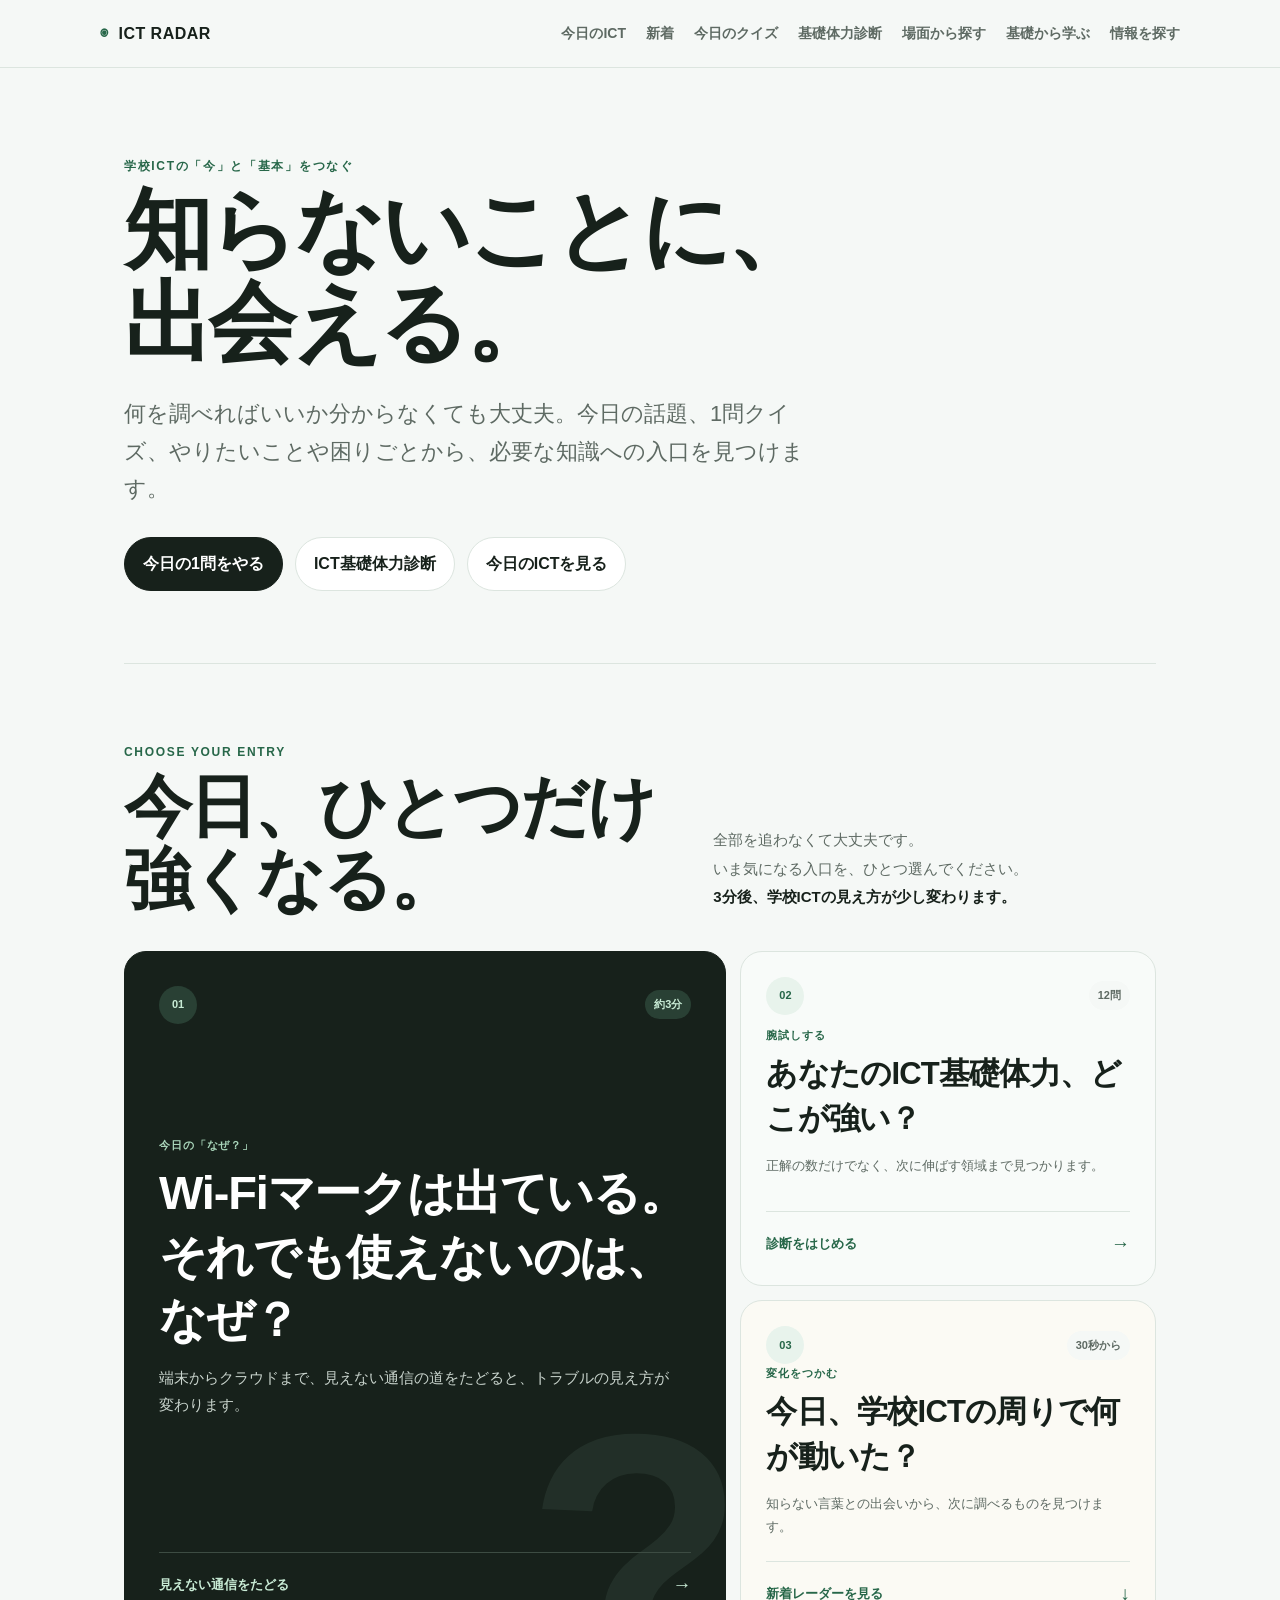
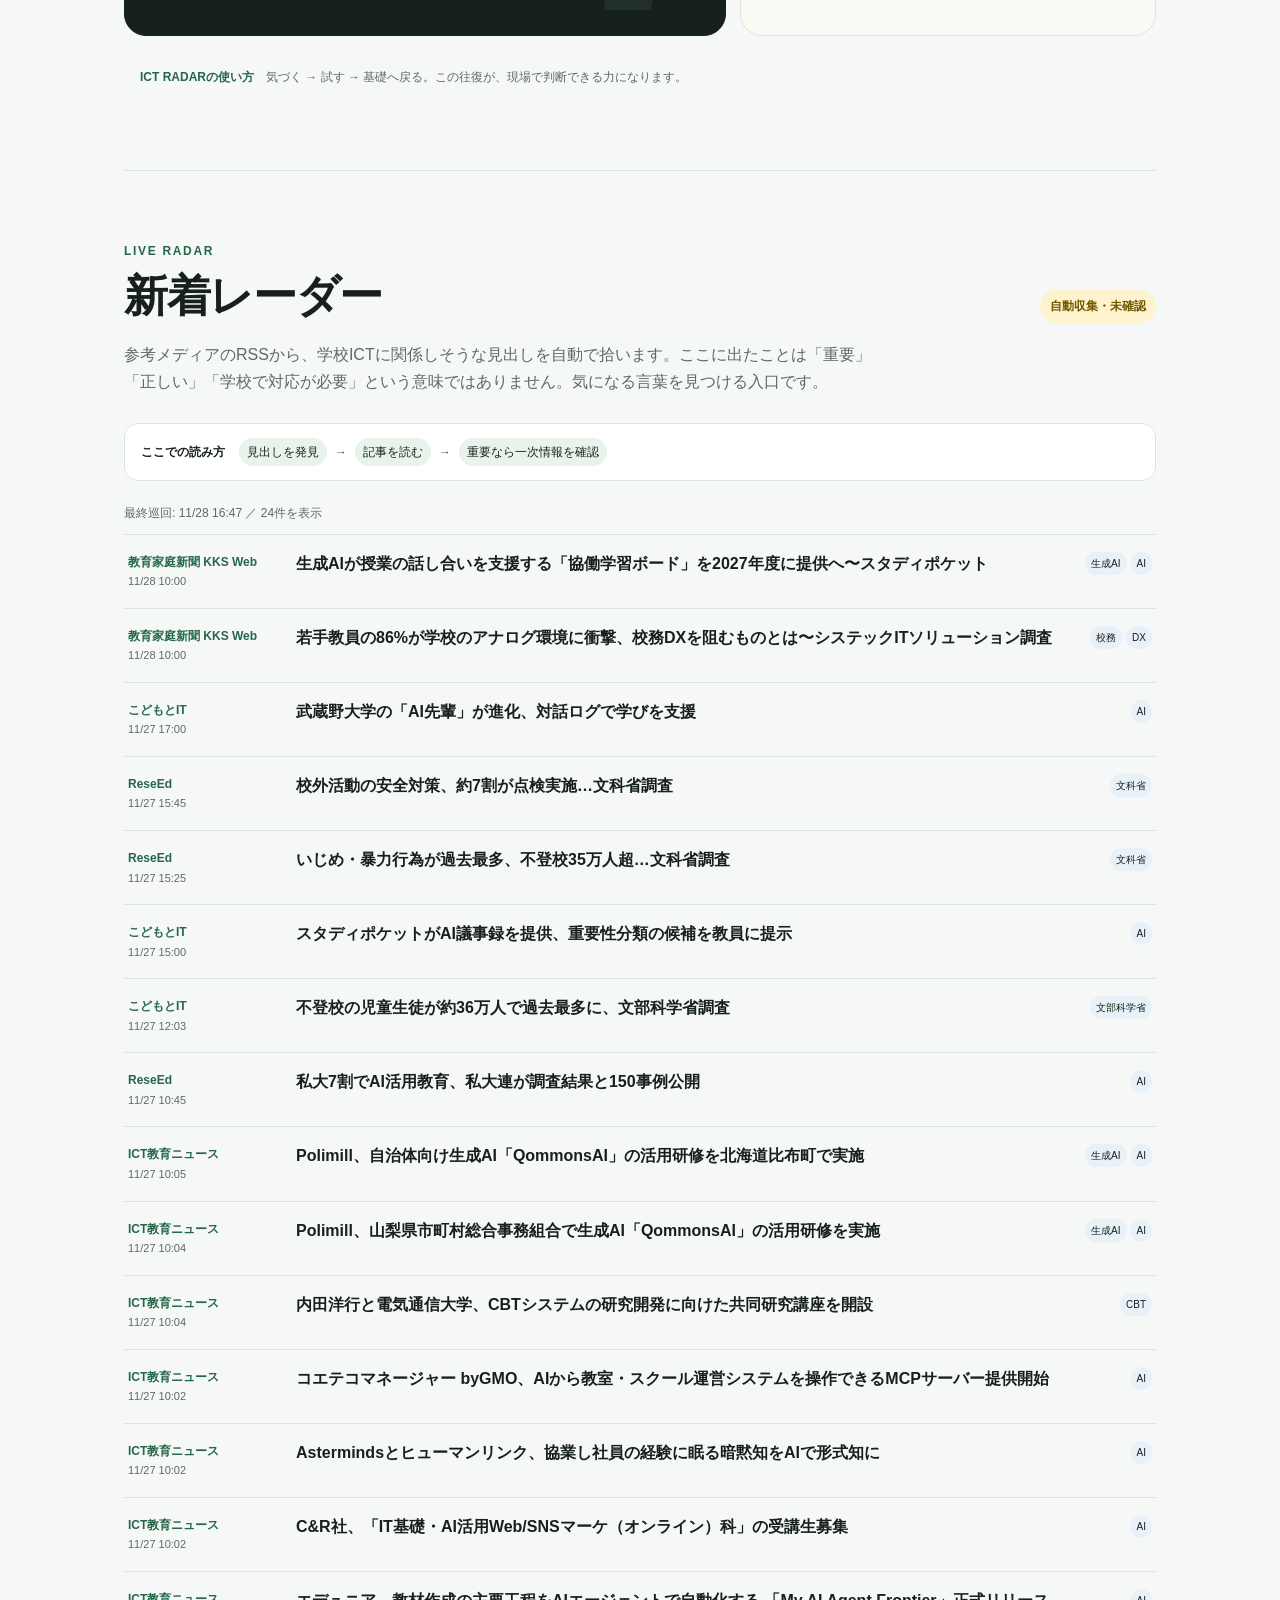
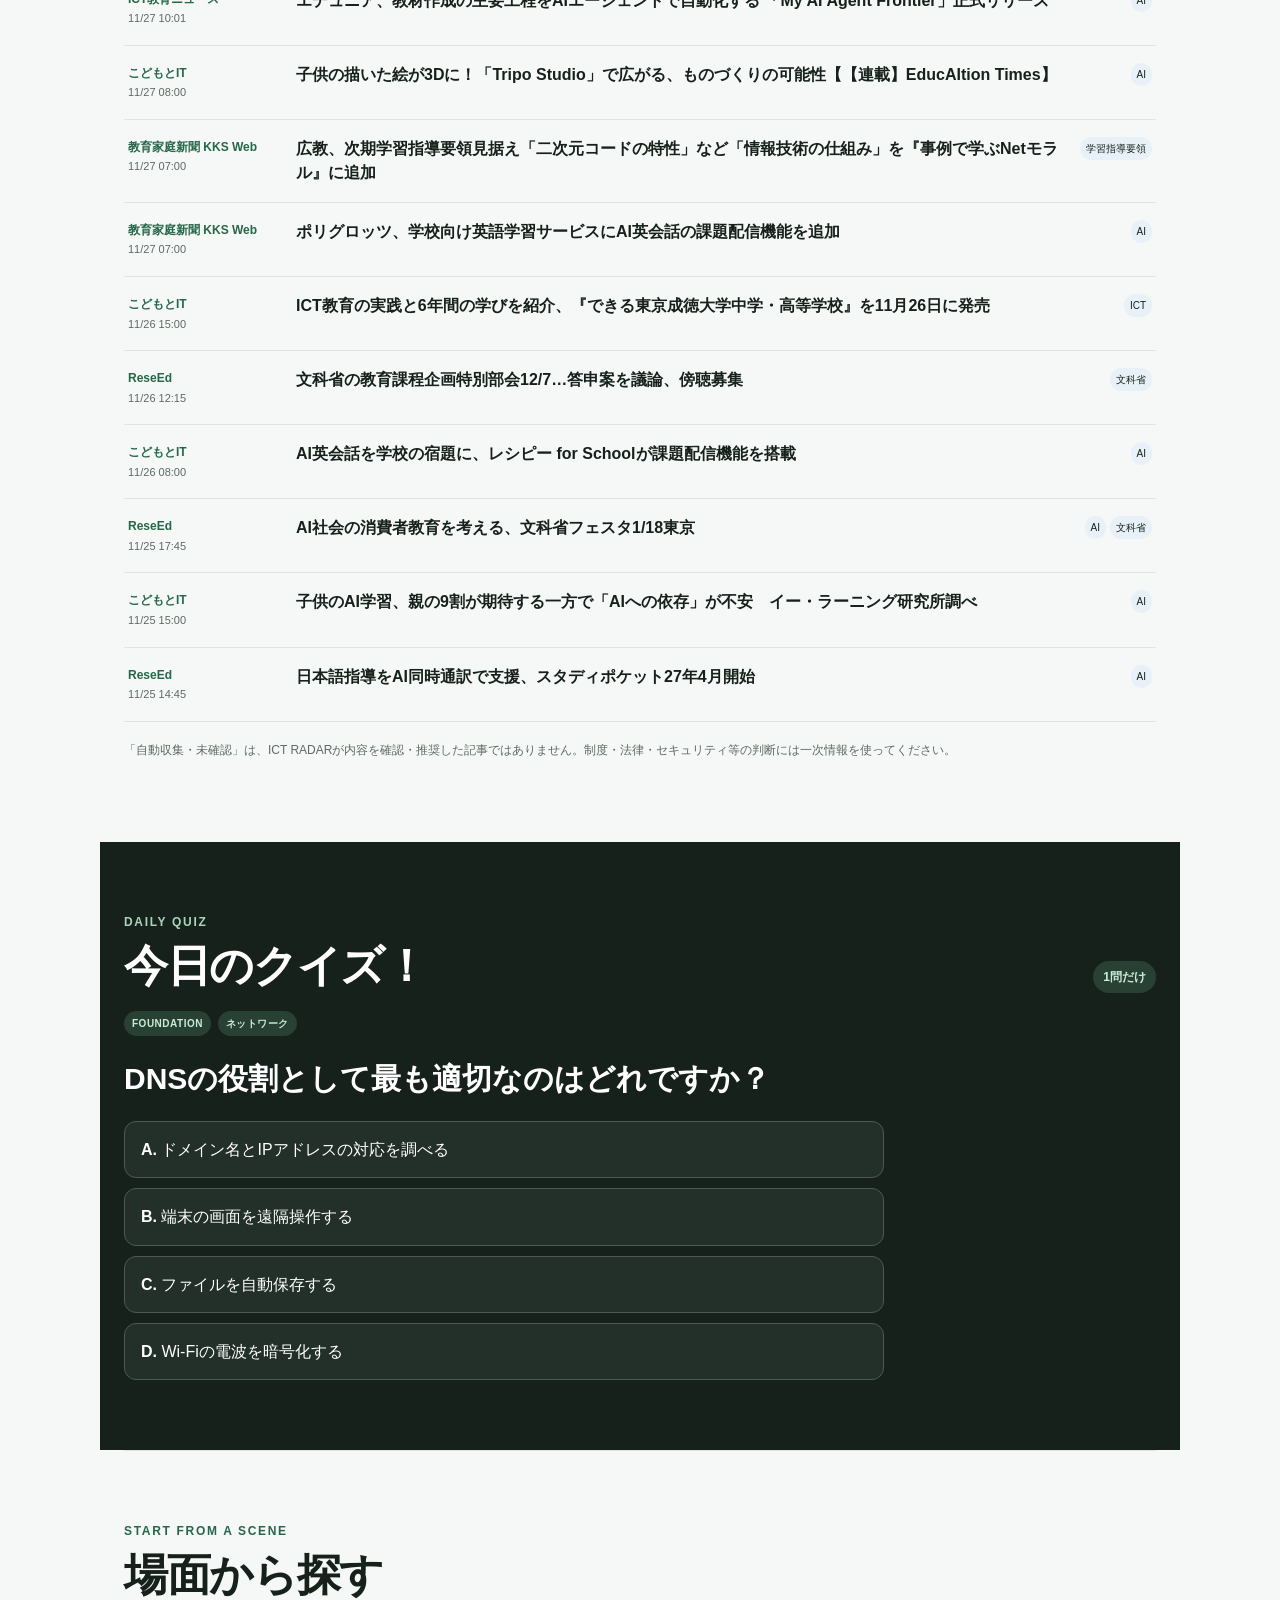
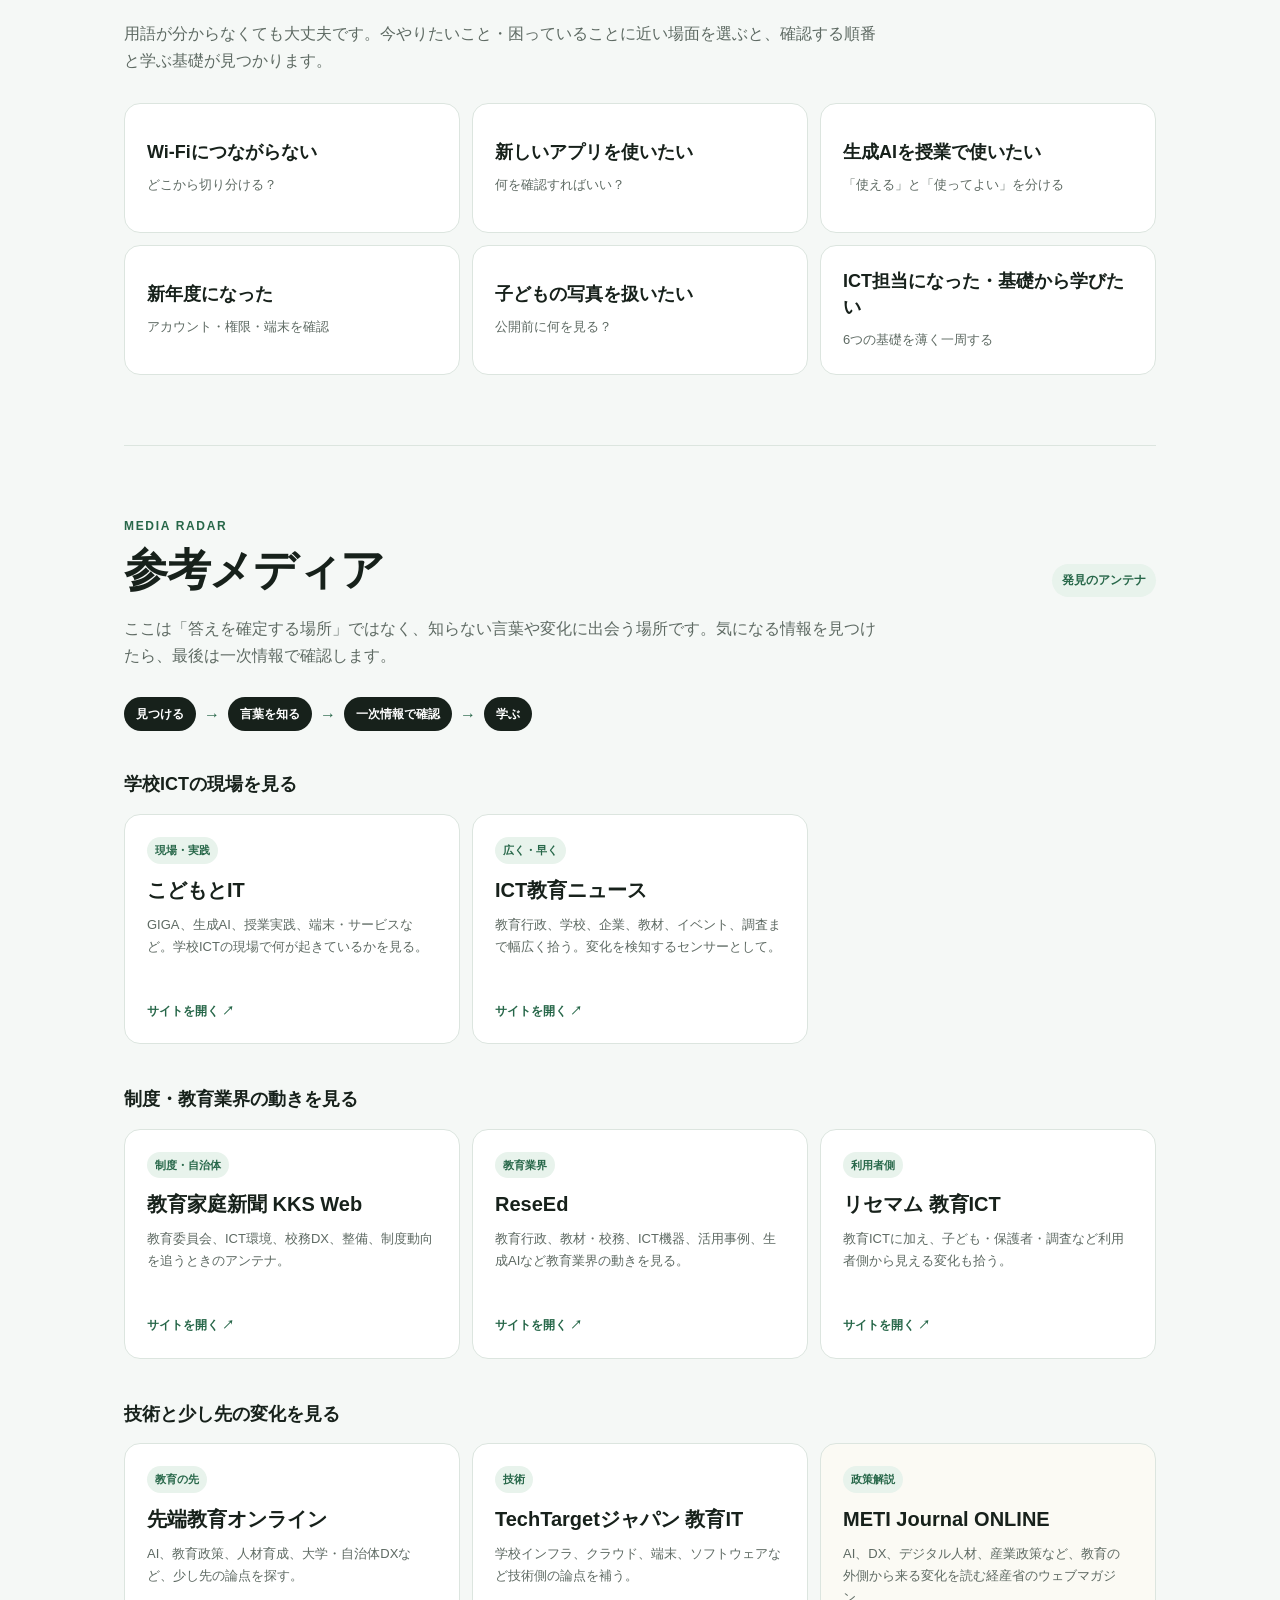
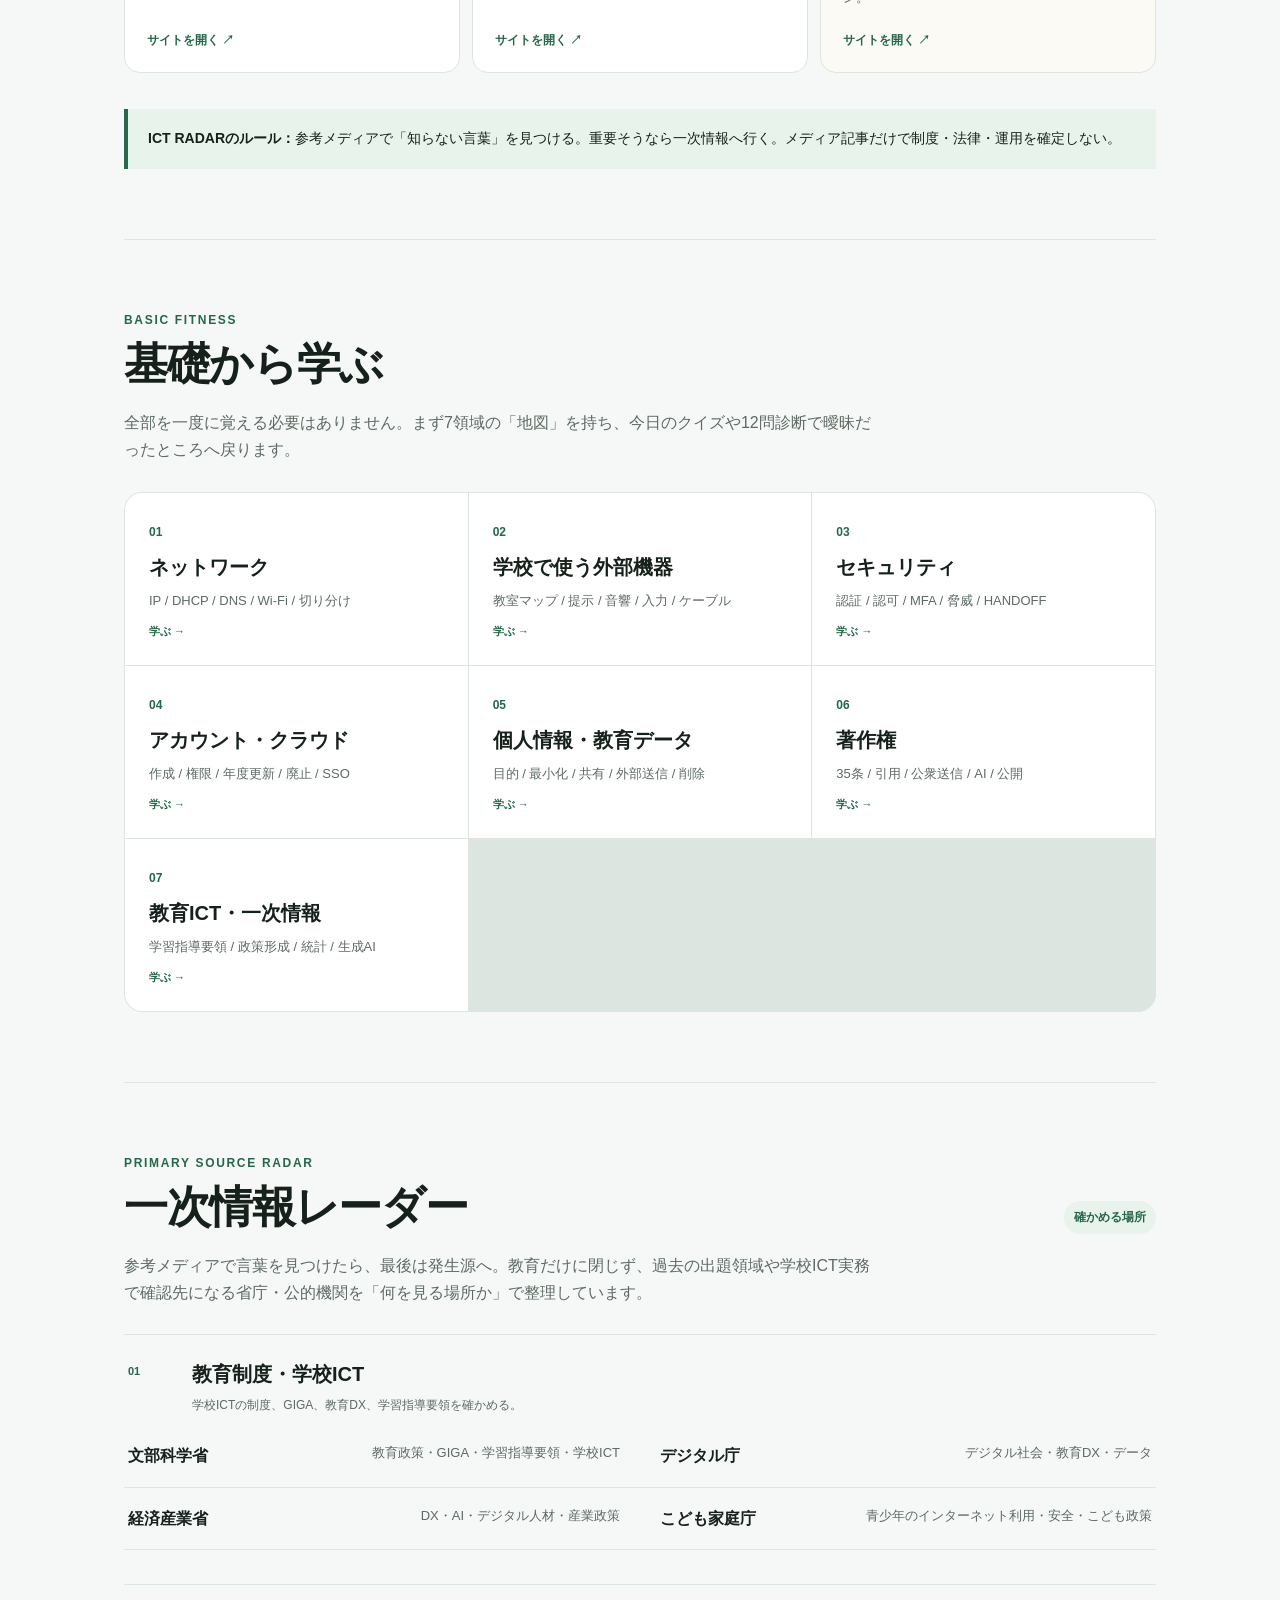
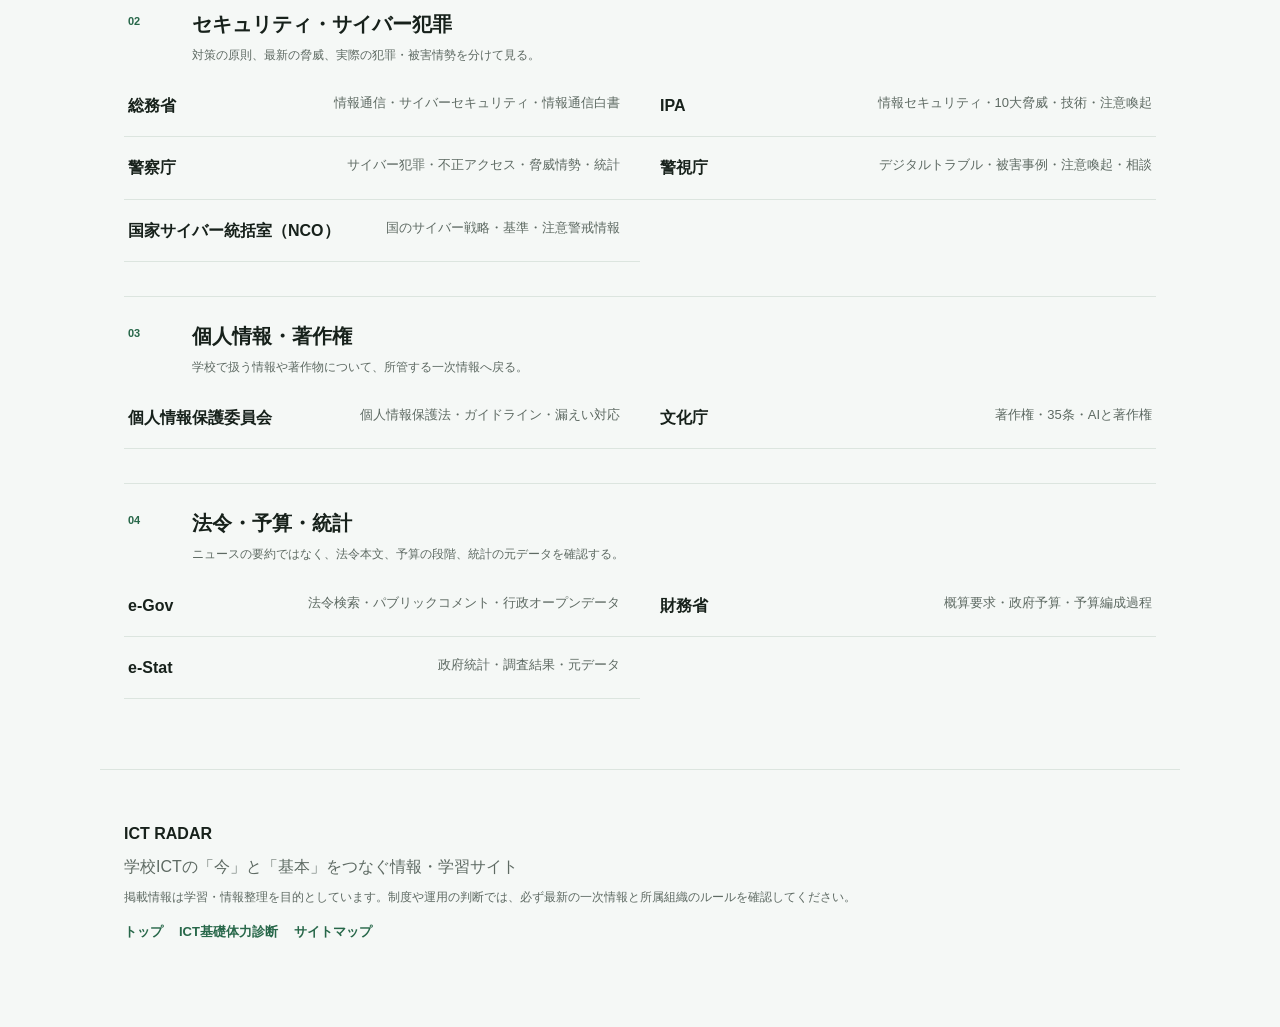
<file: index.html>
<!doctype html>
<html lang="ja">
<head>
  <meta charset="utf-8">
  <meta name="viewport" content="width=device-width,initial-scale=1">
  <meta name="description" content="学校ICTの「今」と「基本」をつなぐ情報・学習サイト">
  <title>ICT RADAR</title>
  <link rel="stylesheet" href="styles.css">
</head>
<body>
<header class="site-header">
  <a class="brand" href="#top" aria-label="ICT RADAR トップ"><span class="brand-mark">◉</span><span>ICT RADAR</span></a>
  <nav aria-label="メインメニュー">
    <a href="#today">今日のICT</a><a href="#live">新着</a><a href="#quiz">今日のクイズ</a><a href="diagnosis.html">基礎体力診断</a><a href="#scene">場面から探す</a><a href="#learn">基礎から学ぶ</a><a href="#media">情報を探す</a>
  </nav>
</header>

<main id="top">
  <section class="hero">
    <p class="eyebrow">学校ICTの「今」と「基本」をつなぐ</p>
    <h1>知らないことに、<br>出会える。</h1>
    <p class="lead">何を調べればいいか分からなくても大丈夫。今日の話題、1問クイズ、やりたいことや困りごとから、必要な知識への入口を見つけます。</p>
    <div class="hero-actions"><a class="button primary" href="#quiz">今日の1問をやる</a><a class="button" href="diagnosis.html">ICT基礎体力診断</a><a class="button" href="#today">今日のICTを見る</a></div>
  </section>

  <section id="today" class="section today-section">
    <div class="today-heading">
      <div>
        <p class="eyebrow">CHOOSE YOUR ENTRY</p>
        <h2>今日、ひとつだけ<br>強くなる。</h2>
      </div>
      <p>全部を追わなくて大丈夫です。<br>いま気になる入口を、ひとつ選んでください。<br><strong>3分後、学校ICTの見え方が少し変わります。</strong></p>
    </div>

    <div class="today-paths">
      <a class="today-path featured" href="network.html">
        <div class="path-top"><span class="path-number">01</span><span class="path-time">約3分</span></div>
        <div class="path-copy">
          <p class="path-kicker">今日の「なぜ？」</p>
          <h3>Wi‑Fiマークは出ている。<br>それでも使えないのは、なぜ？</h3>
          <p>端末からクラウドまで、見えない通信の道をたどると、トラブルの見え方が変わります。</p>
        </div>
        <span class="path-action">見えない通信をたどる <b>→</b></span>
      </a>

      <a class="today-path diagnosis-path" href="diagnosis.html">
        <div class="path-top"><span class="path-number">02</span><span class="path-time">12問</span></div>
        <div class="path-copy">
          <p class="path-kicker">腕試しする</p>
          <h3>あなたのICT基礎体力、どこが強い？</h3>
          <p>正解の数だけでなく、次に伸ばす領域まで見つかります。</p>
        </div>
        <span class="path-action">診断をはじめる <b>→</b></span>
      </a>

      <a class="today-path radar-path" href="#live">
        <div class="path-top"><span class="path-number">03</span><span class="path-time">30秒から</span></div>
        <div class="path-copy">
          <p class="path-kicker">変化をつかむ</p>
          <h3>今日、学校ICTの周りで何が動いた？</h3>
          <p>知らない言葉との出会いから、次に調べるものを見つけます。</p>
        </div>
        <span class="path-action">新着レーダーを見る <b>↓</b></span>
      </a>
    </div>

    <p class="today-note"><span>ICT RADARの使い方</span> 気づく → 試す → 基礎へ戻る。この往復が、現場で判断できる力になります。</p>
  </section>


  <section id="live" class="section live-section">
    <div class="section-head">
      <div><p class="eyebrow">LIVE RADAR</p><h2>新着レーダー</h2></div>
      <span class="status auto-status">自動収集・未確認</span>
    </div>
    <p class="section-intro">参考メディアのRSSから、学校ICTに関係しそうな見出しを自動で拾います。ここに出たことは「重要」「正しい」「学校で対応が必要」という意味ではありません。気になる言葉を見つける入口です。</p>
    <div class="live-guide"><strong>ここでの読み方</strong><span>見出しを発見</span><b>→</b><span>記事を読む</span><b>→</b><span>重要なら一次情報を確認</span></div>
    <div id="radarMeta" class="radar-meta">新着データを読み込んでいます…</div>
    <div id="radarItems" class="radar-items" aria-live="polite"></div>
    <p class="radar-caution">「自動収集・未確認」は、ICT RADARが内容を確認・推奨した記事ではありません。制度・法律・セキュリティ等の判断には一次情報を使ってください。</p>
  </section>

  <section id="quiz" class="section quiz-section">
    <div class="section-head"><div><p class="eyebrow">DAILY QUIZ</p><h2>今日のクイズ！</h2></div><span class="one">1問だけ</span></div>
    <div id="quizBox" class="quiz-box" aria-live="polite"></div>
  </section>

  <section id="scene" class="section">
    <div class="section-head"><div><p class="eyebrow">START FROM A SCENE</p><h2>場面から探す</h2></div></div>
    <p class="section-intro">用語が分からなくても大丈夫です。今やりたいこと・困っていることに近い場面を選ぶと、確認する順番と学ぶ基礎が見つかります。</p>
    <div class="scene-grid">
      <button class="scene-card" data-scene="wifi"><strong>Wi-Fiにつながらない</strong><span>どこから切り分ける？</span></button>
      <button class="scene-card" data-scene="app"><strong>新しいアプリを使いたい</strong><span>何を確認すればいい？</span></button>
      <button class="scene-card" data-scene="ai"><strong>生成AIを授業で使いたい</strong><span>「使える」と「使ってよい」を分ける</span></button>
      <button class="scene-card" data-scene="account"><strong>新年度になった</strong><span>アカウント・権限・端末を確認</span></button>
      <button class="scene-card" data-scene="photo"><strong>子どもの写真を扱いたい</strong><span>公開前に何を見る？</span></button>
      <button class="scene-card" data-scene="unknown"><strong>ICT担当になった・基礎から学びたい</strong><span>6つの基礎を薄く一周する</span></button>
    </div>
    <div id="sceneAnswer" class="scene-answer" hidden></div>
  </section>

  <section id="media" class="section media-section">
    <div class="section-head"><div><p class="eyebrow">MEDIA RADAR</p><h2>参考メディア</h2></div><span class="status">発見のアンテナ</span></div>
    <p class="section-intro">ここは「答えを確定する場所」ではなく、知らない言葉や変化に出会う場所です。気になる情報を見つけたら、最後は一次情報で確認します。</p>
    <div class="radar-flow" aria-label="ICT RADARの情報確認フロー"><span>見つける</span><b>→</b><span>言葉を知る</span><b>→</b><span>一次情報で確認</span><b>→</b><span>学ぶ</span></div>

    <div class="media-groups">
      <div class="media-group">
        <h3>学校ICTの現場を見る</h3>
        <div class="media-grid">
          <a class="media-card" href="https://edu.watch.impress.co.jp/" target="_blank" rel="noopener"><span class="media-type">現場・実践</span><strong>こどもとIT</strong><p>GIGA、生成AI、授業実践、端末・サービスなど。学校ICTの現場で何が起きているかを見る。</p><em>サイトを開く ↗</em></a>
          <a class="media-card" href="https://ict-enews.net/" target="_blank" rel="noopener"><span class="media-type">広く・早く</span><strong>ICT教育ニュース</strong><p>教育行政、学校、企業、教材、イベント、調査まで幅広く拾う。変化を検知するセンサーとして。</p><em>サイトを開く ↗</em></a>
        </div>
      </div>

      <div class="media-group">
        <h3>制度・教育業界の動きを見る</h3>
        <div class="media-grid">
          <a class="media-card" href="https://www.kknews.co.jp/ict" target="_blank" rel="noopener"><span class="media-type">制度・自治体</span><strong>教育家庭新聞 KKS Web</strong><p>教育委員会、ICT環境、校務DX、整備、制度動向を追うときのアンテナ。</p><em>サイトを開く ↗</em></a>
          <a class="media-card" href="https://reseed.resemom.jp/" target="_blank" rel="noopener"><span class="media-type">教育業界</span><strong>ReseEd</strong><p>教育行政、教材・校務、ICT機器、活用事例、生成AIなど教育業界の動きを見る。</p><em>サイトを開く ↗</em></a>
          <a class="media-card" href="https://resemom.jp/category/it-education/" target="_blank" rel="noopener"><span class="media-type">利用者側</span><strong>リセマム 教育ICT</strong><p>教育ICTに加え、子ども・保護者・調査など利用者側から見える変化も拾う。</p><em>サイトを開く ↗</em></a>
        </div>
      </div>

      <div class="media-group">
        <h3>技術と少し先の変化を見る</h3>
        <div class="media-grid">
          <a class="media-card" href="https://www.sentankyo.jp/" target="_blank" rel="noopener"><span class="media-type">教育の先</span><strong>先端教育オンライン</strong><p>AI、教育政策、人材育成、大学・自治体DXなど、少し先の論点を探す。</p><em>サイトを開く ↗</em></a>
          <a class="media-card" href="https://techtarget.itmedia.co.jp/tt/category/education/" target="_blank" rel="noopener"><span class="media-type">技術</span><strong>TechTargetジャパン 教育IT</strong><p>学校インフラ、クラウド、端末、ソフトウェアなど技術側の論点を補う。</p><em>サイトを開く ↗</em></a>
          <a class="media-card policy-media" href="https://journal.meti.go.jp/" target="_blank" rel="noopener"><span class="media-type">政策解説</span><strong>METI Journal ONLINE</strong><p>AI、DX、デジタル人材、産業政策など、教育の外側から来る変化を読む経産省のウェブマガジン。</p><em>サイトを開く ↗</em></a>
        </div>
      </div>
    </div>
    <p class="media-note"><strong>ICT RADARのルール：</strong>参考メディアで「知らない言葉」を見つける。重要そうなら一次情報へ行く。メディア記事だけで制度・法律・運用を確定しない。</p>
  </section>

  <section id="learn" class="section">
    <div class="section-head"><div><p class="eyebrow">BASIC FITNESS</p><h2>基礎から学ぶ</h2></div></div>
    <p class="section-intro">全部を一度に覚える必要はありません。まず7領域の「地図」を持ち、今日のクイズや12問診断で曖昧だったところへ戻ります。</p>
    <div class="learn-grid">
      <a class="learn-link" href="network.html"><article><span>01</span><h3>ネットワーク</h3><p>IP / DHCP / DNS / Wi-Fi / 切り分け</p><b>学ぶ →</b></article></a>
      <a class="learn-link" href="peripherals.html"><article><span>02</span><h3>学校で使う外部機器</h3><p>教室マップ / 提示 / 音響 / 入力 / ケーブル</p><b>学ぶ →</b></article></a>
      <a class="learn-link" href="security.html"><article><span>03</span><h3>セキュリティ</h3><p>認証 / 認可 / MFA / 脅威 / HANDOFF</p><b>学ぶ →</b></article></a>
      <a class="learn-link" href="account.html"><article><span>04</span><h3>アカウント・クラウド</h3><p>作成 / 権限 / 年度更新 / 廃止 / SSO</p><b>学ぶ →</b></article></a>
      <a class="learn-link" href="privacy.html"><article><span>05</span><h3>個人情報・教育データ</h3><p>目的 / 最小化 / 共有 / 外部送信 / 削除</p><b>学ぶ →</b></article></a>
      <a class="learn-link" href="copyright.html"><article><span>06</span><h3>著作権</h3><p>35条 / 引用 / 公衆送信 / AI / 公開</p><b>学ぶ →</b></article></a>
      <a class="learn-link" href="policy.html"><article><span>07</span><h3>教育ICT・一次情報</h3><p>学習指導要領 / 政策形成 / 統計 / 生成AI</p><b>学ぶ →</b></article></a>
    </div>
  </section>

  <section id="sources" class="section sources">
    <div class="section-head"><div><p class="eyebrow">PRIMARY SOURCE RADAR</p><h2>一次情報レーダー</h2></div><span class="status">確かめる場所</span></div>
    <p class="section-intro">参考メディアで言葉を見つけたら、最後は発生源へ。教育だけに閉じず、過去の出題領域や学校ICT実務で確認先になる省庁・公的機関を「何を見る場所か」で整理しています。</p>
    <div class="source-groups">
      <section class="source-group">
        <div class="source-group-head"><span>01</span><div><h3>教育制度・学校ICT</h3><p>学校ICTの制度、GIGA、教育DX、学習指導要領を確かめる。</p></div></div>
        <div class="source-list">
          <a href="https://www.mext.go.jp/" target="_blank" rel="noopener"><strong>文部科学省</strong><span>教育政策・GIGA・学習指導要領・学校ICT</span></a>
          <a href="https://www.digital.go.jp/" target="_blank" rel="noopener"><strong>デジタル庁</strong><span>デジタル社会・教育DX・データ</span></a>
          <a href="https://www.meti.go.jp/" target="_blank" rel="noopener"><strong>経済産業省</strong><span>DX・AI・デジタル人材・産業政策</span></a>
          <a href="https://www.cfa.go.jp/policies/youth-kankyou/internet_use" target="_blank" rel="noopener"><strong>こども家庭庁</strong><span>青少年のインターネット利用・安全・こども政策</span></a>
        </div>
      </section>
      <section class="source-group">
        <div class="source-group-head"><span>02</span><div><h3>セキュリティ・サイバー犯罪</h3><p>対策の原則、最新の脅威、実際の犯罪・被害情勢を分けて見る。</p></div></div>
        <div class="source-list">
          <a href="https://www.soumu.go.jp/main_sosiki/cybersecurity/kokumin/" target="_blank" rel="noopener"><strong>総務省</strong><span>情報通信・サイバーセキュリティ・情報通信白書</span></a>
          <a href="https://www.ipa.go.jp/security/" target="_blank" rel="noopener"><strong>IPA</strong><span>情報セキュリティ・10大脅威・技術・注意喚起</span></a>
          <a href="https://www.npa.go.jp/bureau/cyber/" target="_blank" rel="noopener"><strong>警察庁</strong><span>サイバー犯罪・不正アクセス・脅威情勢・統計</span></a>
          <a href="https://www.keishicho.metro.tokyo.lg.jp/kurashi/cyber/" target="_blank" rel="noopener"><strong>警視庁</strong><span>デジタルトラブル・被害事例・注意喚起・相談</span></a>
          <a href="https://www.cyber.go.jp/" target="_blank" rel="noopener"><strong>国家サイバー統括室（NCO）</strong><span>国のサイバー戦略・基準・注意警戒情報</span></a>
        </div>
      </section>
      <section class="source-group">
        <div class="source-group-head"><span>03</span><div><h3>個人情報・著作権</h3><p>学校で扱う情報や著作物について、所管する一次情報へ戻る。</p></div></div>
        <div class="source-list">
          <a href="https://www.ppc.go.jp/" target="_blank" rel="noopener"><strong>個人情報保護委員会</strong><span>個人情報保護法・ガイドライン・漏えい対応</span></a>
          <a href="https://www.bunka.go.jp/seisaku/chosakuken/" target="_blank" rel="noopener"><strong>文化庁</strong><span>著作権・35条・AIと著作権</span></a>
        </div>
      </section>
      <section class="source-group">
        <div class="source-group-head"><span>04</span><div><h3>法令・予算・統計</h3><p>ニュースの要約ではなく、法令本文、予算の段階、統計の元データを確認する。</p></div></div>
        <div class="source-list">
          <a href="https://www.e-gov.go.jp/" target="_blank" rel="noopener"><strong>e-Gov</strong><span>法令検索・パブリックコメント・行政オープンデータ</span></a>
          <a href="https://www.mof.go.jp/policy/budget/" target="_blank" rel="noopener"><strong>財務省</strong><span>概算要求・政府予算・予算編成過程</span></a>
          <a href="https://www.e-stat.go.jp/" target="_blank" rel="noopener"><strong>e-Stat</strong><span>政府統計・調査結果・元データ</span></a>
        </div>
      </section>
    </div>
  </section>
</main>

<footer>
  <strong>ICT RADAR</strong><p>学校ICTの「今」と「基本」をつなぐ情報・学習サイト</p>
  <p class="small">掲載情報は学習・情報整理を目的としています。制度や運用の判断では、必ず最新の一次情報と所属組織のルールを確認してください。</p>
  <p class="footer-links"><a href="index.html">トップ</a><a href="diagnosis.html">ICT基礎体力診断</a><a href="sitemap.html">サイトマップ</a></p>
</footer>
<script src="app.js"></script>
</body>
</html>
</file>
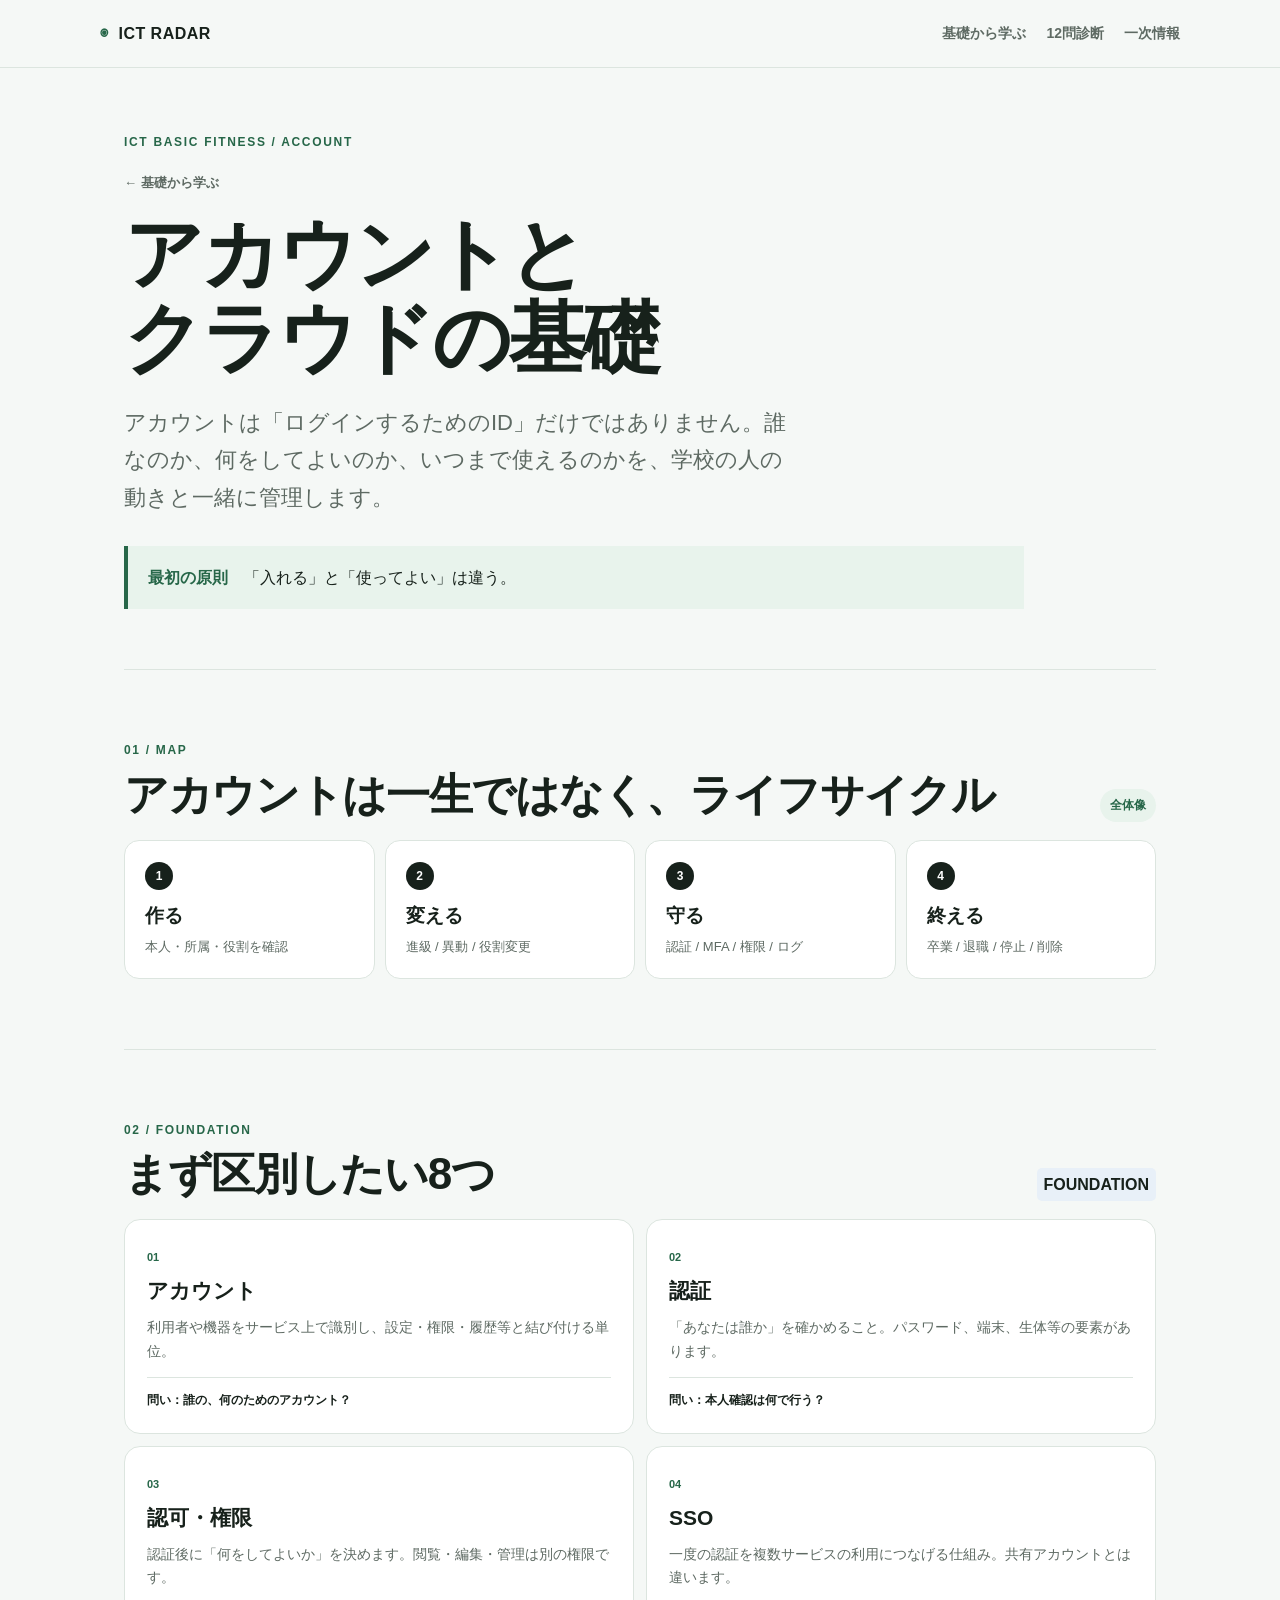
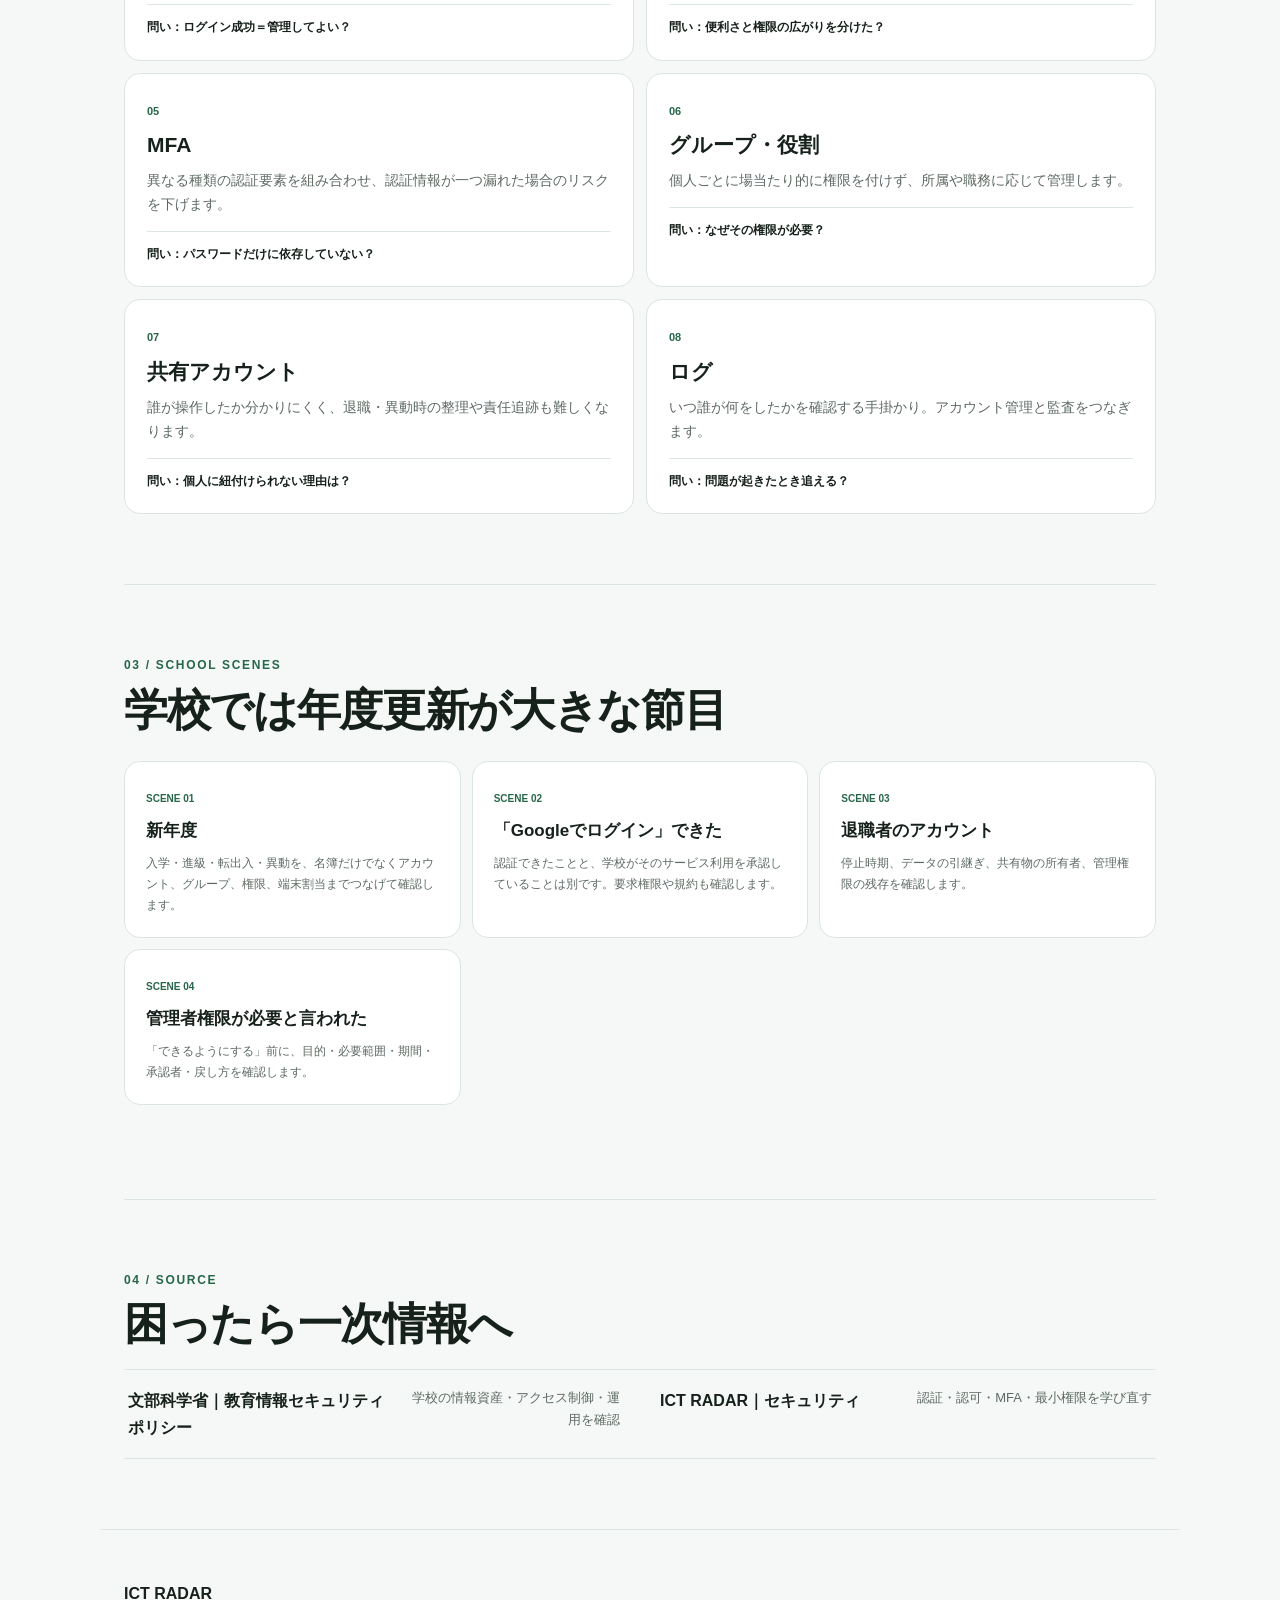
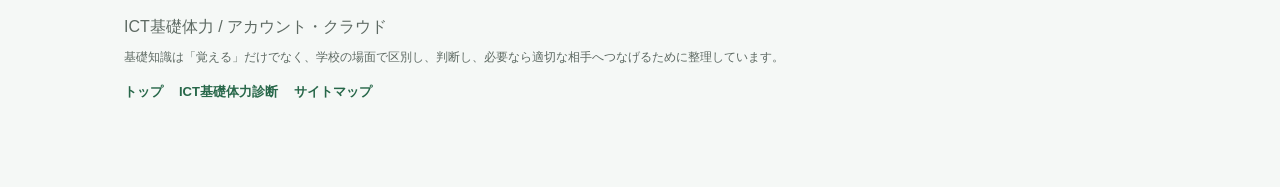
<file: account.html>
<!doctype html><html lang="ja"><head><meta charset="utf-8"><meta name="viewport" content="width=device-width,initial-scale=1"><meta name="description" content="学校ICTのアカウント・クラウド運用の基礎"><title>アカウント・クラウドの基礎 | ICT RADAR</title><link rel="stylesheet" href="styles.css"></head><body>
<header class="site-header"><a class="brand" href="index.html"><span class="brand-mark">◉</span><span>ICT RADAR</span></a><nav><a href="index.html#learn">基礎から学ぶ</a><a href="diagnosis.html">12問診断</a><a href="index.html#sources">一次情報</a></nav></header>
<main><section class="topic-hero"><p class="eyebrow">ICT BASIC FITNESS / ACCOUNT</p><p class="topic-back"><a href="index.html#learn">← 基礎から学ぶ</a></p><h1>アカウントと<br>クラウドの基礎</h1><p class="lead">アカウントは「ログインするためのID」だけではありません。誰なのか、何をしてよいのか、いつまで使えるのかを、学校の人の動きと一緒に管理します。</p><div class="topic-principle"><strong>最初の原則</strong><span>「入れる」と「使ってよい」は違う。</span></div></section>
<section class="section"><div class="section-head"><div><p class="eyebrow">01 / MAP</p><h2>アカウントは一生ではなく、ライフサイクル</h2></div><span class="status">全体像</span></div><div class="diagnose-flow"><article><span>1</span><h3>作る</h3><p>本人・所属・役割を確認</p></article><article><span>2</span><h3>変える</h3><p>進級 / 異動 / 役割変更</p></article><article><span>3</span><h3>守る</h3><p>認証 / MFA / 権限 / ログ</p></article><article><span>4</span><h3>終える</h3><p>卒業 / 退職 / 停止 / 削除</p></article></div></section>
<section class="section"><div class="section-head"><div><p class="eyebrow">02 / FOUNDATION</p><h2>まず区別したい8つ</h2></div><span class="tag foundation">FOUNDATION</span></div><div class="concept-grid">
<article><span>01</span><h3>アカウント</h3><p>利用者や機器をサービス上で識別し、設定・権限・履歴等と結び付ける単位。</p><b>問い：誰の、何のためのアカウント？</b></article>
<article><span>02</span><h3>認証</h3><p>「あなたは誰か」を確かめること。パスワード、端末、生体等の要素があります。</p><b>問い：本人確認は何で行う？</b></article>
<article><span>03</span><h3>認可・権限</h3><p>認証後に「何をしてよいか」を決めます。閲覧・編集・管理は別の権限です。</p><b>問い：ログイン成功＝管理してよい？</b></article>
<article><span>04</span><h3>SSO</h3><p>一度の認証を複数サービスの利用につなげる仕組み。共有アカウントとは違います。</p><b>問い：便利さと権限の広がりを分けた？</b></article>
<article><span>05</span><h3>MFA</h3><p>異なる種類の認証要素を組み合わせ、認証情報が一つ漏れた場合のリスクを下げます。</p><b>問い：パスワードだけに依存していない？</b></article>
<article><span>06</span><h3>グループ・役割</h3><p>個人ごとに場当たり的に権限を付けず、所属や職務に応じて管理します。</p><b>問い：なぜその権限が必要？</b></article>
<article><span>07</span><h3>共有アカウント</h3><p>誰が操作したか分かりにくく、退職・異動時の整理や責任追跡も難しくなります。</p><b>問い：個人に紐付けられない理由は？</b></article>
<article><span>08</span><h3>ログ</h3><p>いつ誰が何をしたかを確認する手掛かり。アカウント管理と監査をつなぎます。</p><b>問い：問題が起きたとき追える？</b></article>
</div></section>
<section class="section"><div class="section-head"><div><p class="eyebrow">03 / SCHOOL SCENES</p><h2>学校では年度更新が大きな節目</h2></div></div><div class="scene-security-grid"><article><span>SCENE 01</span><h3>新年度</h3><p>入学・進級・転出入・異動を、名簿だけでなくアカウント、グループ、権限、端末割当までつなげて確認します。</p></article><article><span>SCENE 02</span><h3>「Googleでログイン」できた</h3><p>認証できたことと、学校がそのサービス利用を承認していることは別です。要求権限や規約も確認します。</p></article><article><span>SCENE 03</span><h3>退職者のアカウント</h3><p>停止時期、データの引継ぎ、共有物の所有者、管理権限の残存を確認します。</p></article><article><span>SCENE 04</span><h3>管理者権限が必要と言われた</h3><p>「できるようにする」前に、目的・必要範囲・期間・承認者・戻し方を確認します。</p></article></div></section>
<section class="section"><div class="section-head"><div><p class="eyebrow">04 / SOURCE</p><h2>困ったら一次情報へ</h2></div></div><div class="source-list"><a href="https://www.mext.go.jp/a_menu/shotou/zyouhou/detail/1397369.htm" target="_blank" rel="noopener"><strong>文部科学省｜教育情報セキュリティポリシー</strong><span>学校の情報資産・アクセス制御・運用を確認</span></a><a href="security.html"><strong>ICT RADAR｜セキュリティ</strong><span>認証・認可・MFA・最小権限を学び直す</span></a></div></section></main><footer><strong>ICT RADAR</strong><p>ICT基礎体力 / アカウント・クラウド</p><p class="small">基礎知識は「覚える」だけでなく、学校の場面で区別し、判断し、必要なら適切な相手へつなげるために整理しています。</p>  <p class="footer-links"><a href="index.html">トップ</a><a href="diagnosis.html">ICT基礎体力診断</a><a href="sitemap.html">サイトマップ</a></p>
</footer></body></html>
</file>
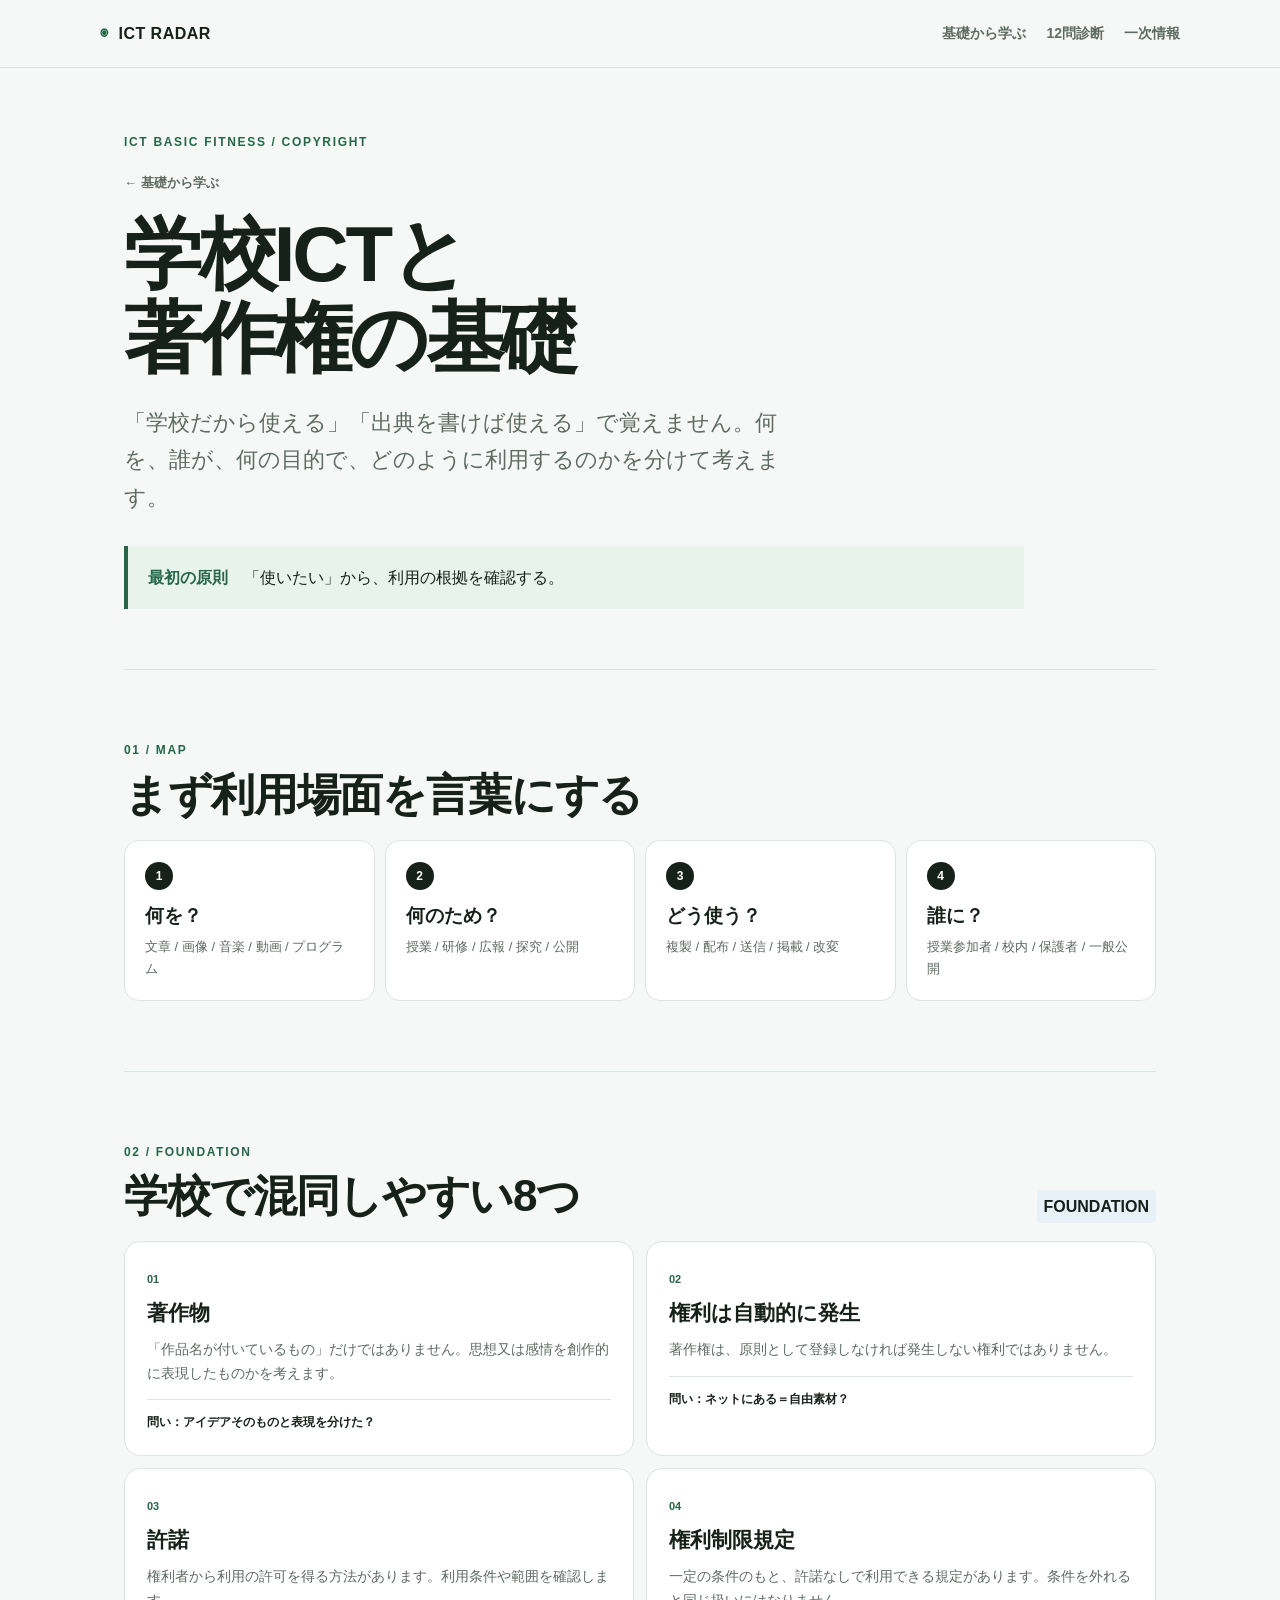
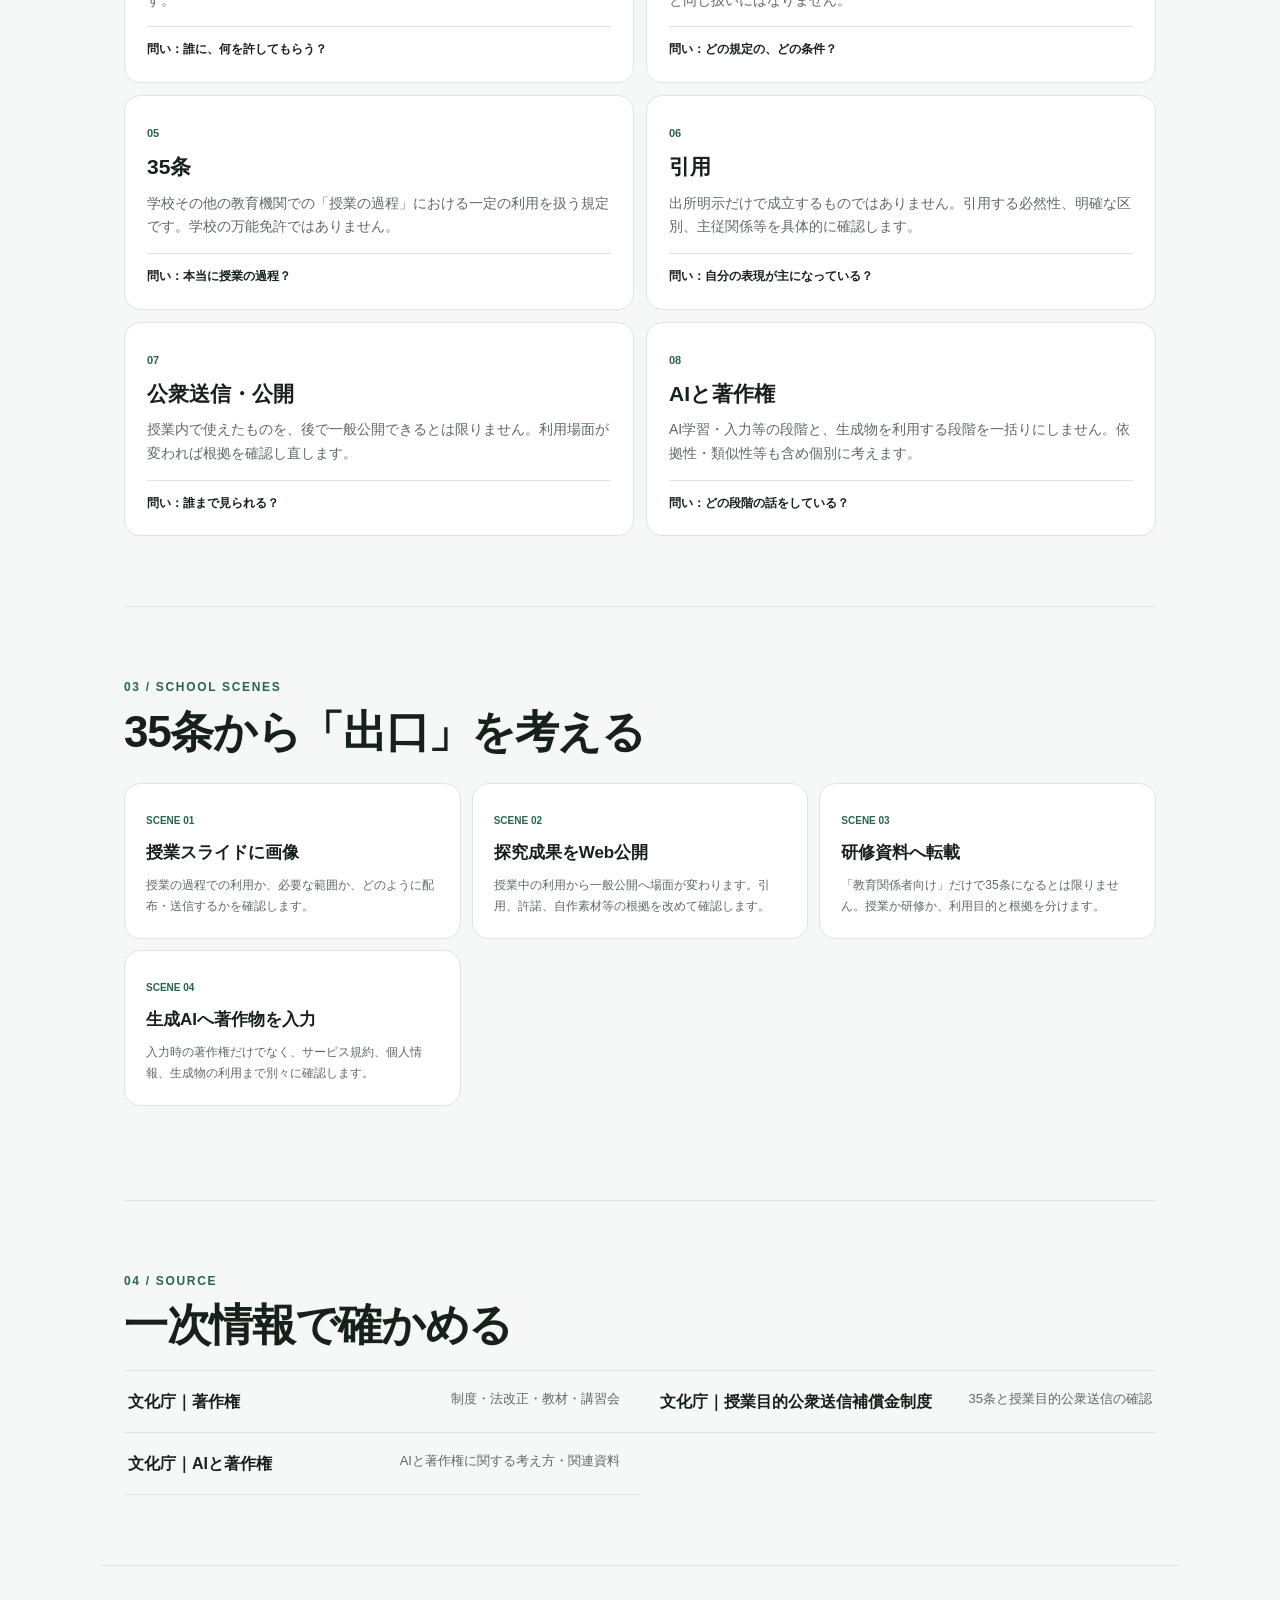
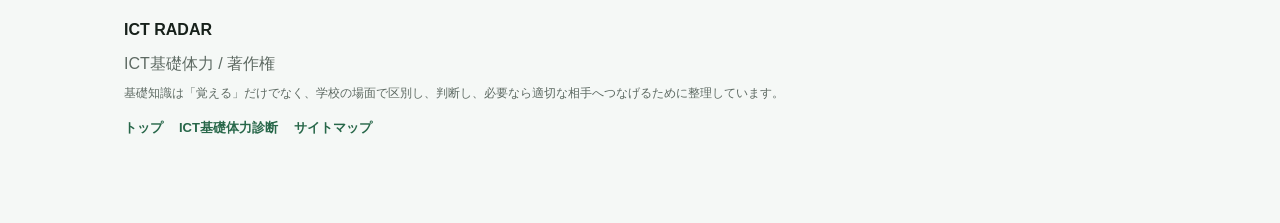
<file: copyright.html>
<!doctype html><html lang="ja"><head><meta charset="utf-8"><meta name="viewport" content="width=device-width,initial-scale=1"><meta name="description" content="学校ICTの著作権の基礎"><title>著作権の基礎 | ICT RADAR</title><link rel="stylesheet" href="styles.css"></head><body><header class="site-header"><a class="brand" href="index.html"><span class="brand-mark">◉</span><span>ICT RADAR</span></a><nav><a href="index.html#learn">基礎から学ぶ</a><a href="diagnosis.html">12問診断</a><a href="index.html#sources">一次情報</a></nav></header><main>
<section class="topic-hero"><p class="eyebrow">ICT BASIC FITNESS / COPYRIGHT</p><p class="topic-back"><a href="index.html#learn">← 基礎から学ぶ</a></p><h1>学校ICTと<br>著作権の基礎</h1><p class="lead">「学校だから使える」「出典を書けば使える」で覚えません。何を、誰が、何の目的で、どのように利用するのかを分けて考えます。</p><div class="topic-principle"><strong>最初の原則</strong><span>「使いたい」から、利用の根拠を確認する。</span></div></section>
<section class="section"><div class="section-head"><div><p class="eyebrow">01 / MAP</p><h2>まず利用場面を言葉にする</h2></div></div><div class="diagnose-flow"><article><span>1</span><h3>何を？</h3><p>文章 / 画像 / 音楽 / 動画 / プログラム</p></article><article><span>2</span><h3>何のため？</h3><p>授業 / 研修 / 広報 / 探究 / 公開</p></article><article><span>3</span><h3>どう使う？</h3><p>複製 / 配布 / 送信 / 掲載 / 改変</p></article><article><span>4</span><h3>誰に？</h3><p>授業参加者 / 校内 / 保護者 / 一般公開</p></article></div></section>
<section class="section"><div class="section-head"><div><p class="eyebrow">02 / FOUNDATION</p><h2>学校で混同しやすい8つ</h2></div><span class="tag foundation">FOUNDATION</span></div><div class="concept-grid">
<article><span>01</span><h3>著作物</h3><p>「作品名が付いているもの」だけではありません。思想又は感情を創作的に表現したものかを考えます。</p><b>問い：アイデアそのものと表現を分けた？</b></article>
<article><span>02</span><h3>権利は自動的に発生</h3><p>著作権は、原則として登録しなければ発生しない権利ではありません。</p><b>問い：ネットにある＝自由素材？</b></article>
<article><span>03</span><h3>許諾</h3><p>権利者から利用の許可を得る方法があります。利用条件や範囲を確認します。</p><b>問い：誰に、何を許してもらう？</b></article>
<article><span>04</span><h3>権利制限規定</h3><p>一定の条件のもと、許諾なしで利用できる規定があります。条件を外れると同じ扱いにはなりません。</p><b>問い：どの規定の、どの条件？</b></article>
<article><span>05</span><h3>35条</h3><p>学校その他の教育機関での「授業の過程」における一定の利用を扱う規定です。学校の万能免許ではありません。</p><b>問い：本当に授業の過程？</b></article>
<article><span>06</span><h3>引用</h3><p>出所明示だけで成立するものではありません。引用する必然性、明確な区別、主従関係等を具体的に確認します。</p><b>問い：自分の表現が主になっている？</b></article>
<article><span>07</span><h3>公衆送信・公開</h3><p>授業内で使えたものを、後で一般公開できるとは限りません。利用場面が変われば根拠を確認し直します。</p><b>問い：誰まで見られる？</b></article>
<article><span>08</span><h3>AIと著作権</h3><p>AI学習・入力等の段階と、生成物を利用する段階を一括りにしません。依拠性・類似性等も含め個別に考えます。</p><b>問い：どの段階の話をしている？</b></article>
</div></section>
<section class="section"><div class="section-head"><div><p class="eyebrow">03 / SCHOOL SCENES</p><h2>35条から「出口」を考える</h2></div></div><div class="scene-security-grid"><article><span>SCENE 01</span><h3>授業スライドに画像</h3><p>授業の過程での利用か、必要な範囲か、どのように配布・送信するかを確認します。</p></article><article><span>SCENE 02</span><h3>探究成果をWeb公開</h3><p>授業中の利用から一般公開へ場面が変わります。引用、許諾、自作素材等の根拠を改めて確認します。</p></article><article><span>SCENE 03</span><h3>研修資料へ転載</h3><p>「教育関係者向け」だけで35条になるとは限りません。授業か研修か、利用目的と根拠を分けます。</p></article><article><span>SCENE 04</span><h3>生成AIへ著作物を入力</h3><p>入力時の著作権だけでなく、サービス規約、個人情報、生成物の利用まで別々に確認します。</p></article></div></section>
<section class="section"><div class="section-head"><div><p class="eyebrow">04 / SOURCE</p><h2>一次情報で確かめる</h2></div></div><div class="source-list"><a href="https://www.bunka.go.jp/seisaku/chosakuken/" target="_blank" rel="noopener"><strong>文化庁｜著作権</strong><span>制度・法改正・教材・講習会</span></a><a href="https://www.bunka.go.jp/seisaku/chosakuken/kakushushitei/94237801.html" target="_blank" rel="noopener"><strong>文化庁｜授業目的公衆送信補償金制度</strong><span>35条と授業目的公衆送信の確認</span></a><a href="https://www.bunka.go.jp/seisaku/chosakuken/aiandcopyright.html" target="_blank" rel="noopener"><strong>文化庁｜AIと著作権</strong><span>AIと著作権に関する考え方・関連資料</span></a></div></section></main><footer><strong>ICT RADAR</strong><p>ICT基礎体力 / 著作権</p><p class="small">基礎知識は「覚える」だけでなく、学校の場面で区別し、判断し、必要なら適切な相手へつなげるために整理しています。</p>  <p class="footer-links"><a href="index.html">トップ</a><a href="diagnosis.html">ICT基礎体力診断</a><a href="sitemap.html">サイトマップ</a></p>
</footer></body></html>
</file>
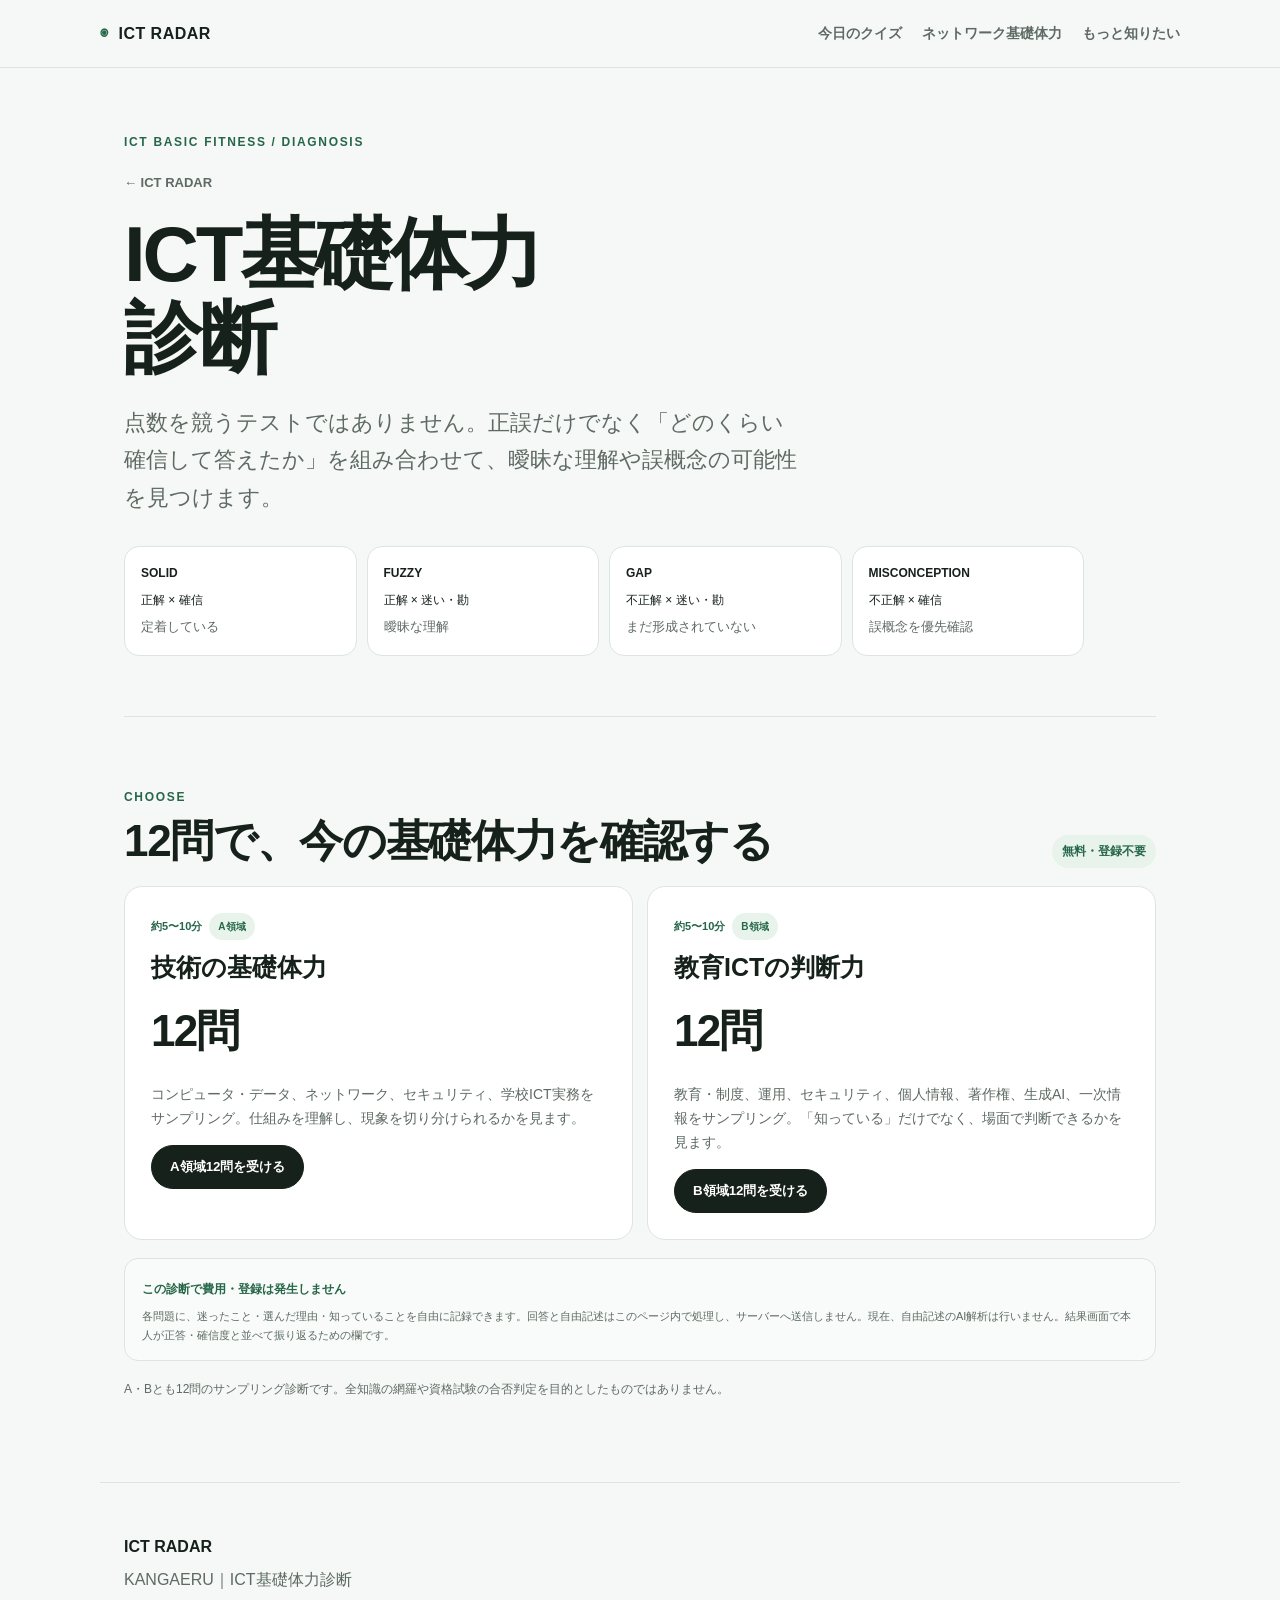
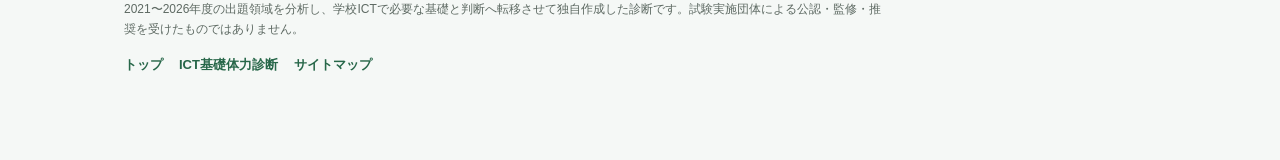
<file: diagnosis.html>
<!doctype html>
<html lang="ja">
<head>
<meta charset="utf-8"><meta name="viewport" content="width=device-width,initial-scale=1">
<meta name="description" content="ICT RADAR ICT基礎体力診断">
<title>ICT基礎体力診断 | ICT RADAR</title>
<link rel="stylesheet" href="styles.css">
</head>
<body>
<header class="site-header">
  <a class="brand" href="index.html"><span class="brand-mark">◉</span><span>ICT RADAR</span></a>
  <nav><a href="index.html#quiz">今日のクイズ</a><a href="network.html">ネットワーク基礎体力</a><a href="index.html#learn">もっと知りたい</a></nav>
</header>
<main>
<section class="topic-hero diagnosis-hero">
  <p class="eyebrow">ICT BASIC FITNESS / DIAGNOSIS</p>
  <p class="topic-back"><a href="index.html">← ICT RADAR</a></p>
  <h1>ICT基礎体力<br>診断</h1>
  <p class="lead">点数を競うテストではありません。正誤だけでなく「どのくらい確信して答えたか」を組み合わせて、曖昧な理解や誤概念の可能性を見つけます。</p>
  <div class="diagnosis-model">
    <div><b>SOLID</b><span>正解 × 確信</span><small>定着している</small></div>
    <div><b>FUZZY</b><span>正解 × 迷い・勘</span><small>曖昧な理解</small></div>
    <div><b>GAP</b><span>不正解 × 迷い・勘</span><small>まだ形成されていない</small></div>
    <div><b>MISCONCEPTION</b><span>不正解 × 確信</span><small>誤概念を優先確認</small></div>
  </div>
</section>

<section id="diagnosisStart" class="section">
  <div class="section-head"><div><p class="eyebrow">CHOOSE</p><h2>12問で、今の基礎体力を確認する</h2></div><span class="status">無料・登録不要</span></div>
  <div class="course-grid">
    <article class="course-card">
      <div class="course-badges"><span class="course-time">約5〜10分</span><span class="free-badge">A領域</span></div><h3>技術の基礎体力</h3><strong>12問</strong>
      <p>コンピュータ・データ、ネットワーク、セキュリティ、学校ICT実務をサンプリング。仕組みを理解し、現象を切り分けられるかを見ます。</p>
      <button id="startQuick" class="button primary" type="button">A領域12問を受ける</button>
    </article>
    <article class="course-card">
      <div class="course-badges"><span class="course-time">約5〜10分</span><span class="free-badge">B領域</span></div><h3>教育ICTの判断力</h3><strong>12問</strong>
      <p>教育・制度、運用、セキュリティ、個人情報、著作権、生成AI、一次情報をサンプリング。「知っている」だけでなく、場面で判断できるかを見ます。</p>
      <button id="startB" class="button primary" type="button">B領域12問を受ける</button>
    </article>
  </div>
  <div class="privacy-note"><b>この診断で費用・登録は発生しません</b><p>各問題に、迷ったこと・選んだ理由・知っていることを自由に記録できます。回答と自由記述はこのページ内で処理し、サーバーへ送信しません。現在、自由記述のAI解析は行いません。結果画面で本人が正答・確信度と並べて振り返るための欄です。</p></div><p class="diagnosis-note">A・Bとも12問のサンプリング診断です。全知識の網羅や資格試験の合否判定を目的としたものではありません。</p>
</section>

<section id="diagnosisRun" class="section diagnosis-run" hidden>
  <div class="diag-topline"><button id="quitDiagnosis" class="text-button" type="button">← コース選択へ</button><span id="diagMode"></span></div>
  <div class="diag-progress"><div id="diagProgressBar"></div></div>
  <div id="diagProgressText" class="radar-meta"></div>
  <div id="diagnosisQuestion"></div>
</section>

<section id="diagnosisResult" class="section" hidden>
  <div class="section-head"><div><p class="eyebrow">RESULT</p><h2>診断結果</h2></div><span class="status">点数より「状態」を見る</span></div>
  <div id="resultSummary"></div>
  <div id="resultSets"></div>
  <div id="resultReview"></div>
  <div class="result-actions">
    <button id="retryDiagnosis" class="button primary" type="button">もう一度受ける</button>
    <button id="printDiagnosis" class="button" type="button">結果を印刷・PDF保存</button>
    <a class="button" href="network.html">ネットワークを学ぶ</a>
    <a class="button" href="security.html">セキュリティを学ぶ</a>
  </div>
</section>
</main>
<footer><strong>ICT RADAR</strong><p>KANGAERU｜ICT基礎体力診断</p><p class="small">2021〜2026年度の出題領域を分析し、学校ICTで必要な基礎と判断へ転移させて独自作成した診断です。試験実施団体による公認・監修・推奨を受けたものではありません。</p>  <p class="footer-links"><a href="index.html">トップ</a><a href="diagnosis.html">ICT基礎体力診断</a><a href="sitemap.html">サイトマップ</a></p>
</footer>
<script src="diagnosis.js"></script>
</body></html>
</file>
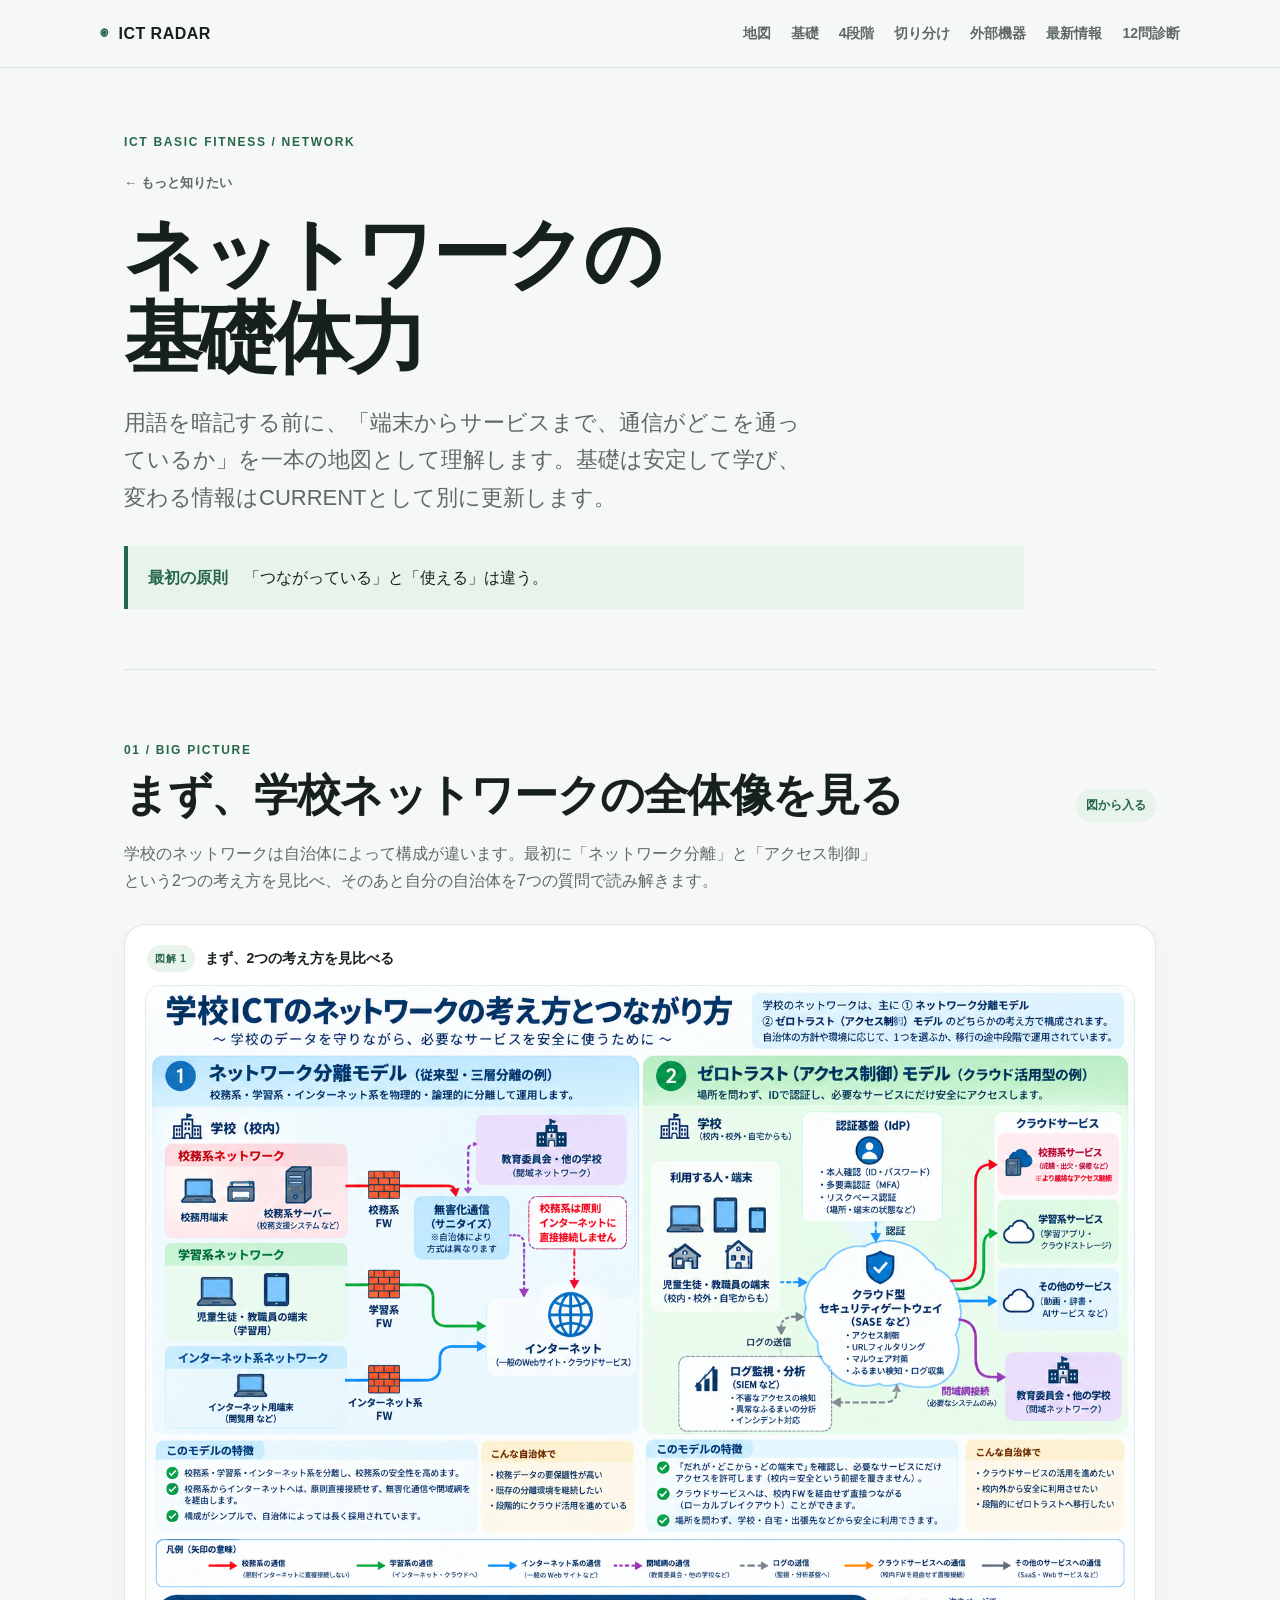
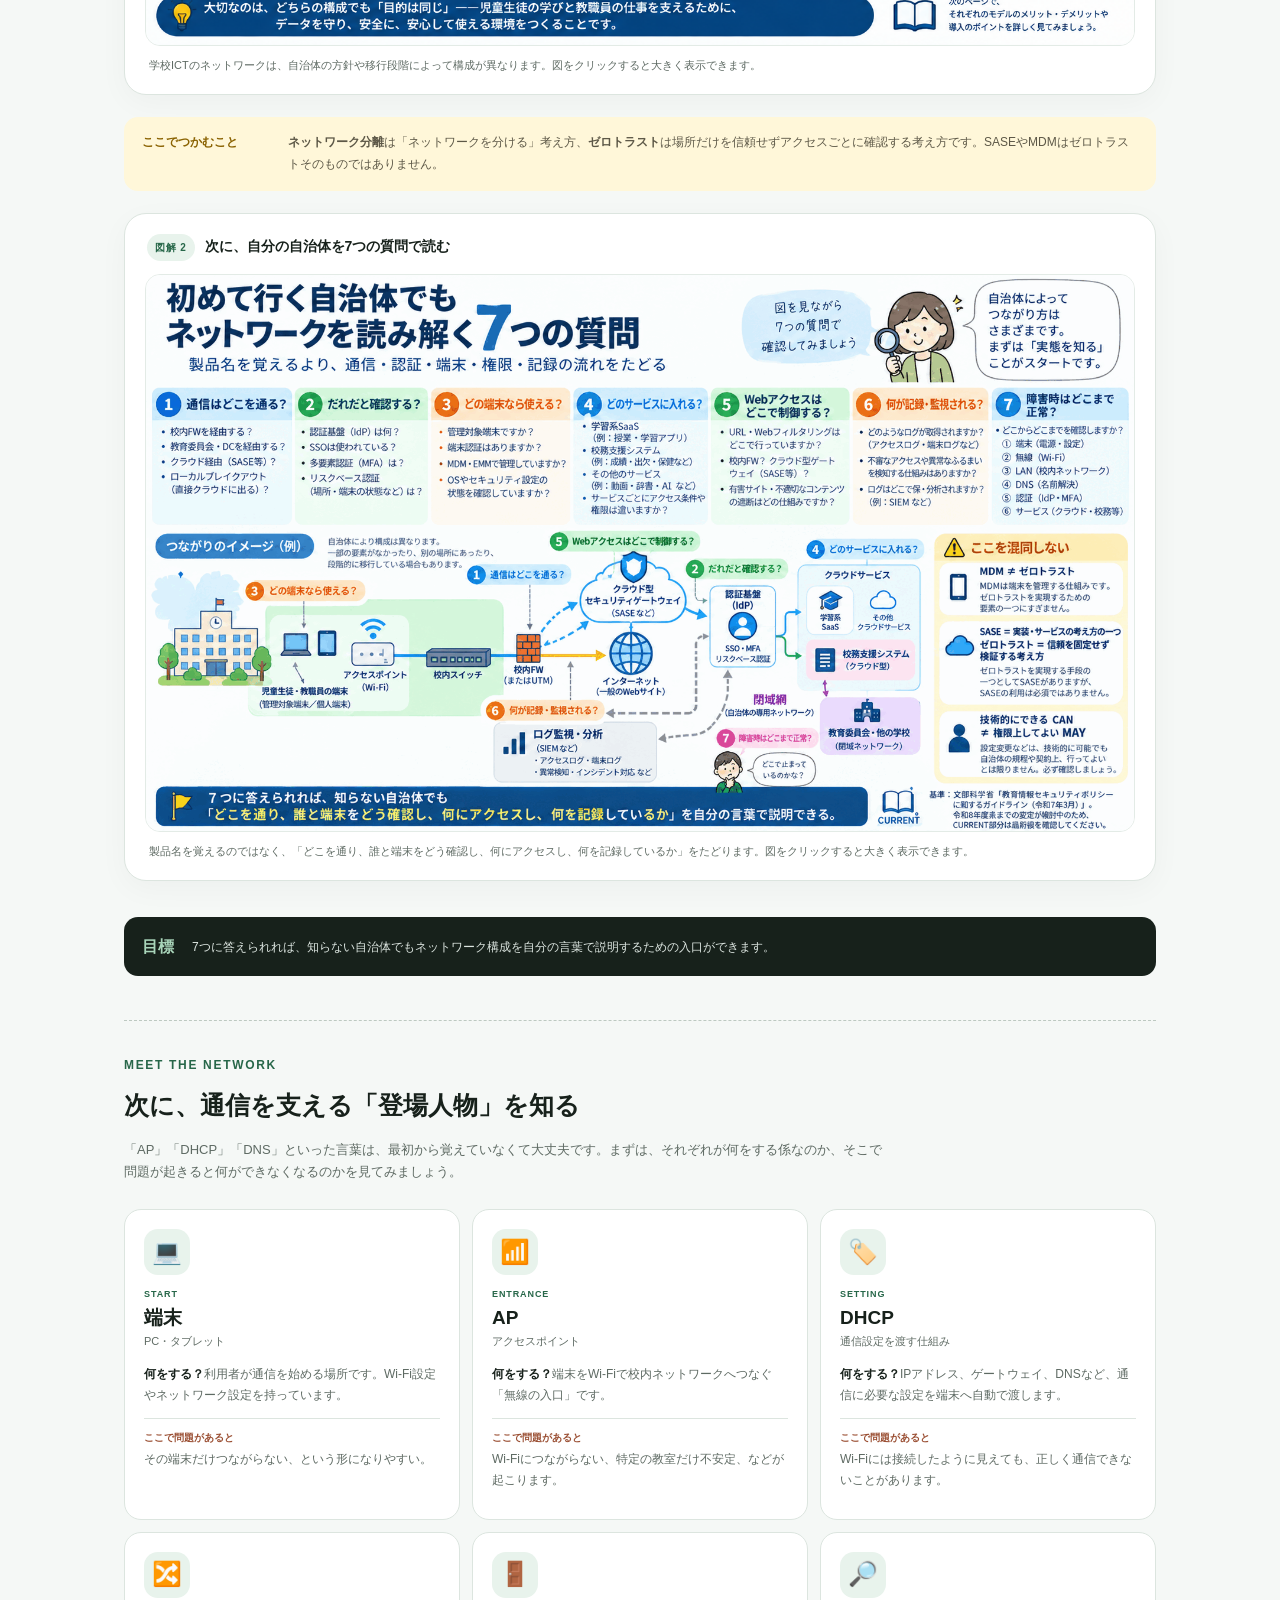
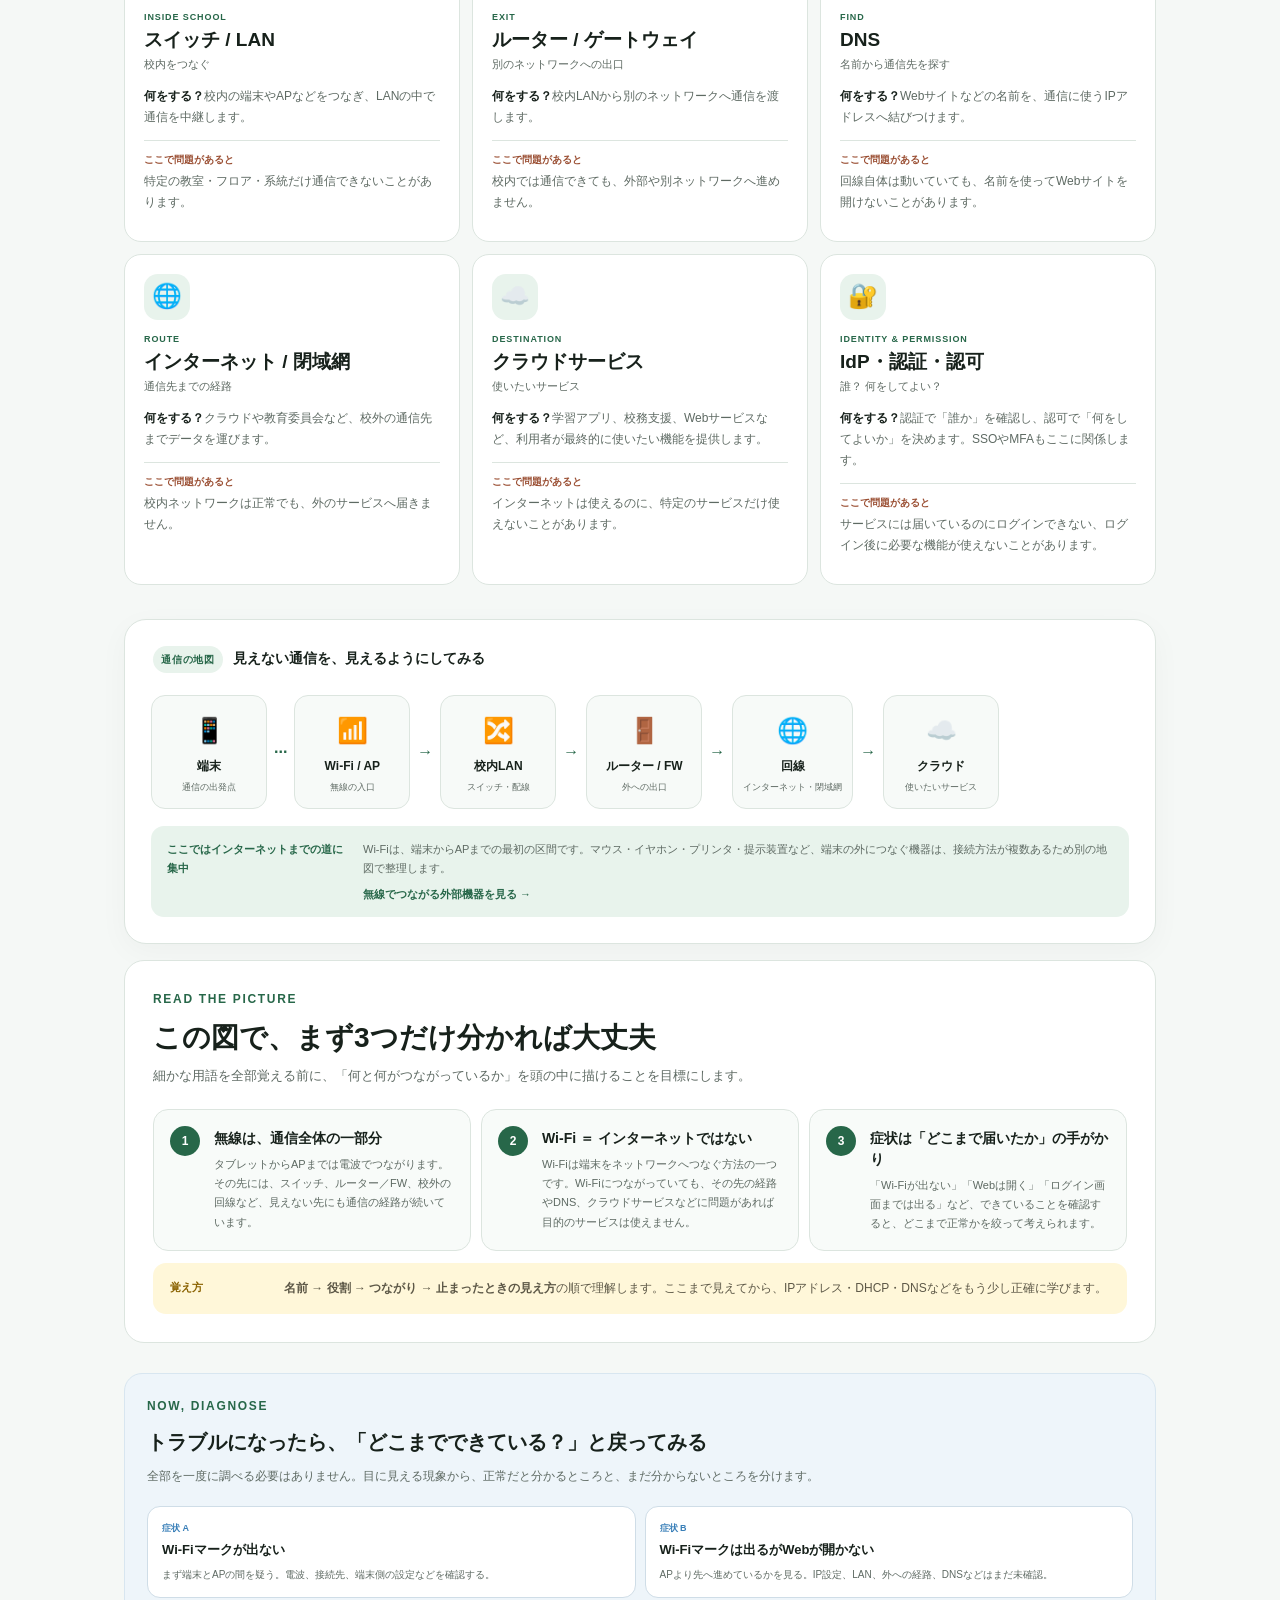
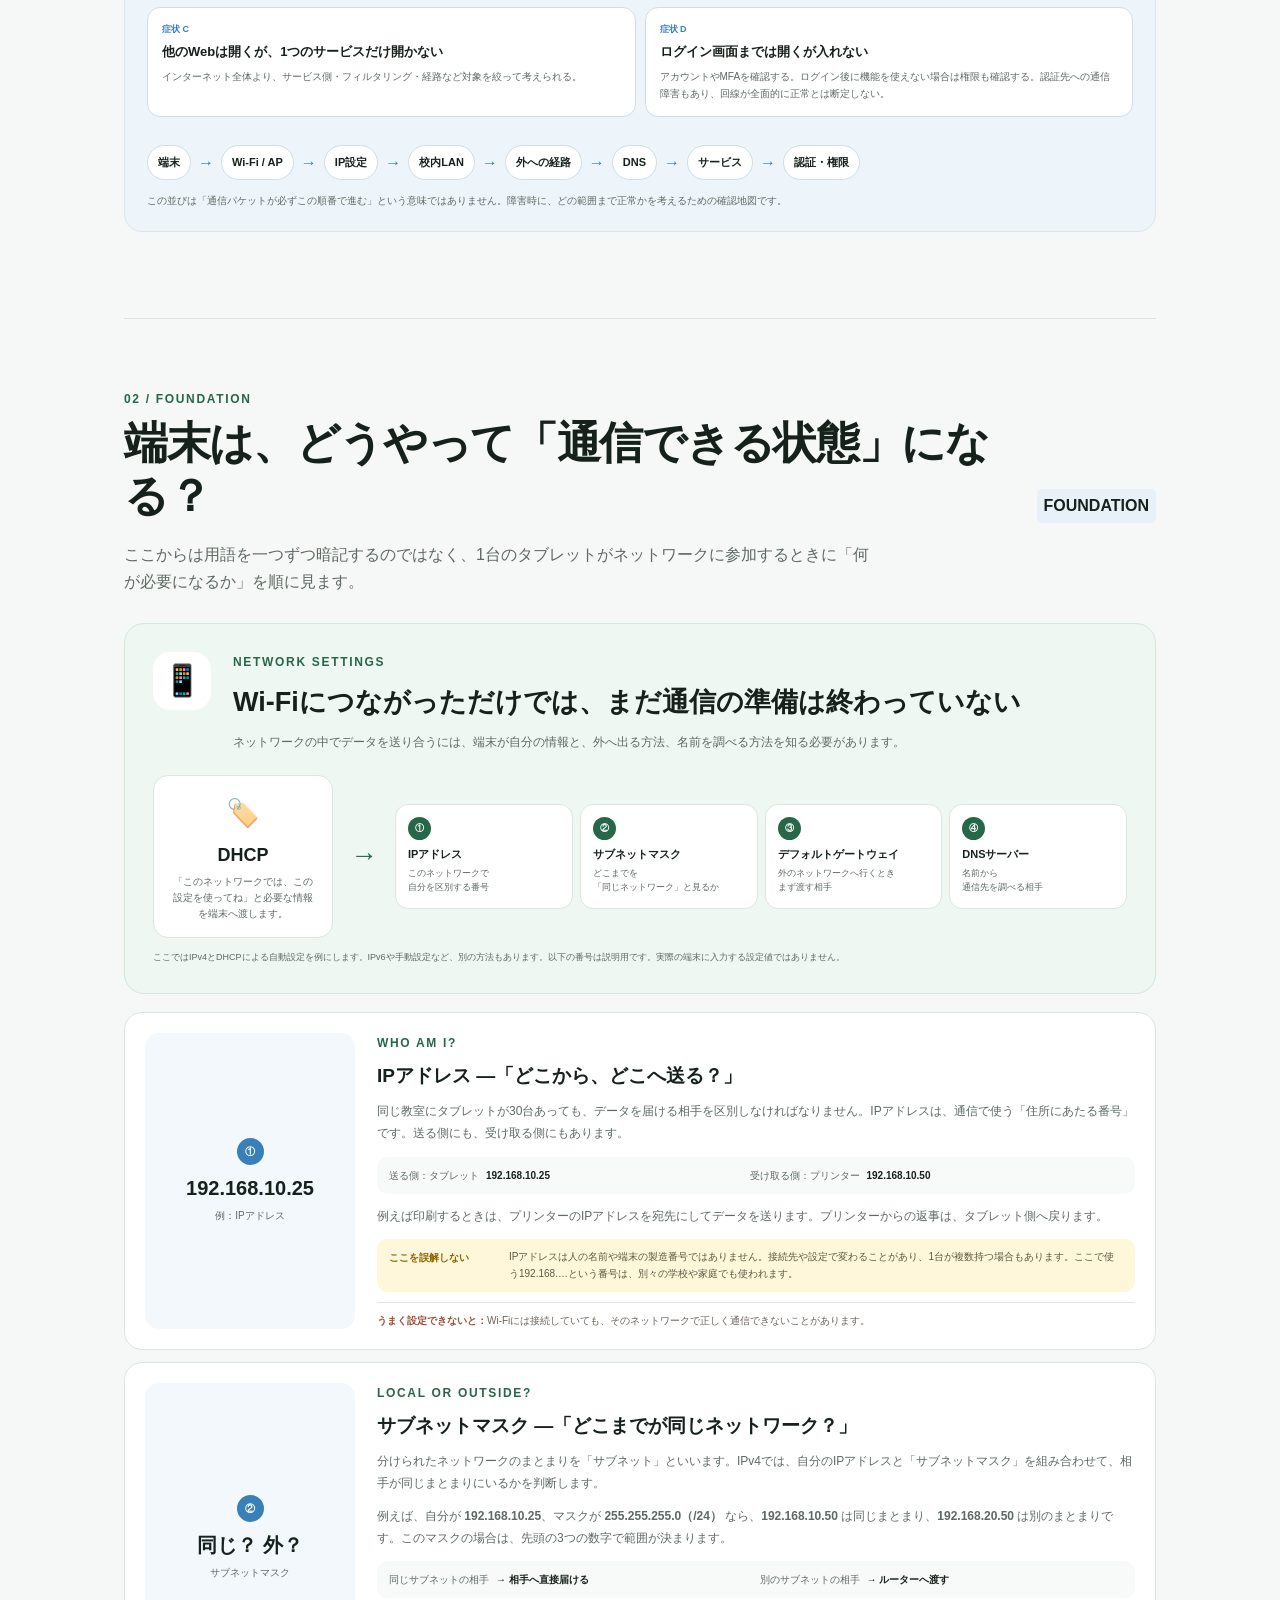
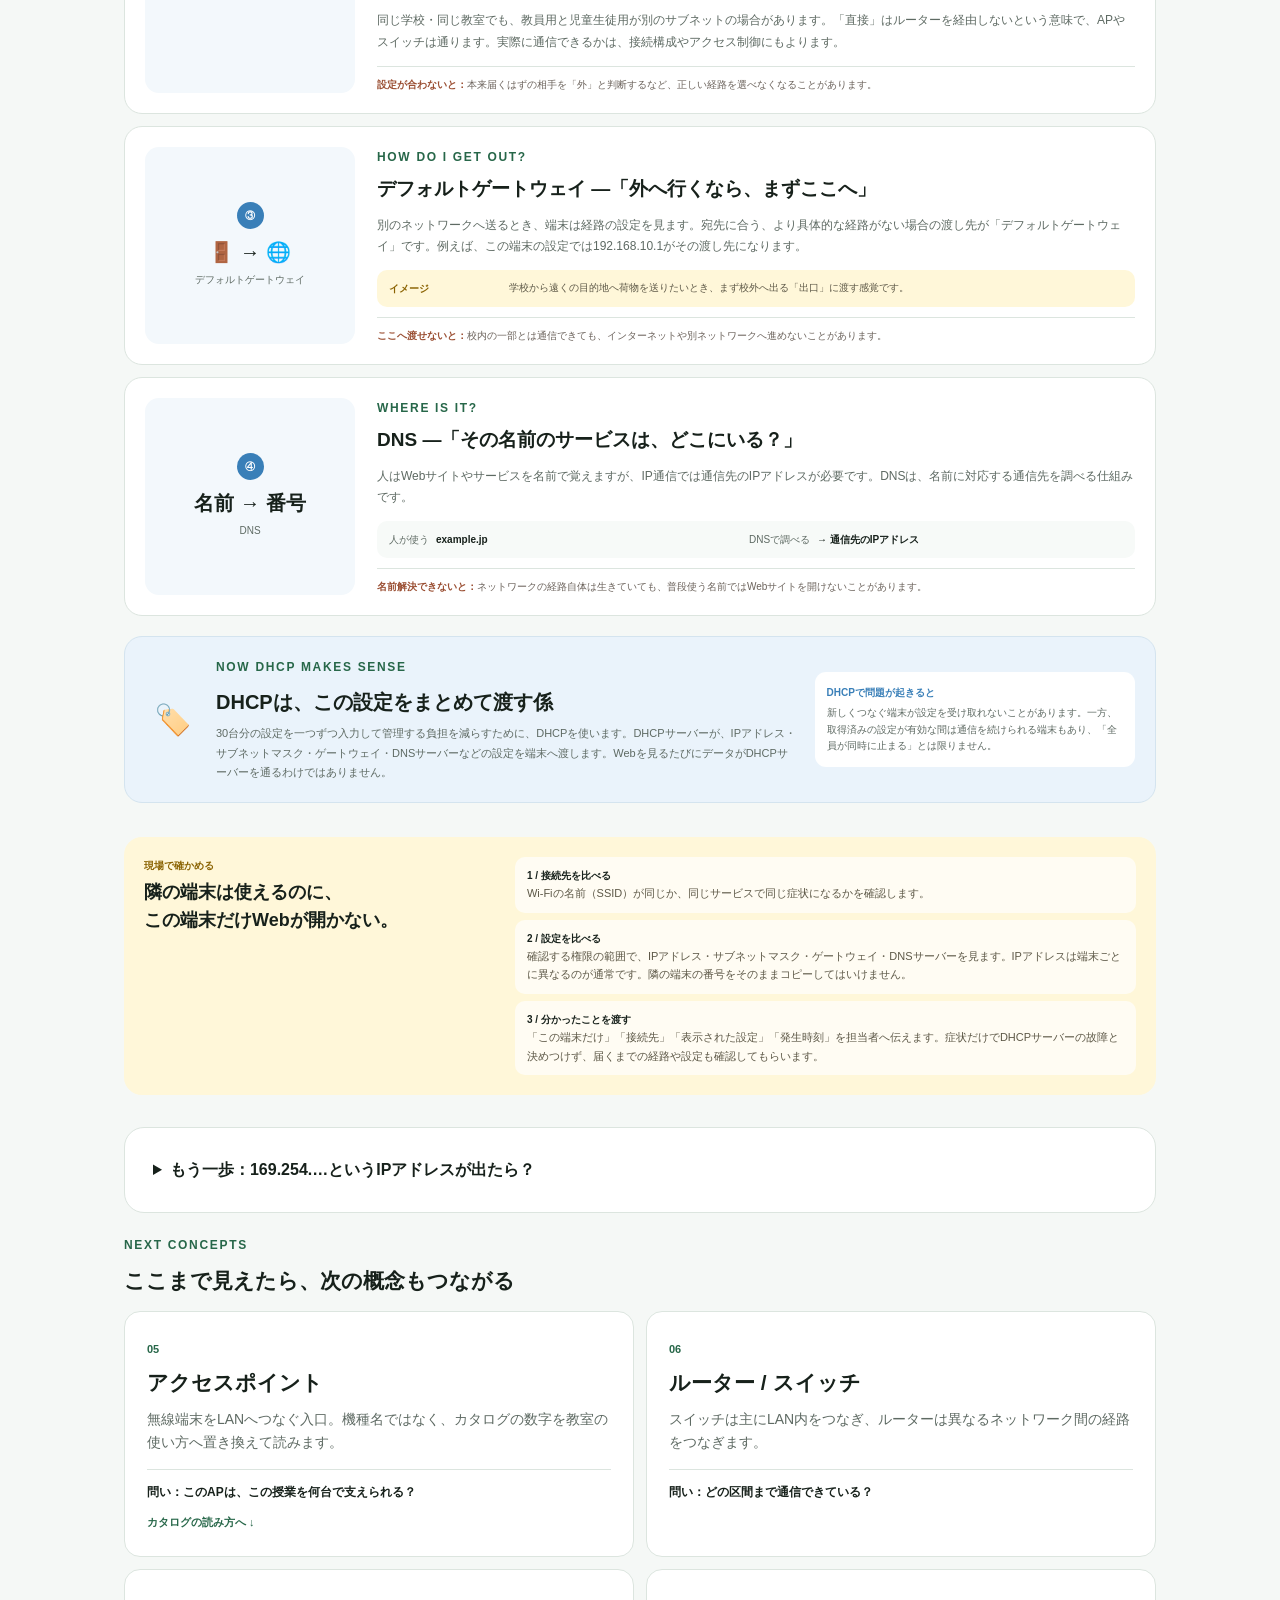
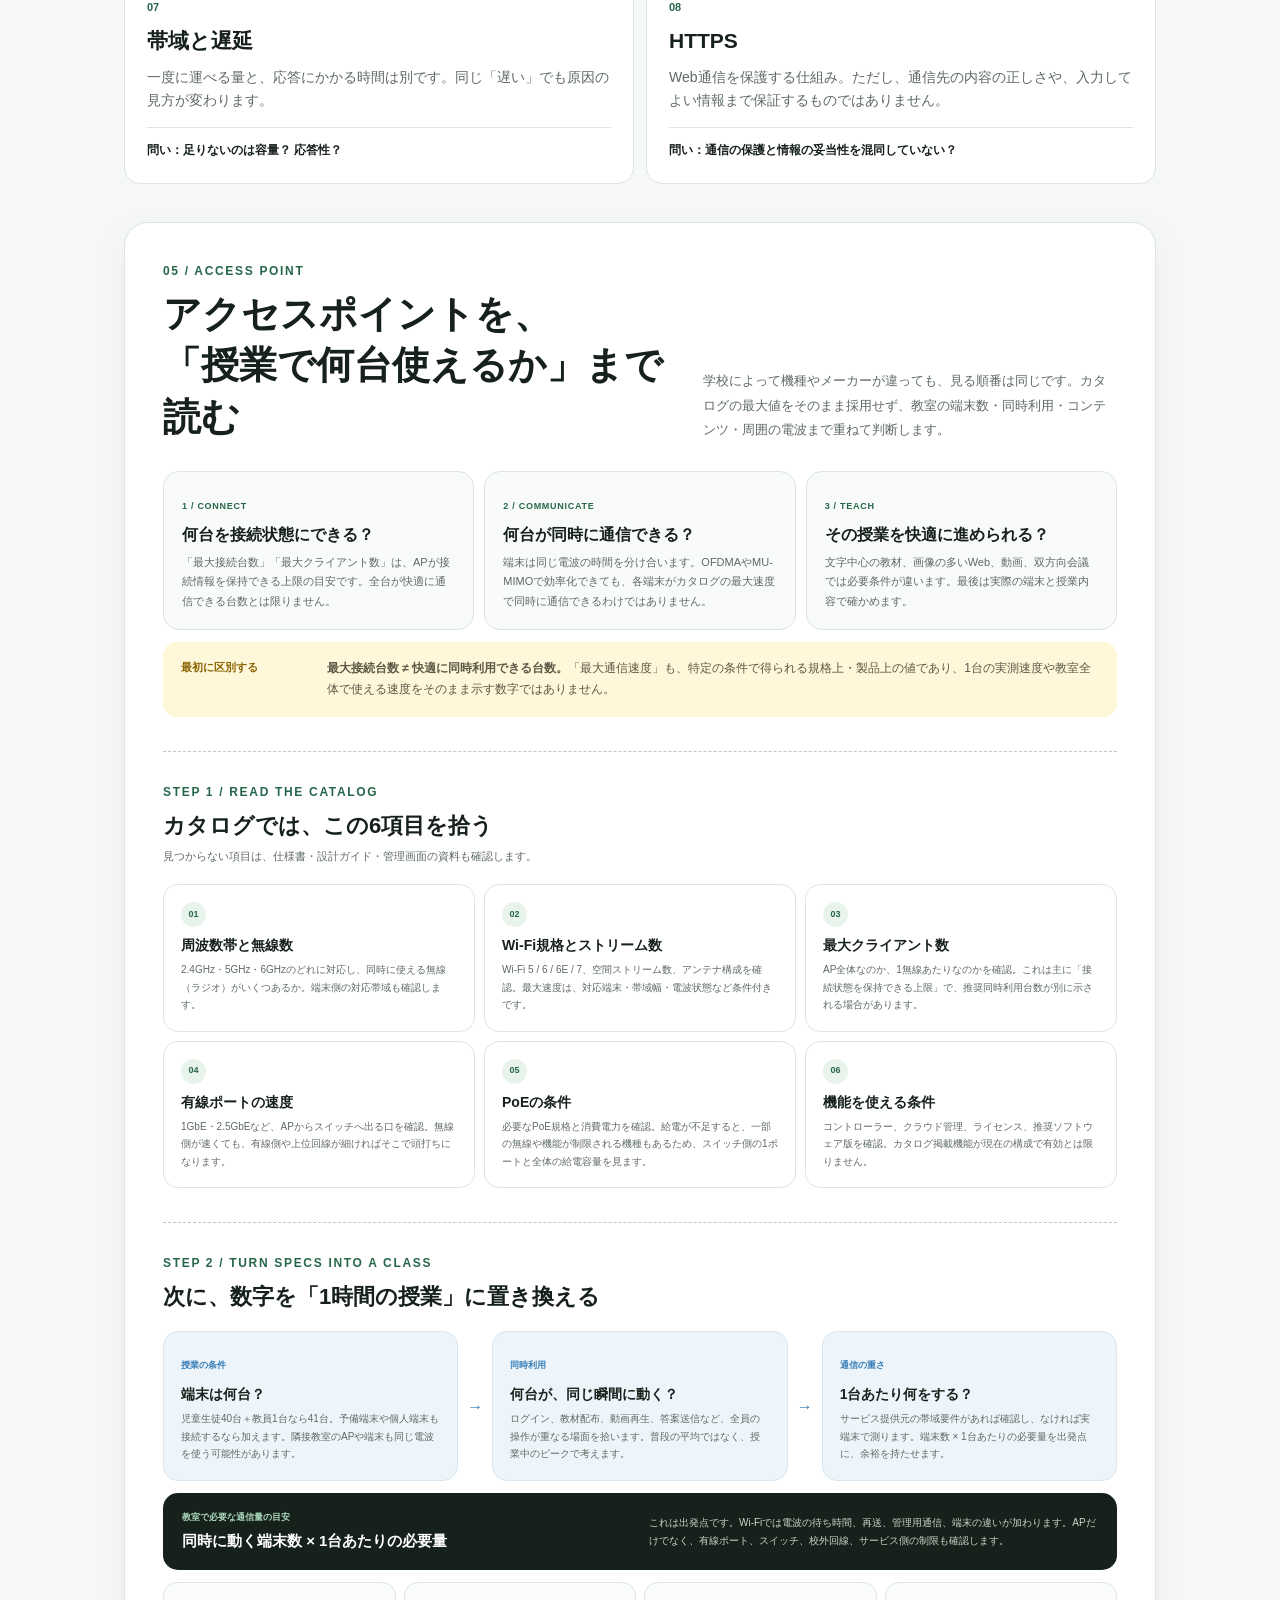
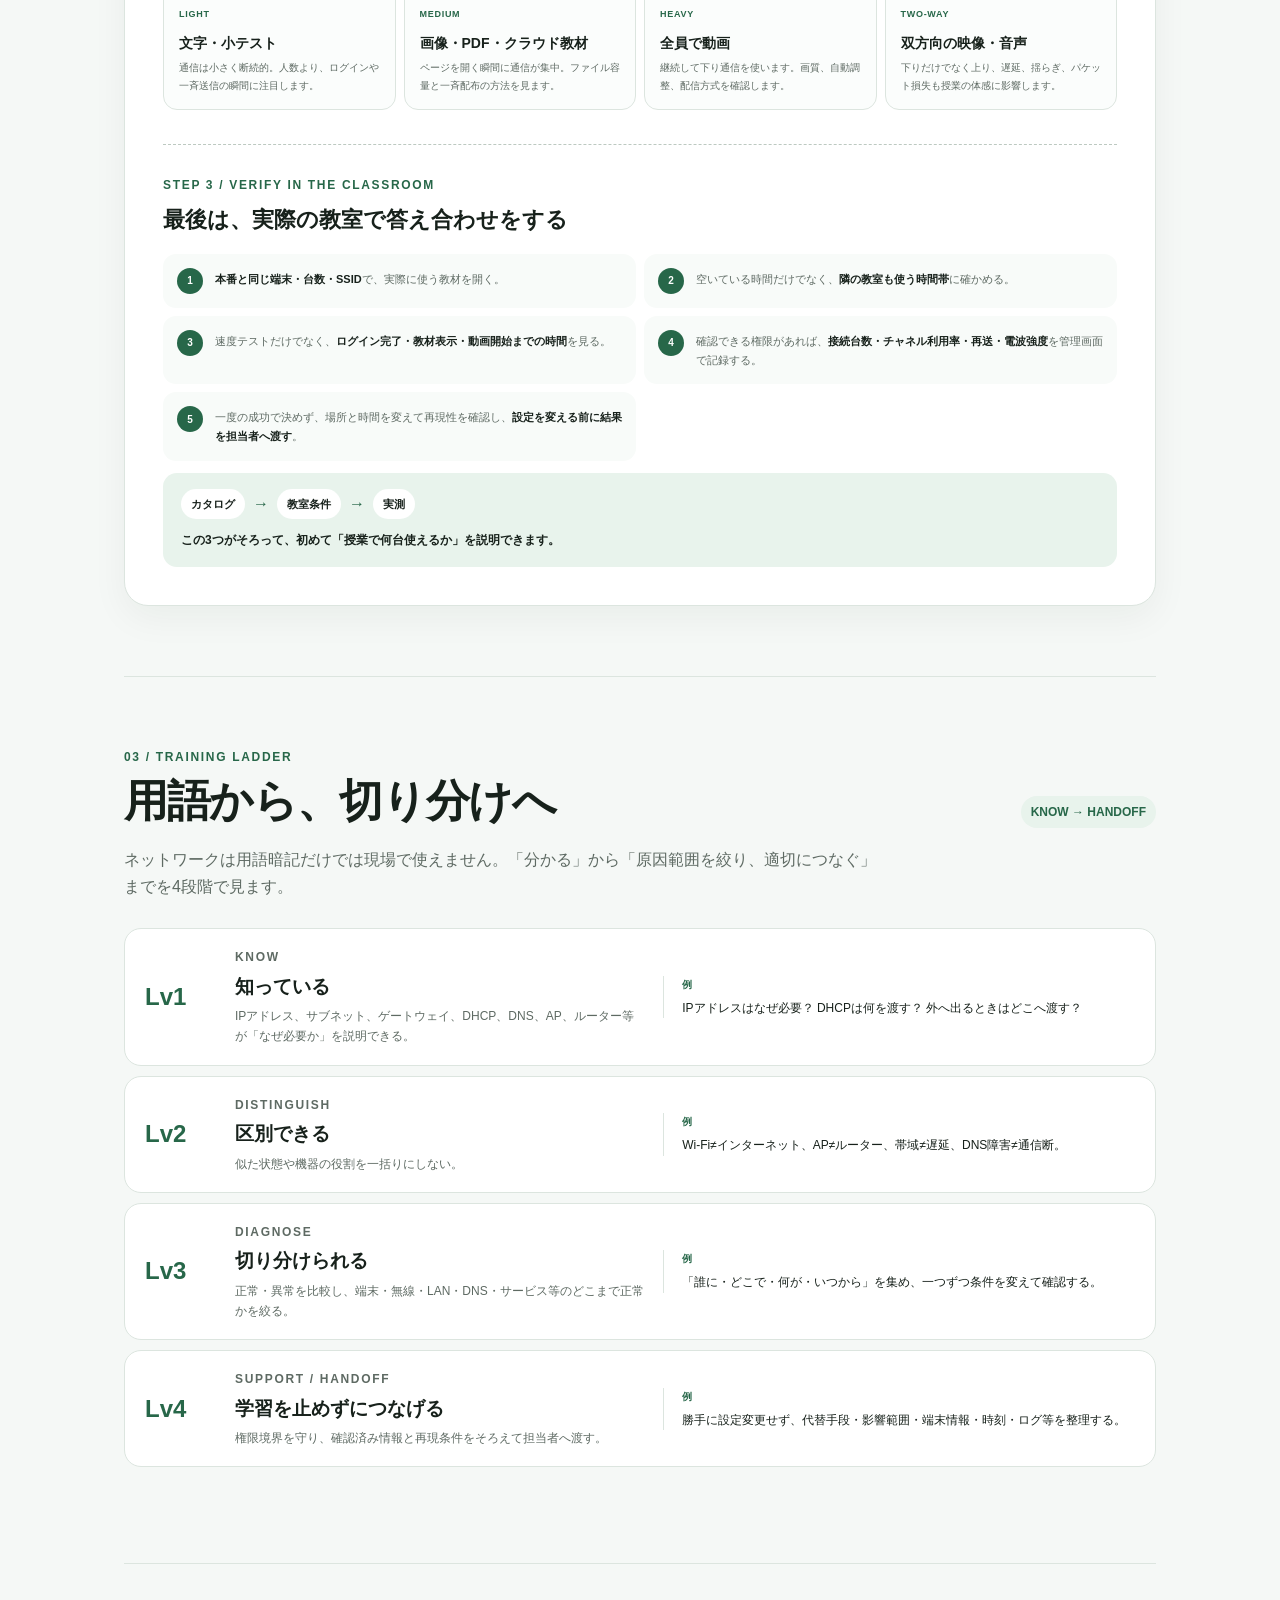
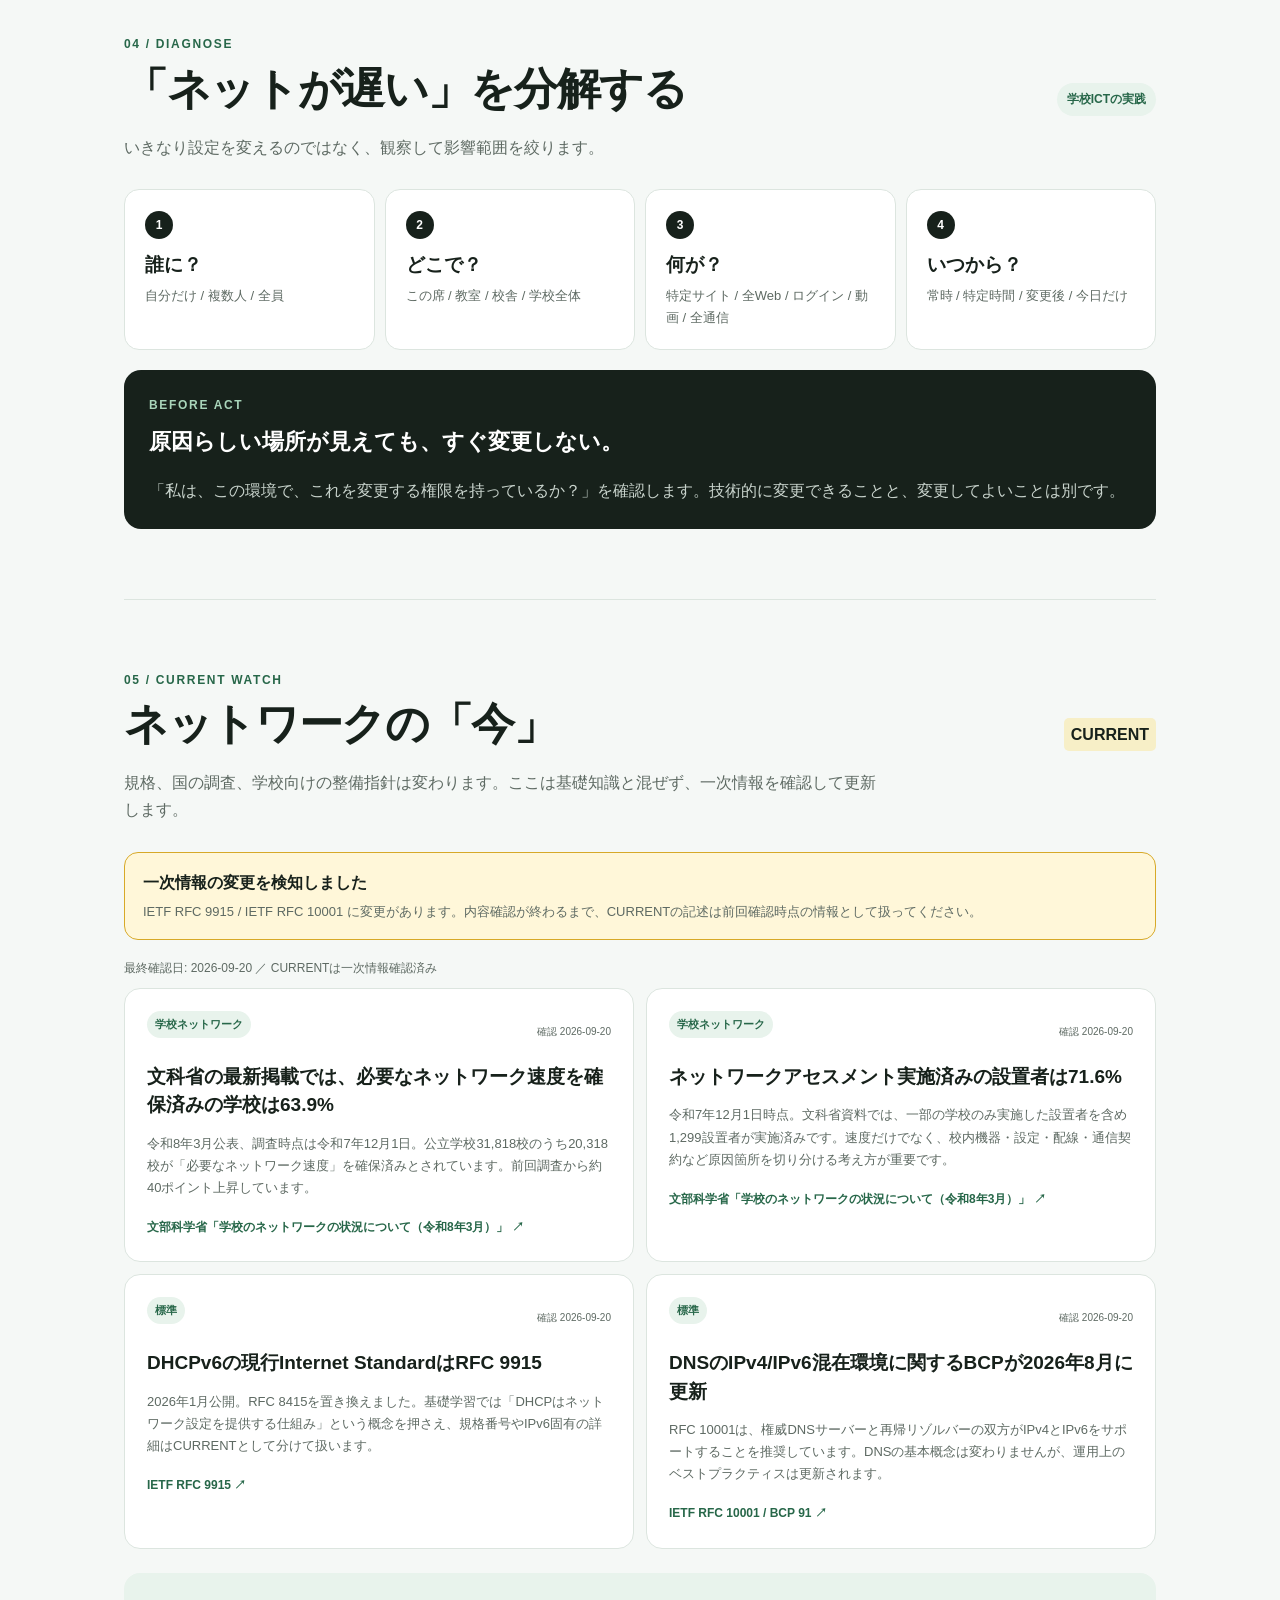
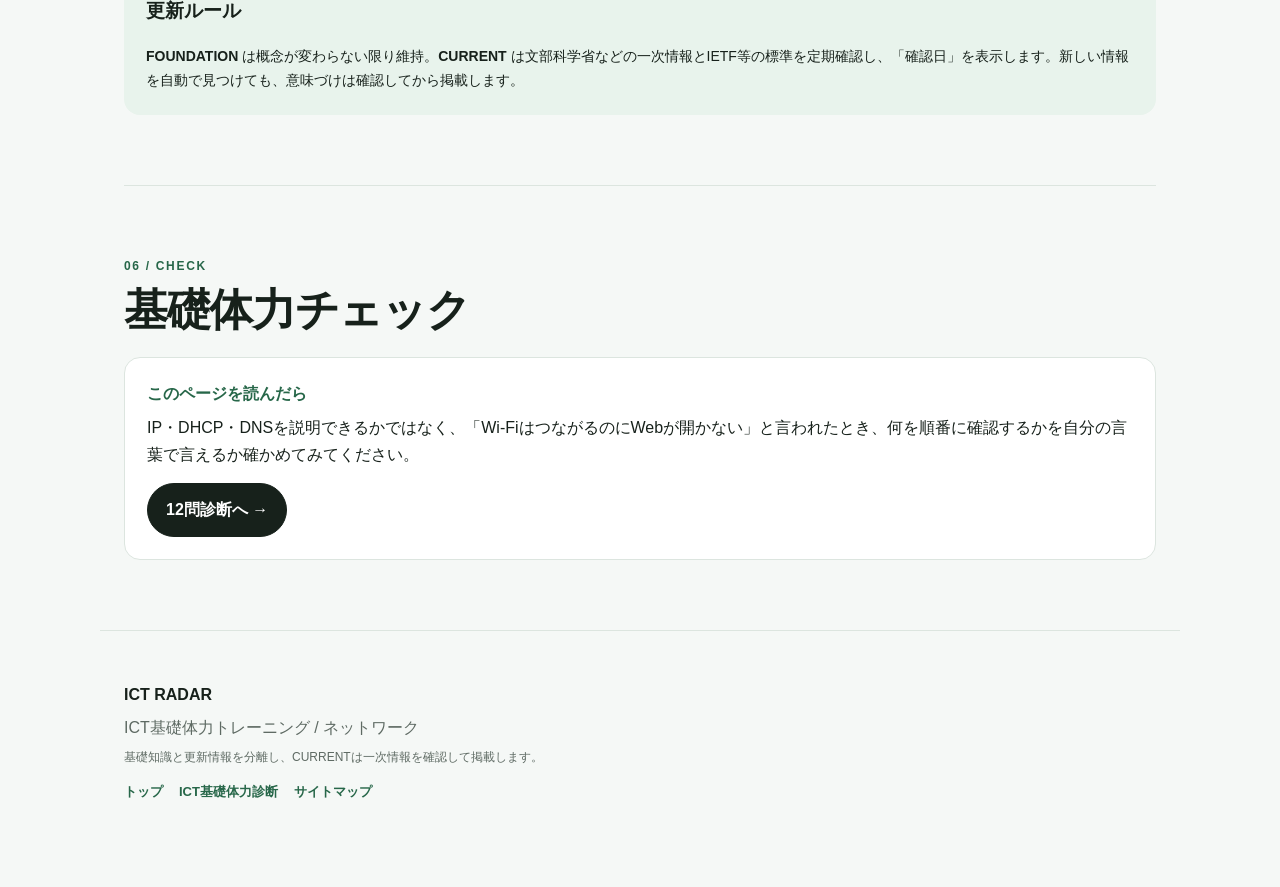
<file: network.html>
<!doctype html>
<html lang="ja">
<head>
<meta charset="utf-8"><meta name="viewport" content="width=device-width,initial-scale=1">
<meta name="description" content="ICT RADAR ネットワーク基礎体力トレーニング">
<title>ネットワーク基礎体力 | ICT RADAR</title>
<link rel="stylesheet" href="styles.css">
</head>
<body>
<header class="site-header">
  <a class="brand" href="index.html"><span class="brand-mark">◉</span><span>ICT RADAR</span></a>
  <nav aria-label="ネットワーク学習メニュー"><a href="#map">地図</a><a href="#foundation">基礎</a><a href="#levels">4段階</a><a href="#diagnose">切り分け</a><a href="peripherals.html">外部機器</a><a href="#current">最新情報</a><a href="diagnosis.html">12問診断</a></nav>
</header>
<main>
<section class="topic-hero">
  <p class="eyebrow">ICT BASIC FITNESS / NETWORK</p>
  <p class="topic-back"><a href="index.html#learn">← もっと知りたい</a></p>
  <h1>ネットワークの<br>基礎体力</h1>
  <p class="lead">用語を暗記する前に、「端末からサービスまで、通信がどこを通っているか」を一本の地図として理解します。基礎は安定して学び、変わる情報はCURRENTとして別に更新します。</p>
  <div class="topic-principle"><strong>最初の原則</strong><span>「つながっている」と「使える」は違う。</span></div>
</section>

<section id="map" class="section">
  <div class="section-head"><div><p class="eyebrow">01 / BIG PICTURE</p><h2>まず、学校ネットワークの全体像を見る</h2></div><span class="status">図から入る</span></div>
  <p class="section-intro">学校のネットワークは自治体によって構成が違います。最初に「ネットワーク分離」と「アクセス制御」という2つの考え方を見比べ、そのあと自分の自治体を7つの質問で読み解きます。</p>

  <div class="network-illustrations">
    <figure class="network-illustration">
      <div class="illustration-label"><span>図解 1</span><strong>まず、2つの考え方を見比べる</strong></div>
      <a class="illustration-link" href="境界型とゼロトラ.png" target="_blank" rel="noopener" aria-label="学校ICTのネットワークの考え方とつながり方の図解を大きく開く">
        <img src="境界型とゼロトラ.png" alt="学校ICTのネットワークについて、ネットワーク分離モデルとゼロトラスト（アクセス制御）モデルのつながり方を比較した図解" width="1536" height="1024">
      </a>
      <figcaption>学校ICTのネットワークは、自治体の方針や移行段階によって構成が異なります。図をクリックすると大きく表示できます。</figcaption>
    </figure>

    <div class="figure-reading">
      <b>ここでつかむこと</b>
      <p><strong>ネットワーク分離</strong>は「ネットワークを分ける」考え方、<strong>ゼロトラスト</strong>は場所だけを信頼せずアクセスごとに確認する考え方です。SASEやMDMはゼロトラストそのものではありません。</p>
    </div>

    <figure class="network-illustration">
      <div class="illustration-label"><span>図解 2</span><strong>次に、自分の自治体を7つの質問で読む</strong></div>
      <a class="illustration-link" href="ネットワークを判断する７つの質問.png" target="_blank" rel="noopener" aria-label="初めて行く自治体でも読める学校ネットワークを読み解く7つの質問の図解を大きく開く">
        <img src="ネットワークを判断する７つの質問.png" alt="初めて行く自治体でも学校ネットワークを読み解くための、通信・認証・端末・サービス・Web制御・ログ・障害切り分けの7つの質問を示した図解" width="1664" height="928" loading="lazy">
      </a>
      <figcaption>製品名を覚えるのではなく、「どこを通り、誰と端末をどう確認し、何にアクセスし、何を記録しているか」をたどります。図をクリックすると大きく表示できます。</figcaption>
    </figure>

    <div class="seven-summary"><b>目標</b><p>7つに答えられれば、知らない自治体でもネットワーク構成を自分の言葉で説明するための入口ができます。</p></div>
  </div>

  <div class="communication-map-block">
    <p class="eyebrow">MEET THE NETWORK</p>
    <h3>次に、通信を支える「登場人物」を知る</h3>
    <p>「AP」「DHCP」「DNS」といった言葉は、最初から覚えていなくて大丈夫です。まずは、それぞれが何をする係なのか、そこで問題が起きると何ができなくなるのかを見てみましょう。</p>

    <div class="network-roles">
      <article>
        <span class="role-icon" aria-hidden="true">💻</span>
        <div class="role-name"><small>START</small><h4>端末</h4><em>PC・タブレット</em></div>
        <p><b>何をする？</b>利用者が通信を始める場所です。Wi-Fi設定やネットワーク設定を持っています。</p>
        <p class="role-trouble"><b>ここで問題があると</b>その端末だけつながらない、という形になりやすい。</p>
      </article>
      <article>
        <span class="role-icon" aria-hidden="true">📶</span>
        <div class="role-name"><small>ENTRANCE</small><h4>AP</h4><em>アクセスポイント</em></div>
        <p><b>何をする？</b>端末をWi-Fiで校内ネットワークへつなぐ「無線の入口」です。</p>
        <p class="role-trouble"><b>ここで問題があると</b>Wi-Fiにつながらない、特定の教室だけ不安定、などが起こります。</p>
      </article>
      <article>
        <span class="role-icon" aria-hidden="true">🏷️</span>
        <div class="role-name"><small>SETTING</small><h4>DHCP</h4><em>通信設定を渡す仕組み</em></div>
        <p><b>何をする？</b>IPアドレス、ゲートウェイ、DNSなど、通信に必要な設定を端末へ自動で渡します。</p>
        <p class="role-trouble"><b>ここで問題があると</b>Wi-Fiには接続したように見えても、正しく通信できないことがあります。</p>
      </article>
      <article>
        <span class="role-icon" aria-hidden="true">🔀</span>
        <div class="role-name"><small>INSIDE SCHOOL</small><h4>スイッチ / LAN</h4><em>校内をつなぐ</em></div>
        <p><b>何をする？</b>校内の端末やAPなどをつなぎ、LANの中で通信を中継します。</p>
        <p class="role-trouble"><b>ここで問題があると</b>特定の教室・フロア・系統だけ通信できないことがあります。</p>
      </article>
      <article>
        <span class="role-icon" aria-hidden="true">🚪</span>
        <div class="role-name"><small>EXIT</small><h4>ルーター / ゲートウェイ</h4><em>別のネットワークへの出口</em></div>
        <p><b>何をする？</b>校内LANから別のネットワークへ通信を渡します。</p>
        <p class="role-trouble"><b>ここで問題があると</b>校内では通信できても、外部や別ネットワークへ進めません。</p>
      </article>
      <article>
        <span class="role-icon" aria-hidden="true">🔎</span>
        <div class="role-name"><small>FIND</small><h4>DNS</h4><em>名前から通信先を探す</em></div>
        <p><b>何をする？</b>Webサイトなどの名前を、通信に使うIPアドレスへ結びつけます。</p>
        <p class="role-trouble"><b>ここで問題があると</b>回線自体は動いていても、名前を使ってWebサイトを開けないことがあります。</p>
      </article>
      <article>
        <span class="role-icon" aria-hidden="true">🌐</span>
        <div class="role-name"><small>ROUTE</small><h4>インターネット / 閉域網</h4><em>通信先までの経路</em></div>
        <p><b>何をする？</b>クラウドや教育委員会など、校外の通信先までデータを運びます。</p>
        <p class="role-trouble"><b>ここで問題があると</b>校内ネットワークは正常でも、外のサービスへ届きません。</p>
      </article>
      <article>
        <span class="role-icon" aria-hidden="true">☁️</span>
        <div class="role-name"><small>DESTINATION</small><h4>クラウドサービス</h4><em>使いたいサービス</em></div>
        <p><b>何をする？</b>学習アプリ、校務支援、Webサービスなど、利用者が最終的に使いたい機能を提供します。</p>
        <p class="role-trouble"><b>ここで問題があると</b>インターネットは使えるのに、特定のサービスだけ使えないことがあります。</p>
      </article>
      <article>
        <span class="role-icon" aria-hidden="true">🔐</span>
        <div class="role-name"><small>IDENTITY &amp; PERMISSION</small><h4>IdP・認証・認可</h4><em>誰？ 何をしてよい？</em></div>
        <p><b>何をする？</b>認証で「誰か」を確認し、認可で「何をしてよいか」を決めます。SSOやMFAもここに関係します。</p>
        <p class="role-trouble"><b>ここで問題があると</b>サービスには届いているのにログインできない、ログイン後に必要な機能が使えないことがあります。</p>
      </article>
    </div>

    <div class="internet-path-figure">
      <div class="illustration-label"><span>通信の地図</span><strong>見えない通信を、見えるようにしてみる</strong></div>
      <div class="internet-path" aria-label="タブレットからクラウドサービスまでの通信経路">
        <div><span aria-hidden="true">📱</span><b>端末</b><small>通信の出発点</small></div><i>···</i>
        <div><span aria-hidden="true">📶</span><b>Wi‑Fi / AP</b><small>無線の入口</small></div><i>→</i>
        <div><span aria-hidden="true">🔀</span><b>校内LAN</b><small>スイッチ・配線</small></div><i>→</i>
        <div><span aria-hidden="true">🚪</span><b>ルーター / FW</b><small>外への出口</small></div><i>→</i>
        <div><span aria-hidden="true">🌐</span><b>回線</b><small>インターネット・閉域網</small></div><i>→</i>
        <div><span aria-hidden="true">☁️</span><b>クラウド</b><small>使いたいサービス</small></div>
      </div>
      <div class="internet-path-note">
        <b>ここではインターネットまでの道に集中</b>
        <p>Wi‑Fiは、端末からAPまでの最初の区間です。マウス・イヤホン・プリンタ・提示装置など、端末の外につなぐ機器は、接続方法が複数あるため別の地図で整理します。</p>
        <a href="peripherals.html">無線でつながる外部機器を見る →</a>
      </div>
    </div>

    <div class="beginner-story compact-story">
      <div class="story-head">
        <p class="eyebrow">READ THE PICTURE</p>
        <h4>この図で、まず3つだけ分かれば大丈夫</h4>
        <p>細かな用語を全部覚える前に、「何と何がつながっているか」を頭の中に描けることを目標にします。</p>
      </div>
      <div class="picture-points">
        <article><span>1</span><div><h5>無線は、通信全体の一部分</h5><p>タブレットからAPまでは電波でつながります。その先には、スイッチ、ルーター／FW、校外の回線など、見えない先にも通信の経路が続いています。</p></div></article>
        <article><span>2</span><div><h5>Wi-Fi ＝ インターネットではない</h5><p>Wi-Fiは端末をネットワークへつなぐ方法の一つです。Wi-Fiにつながっていても、その先の経路やDNS、クラウドサービスなどに問題があれば目的のサービスは使えません。</p></div></article>
        <article><span>3</span><div><h5>症状は「どこまで届いたか」の手がかり</h5><p>「Wi-Fiが出ない」「Webは開く」「ログイン画面までは出る」など、できていることを確認すると、どこまで正常かを絞って考えられます。</p></div></article>
      </div>
      <div class="story-caution">
        <b>覚え方</b>
        <p><strong>名前 → 役割 → つながり → 止まったときの見え方</strong>の順で理解します。ここまで見えてから、IPアドレス・DHCP・DNSなどをもう少し正確に学びます。</p>
      </div>
    </div>

    <div class="checkpoint-guide">
      <div>
        <p class="eyebrow">NOW, DIAGNOSE</p>
        <h4>トラブルになったら、「どこまでできている？」と戻ってみる</h4>
        <p>全部を一度に調べる必要はありません。目に見える現象から、正常だと分かるところと、まだ分からないところを分けます。</p>
      </div>
      <div class="symptom-grid">
        <article><span>症状 A</span><b>Wi-Fiマークが出ない</b><p>まず端末とAPの間を疑う。電波、接続先、端末側の設定などを確認する。</p></article>
        <article><span>症状 B</span><b>Wi-Fiマークは出るがWebが開かない</b><p>APより先へ進めているかを見る。IP設定、LAN、外への経路、DNSなどはまだ未確認。</p></article>
        <article><span>症状 C</span><b>他のWebは開くが、1つのサービスだけ開かない</b><p>インターネット全体より、サービス側・フィルタリング・経路など対象を絞って考えられる。</p></article>
        <article><span>症状 D</span><b>ログイン画面までは開くが入れない</b><p>アカウントやMFAを確認する。ログイン後に機能を使えない場合は権限も確認する。認証先への通信障害もあり、回線が全面的に正常とは断定しない。</p></article>
      </div>
      <div class="checkpoint-line" aria-label="障害切り分けで確認する範囲">
        <span>端末</span><i>→</i><span>Wi-Fi / AP</span><i>→</i><span>IP設定</span><i>→</i><span>校内LAN</span><i>→</i><span>外への経路</span><i>→</i><span>DNS</span><i>→</i><span>サービス</span><i>→</i><span>認証・権限</span>
      </div>
      <p class="checkpoint-caption">この並びは「通信パケットが必ずこの順番で進む」という意味ではありません。障害時に、どの範囲まで正常かを考えるための確認地図です。</p>
    </div>
  </div>
</section>

<section id="foundation" class="section">
  <div class="section-head"><div><p class="eyebrow">02 / FOUNDATION</p><h2>端末は、どうやって「通信できる状態」になる？</h2></div><span class="tag foundation">FOUNDATION</span></div>
  <p class="section-intro">ここからは用語を一つずつ暗記するのではなく、1台のタブレットがネットワークに参加するときに「何が必要になるか」を順に見ます。</p>

  <div class="network-kit">
    <div class="kit-head">
      <div class="kit-device" aria-hidden="true">📱</div>
      <div><p class="eyebrow">NETWORK SETTINGS</p><h3>Wi-Fiにつながっただけでは、まだ通信の準備は終わっていない</h3><p>ネットワークの中でデータを送り合うには、端末が自分の情報と、外へ出る方法、名前を調べる方法を知る必要があります。</p></div>
    </div>

    <div class="dhcp-gives">
      <div class="dhcp-person">
        <span aria-hidden="true">🏷️</span><b>DHCP</b><p>「このネットワークでは、この設定を使ってね」と必要な情報を端末へ渡します。</p>
      </div>
      <div class="give-arrow" aria-hidden="true">→</div>
      <div class="setting-card">
        <div><span>①</span><b>IPアドレス</b><small>このネットワークで<br>自分を区別する番号</small></div>
        <div><span>②</span><b>サブネットマスク</b><small>どこまでを<br>「同じネットワーク」と見るか</small></div>
        <div><span>③</span><b>デフォルトゲートウェイ</b><small>外のネットワークへ行くとき<br>まず渡す相手</small></div>
        <div><span>④</span><b>DNSサーバー</b><small>名前から<br>通信先を調べる相手</small></div>
      </div>
    </div>
    <p class="kit-note">ここではIPv4とDHCPによる自動設定を例にします。IPv6や手動設定など、別の方法もあります。以下の番号は説明用です。実際の端末に入力する設定値ではありません。</p>
  </div>

  <div class="foundation-story">
    <article>
      <div class="foundation-visual"><span>①</span><strong>192.168.10.25</strong><small>例：IPアドレス</small></div>
      <div><p class="eyebrow">WHO AM I?</p><h3>IPアドレス ―「どこから、どこへ送る？」</h3>
        <p>同じ教室にタブレットが30台あっても、データを届ける相手を区別しなければなりません。IPアドレスは、通信で使う「住所にあたる番号」です。送る側にも、受け取る側にもあります。</p>
        <div class="tiny-example"><span>送る側：タブレット</span><b>192.168.10.25</b><span>受け取る側：プリンター</span><b>192.168.10.50</b></div>
        <p>例えば印刷するときは、プリンターのIPアドレスを宛先にしてデータを送ります。プリンターからの返事は、タブレット側へ戻ります。</p>
        <div class="misconception"><b>ここを誤解しない</b><span>IPアドレスは人の名前や端末の製造番号ではありません。接続先や設定で変わることがあり、1台が複数持つ場合もあります。ここで使う192.168.…という番号は、別々の学校や家庭でも使われます。</span></div>
        <p class="when-broken"><b>うまく設定できないと：</b>Wi-Fiには接続していても、そのネットワークで正しく通信できないことがあります。</p>
      </div>
    </article>

    <article>
      <div class="foundation-visual"><span>②</span><strong>同じ？ 外？</strong><small>サブネットマスク</small></div>
      <div><p class="eyebrow">LOCAL OR OUTSIDE?</p><h3>サブネットマスク ―「どこまでが同じネットワーク？」</h3>
        <p>分けられたネットワークのまとまりを「サブネット」といいます。IPv4では、自分のIPアドレスと「サブネットマスク」を組み合わせて、相手が同じまとまりにいるかを判断します。</p>
        <p>例えば、自分が <strong>192.168.10.25</strong>、マスクが <strong>255.255.255.0（/24）</strong> なら、<strong>192.168.10.50</strong> は同じまとまり、<strong>192.168.20.50</strong> は別のまとまりです。このマスクの場合は、先頭の3つの数字で範囲が決まります。</p>
        <div class="tiny-example"><span>同じサブネットの相手</span><b>→ 相手へ直接届ける</b><span>別のサブネットの相手</span><b>→ ルーターへ渡す</b></div>
        <p>同じ学校・同じ教室でも、教員用と児童生徒用が別のサブネットの場合があります。「直接」はルーターを経由しないという意味で、APやスイッチは通ります。実際に通信できるかは、接続構成やアクセス制御にもよります。</p>
        <p class="when-broken"><b>設定が合わないと：</b>本来届くはずの相手を「外」と判断するなど、正しい経路を選べなくなることがあります。</p>
      </div>
    </article>

    <article>
      <div class="foundation-visual"><span>③</span><strong>🚪 → 🌐</strong><small>デフォルトゲートウェイ</small></div>
      <div><p class="eyebrow">HOW DO I GET OUT?</p><h3>デフォルトゲートウェイ ―「外へ行くなら、まずここへ」</h3>
        <p>別のネットワークへ送るとき、端末は経路の設定を見ます。宛先に合う、より具体的な経路がない場合の渡し先が「デフォルトゲートウェイ」です。例えば、この端末の設定では192.168.10.1がその渡し先になります。</p>
        <div class="misconception"><b>イメージ</b><span>学校から遠くの目的地へ荷物を送りたいとき、まず校外へ出る「出口」に渡す感覚です。</span></div>
        <p class="when-broken"><b>ここへ渡せないと：</b>校内の一部とは通信できても、インターネットや別ネットワークへ進めないことがあります。</p>
      </div>
    </article>

    <article>
      <div class="foundation-visual"><span>④</span><strong>名前 → 番号</strong><small>DNS</small></div>
      <div><p class="eyebrow">WHERE IS IT?</p><h3>DNS ―「その名前のサービスは、どこにいる？」</h3>
        <p>人はWebサイトやサービスを名前で覚えますが、IP通信では通信先のIPアドレスが必要です。DNSは、名前に対応する通信先を調べる仕組みです。</p>
        <div class="tiny-example"><span>人が使う</span><b>example.jp</b><span>DNSで調べる</span><b>→ 通信先のIPアドレス</b></div>
        <p class="when-broken"><b>名前解決できないと：</b>ネットワークの経路自体は生きていても、普段使う名前ではWebサイトを開けないことがあります。</p>
      </div>
    </article>
  </div>

  <div class="dhcp-summary">
    <div aria-hidden="true">🏷️</div>
    <div><p class="eyebrow">NOW DHCP MAKES SENSE</p><h3>DHCPは、この設定をまとめて渡す係</h3><p>30台分の設定を一つずつ入力して管理する負担を減らすために、DHCPを使います。DHCPサーバーが、IPアドレス・サブネットマスク・ゲートウェイ・DNSサーバーなどの設定を端末へ渡します。Webを見るたびにデータがDHCPサーバーを通るわけではありません。</p></div>
    <div class="dhcp-failure"><b>DHCPで問題が起きると</b><span>新しくつなぐ端末が設定を受け取れないことがあります。一方、取得済みの設定が有効な間は通信を続けられる端末もあり、「全員が同時に止まる」とは限りません。</span></div>
  </div>


  <div class="network-example">
    <div class="example-question"><span>現場で確かめる</span><strong>隣の端末は使えるのに、<br>この端末だけWebが開かない。</strong></div>
    <div class="example-thinking">
      <p><b>1 / 接続先を比べる</b>Wi-Fiの名前（SSID）が同じか、同じサービスで同じ症状になるかを確認します。</p>
      <p><b>2 / 設定を比べる</b>確認する権限の範囲で、IPアドレス・サブネットマスク・ゲートウェイ・DNSサーバーを見ます。IPアドレスは端末ごとに異なるのが通常です。隣の端末の番号をそのままコピーしてはいけません。</p>
      <p><b>3 / 分かったことを渡す</b>「この端末だけ」「接続先」「表示された設定」「発生時刻」を担当者へ伝えます。症状だけでDHCPサーバーの故障と決めつけず、届くまでの経路や設定も確認してもらいます。</p>
    </div>
  </div>
  <details class="beginner-story">
    <summary><strong>もう一歩：169.254.…というIPアドレスが出たら？</strong></summary>
    <p>IPv4の自動設定で、DHCPから設定を得られないときなどに、端末が169.254.…という「リンクローカルアドレス」を自分で付ける場合があります。これは通常、同じリンク内で使うもので、ルーターを越える通信には使いません。</p>
    <p>つまり「IPアドレスが表示されている＝DHCPで設定を取得できた」ではありません。ただし、この表示だけで原因を確定することもできません。IPv6など別の通信が使える場合もあります。</p>
    <p>仕組みの出典：<a href="https://www.rfc-editor.org/rfc/rfc2131">DHCP（RFC 2131）</a>、<a href="https://www.rfc-editor.org/rfc/rfc2132">配布する設定（RFC 2132）</a>、<a href="https://www.rfc-editor.org/rfc/rfc3927">IPv4リンクローカル（RFC 3927）</a></p>
  </details>

  <div class="foundation-more">
    <p class="eyebrow">NEXT CONCEPTS</p><h3>ここまで見えたら、次の概念もつながる</h3>
    <div class="concept-grid compact-concepts">
      <article><span>05</span><h3>アクセスポイント</h3><p>無線端末をLANへつなぐ入口。機種名ではなく、カタログの数字を教室の使い方へ置き換えて読みます。</p><b>問い：このAPは、この授業を何台で支えられる？</b><a class="concept-more" href="#access-point">カタログの読み方へ ↓</a></article>
      <article><span>06</span><h3>ルーター / スイッチ</h3><p>スイッチは主にLAN内をつなぎ、ルーターは異なるネットワーク間の経路をつなぎます。</p><b>問い：どの区間まで通信できている？</b></article>
      <article><span>07</span><h3>帯域と遅延</h3><p>一度に運べる量と、応答にかかる時間は別です。同じ「遅い」でも原因の見方が変わります。</p><b>問い：足りないのは容量？ 応答性？</b></article>
      <article><span>08</span><h3>HTTPS</h3><p>Web通信を保護する仕組み。ただし、通信先の内容の正しさや、入力してよい情報まで保証するものではありません。</p><b>問い：通信の保護と情報の妥当性を混同していない？</b></article>
    </div>
  </div>

  <div id="access-point" class="ap-guide">
    <div class="ap-guide-head">
      <div>
        <p class="eyebrow">05 / ACCESS POINT</p>
        <h3>アクセスポイントを、<br>「授業で何台使えるか」まで読む</h3>
      </div>
      <p>学校によって機種やメーカーが違っても、見る順番は同じです。カタログの最大値をそのまま採用せず、教室の端末数・同時利用・コンテンツ・周囲の電波まで重ねて判断します。</p>
    </div>

    <div class="ap-three-numbers">
      <article>
        <span>1 / CONNECT</span>
        <h4>何台を接続状態にできる？</h4>
        <p>「最大接続台数」「最大クライアント数」は、APが接続情報を保持できる上限の目安です。全台が快適に通信できる台数とは限りません。</p>
      </article>
      <article>
        <span>2 / COMMUNICATE</span>
        <h4>何台が同時に通信できる？</h4>
        <p>端末は同じ電波の時間を分け合います。OFDMAやMU-MIMOで効率化できても、各端末がカタログの最大速度で同時に通信できるわけではありません。</p>
      </article>
      <article>
        <span>3 / TEACH</span>
        <h4>その授業を快適に進められる？</h4>
        <p>文字中心の教材、画像の多いWeb、動画、双方向会議では必要条件が違います。最後は実際の端末と授業内容で確かめます。</p>
      </article>
    </div>

    <div class="ap-warning">
      <b>最初に区別する</b>
      <p><strong>最大接続台数 ≠ 快適に同時利用できる台数。</strong>「最大通信速度」も、特定の条件で得られる規格上・製品上の値であり、1台の実測速度や教室全体で使える速度をそのまま示す数字ではありません。</p>
    </div>

    <div class="ap-catalog">
      <div class="ap-subhead">
        <p class="eyebrow">STEP 1 / READ THE CATALOG</p>
        <h4>カタログでは、この6項目を拾う</h4>
        <p>見つからない項目は、仕様書・設計ガイド・管理画面の資料も確認します。</p>
      </div>
      <div class="ap-spec-grid">
        <article><b>01</b><h5>周波数帯と無線数</h5><p>2.4GHz・5GHz・6GHzのどれに対応し、同時に使える無線（ラジオ）がいくつあるか。端末側の対応帯域も確認します。</p></article>
        <article><b>02</b><h5>Wi-Fi規格とストリーム数</h5><p>Wi-Fi 5 / 6 / 6E / 7、空間ストリーム数、アンテナ構成を確認。最大速度は、対応端末・帯域幅・電波状態など条件付きです。</p></article>
        <article><b>03</b><h5>最大クライアント数</h5><p>AP全体なのか、1無線あたりなのかを確認。これは主に「接続状態を保持できる上限」で、推奨同時利用台数が別に示される場合があります。</p></article>
        <article><b>04</b><h5>有線ポートの速度</h5><p>1GbE・2.5GbEなど、APからスイッチへ出る口を確認。無線側が速くても、有線側や上位回線が細ければそこで頭打ちになります。</p></article>
        <article><b>05</b><h5>PoEの条件</h5><p>必要なPoE規格と消費電力を確認。給電が不足すると、一部の無線や機能が制限される機種もあるため、スイッチ側の1ポートと全体の給電容量を見ます。</p></article>
        <article><b>06</b><h5>機能を使える条件</h5><p>コントローラー、クラウド管理、ライセンス、推奨ソフトウェア版を確認。カタログ掲載機能が現在の構成で有効とは限りません。</p></article>
      </div>
    </div>

    <div class="ap-convert">
      <div class="ap-subhead">
        <p class="eyebrow">STEP 2 / TURN SPECS INTO A CLASS</p>
        <h4>次に、数字を「1時間の授業」に置き換える</h4>
      </div>
      <div class="ap-workflow">
        <article>
          <span>授業の条件</span>
          <h5>端末は何台？</h5>
          <p>児童生徒40台＋教員1台なら41台。予備端末や個人端末も接続するなら加えます。隣接教室のAPや端末も同じ電波を使う可能性があります。</p>
        </article>
        <i aria-hidden="true">→</i>
        <article>
          <span>同時利用</span>
          <h5>何台が、同じ瞬間に動く？</h5>
          <p>ログイン、教材配布、動画再生、答案送信など、全員の操作が重なる場面を拾います。普段の平均ではなく、授業中のピークで考えます。</p>
        </article>
        <i aria-hidden="true">→</i>
        <article>
          <span>通信の重さ</span>
          <h5>1台あたり何をする？</h5>
          <p>サービス提供元の帯域要件があれば確認し、なければ実端末で測ります。端末数 × 1台あたりの必要量を出発点に、余裕を持たせます。</p>
        </article>
      </div>

      <div class="ap-formula">
        <div><span>教室で必要な通信量の目安</span><strong>同時に動く端末数 × 1台あたりの必要量</strong></div>
        <p>これは出発点です。Wi-Fiでは電波の待ち時間、再送、管理用通信、端末の違いが加わります。APだけでなく、有線ポート、スイッチ、校外回線、サービス側の制限も確認します。</p>
      </div>

      <div class="content-weight">
        <article><span>LIGHT</span><h5>文字・小テスト</h5><p>通信は小さく断続的。人数より、ログインや一斉送信の瞬間に注目します。</p></article>
        <article><span>MEDIUM</span><h5>画像・PDF・クラウド教材</h5><p>ページを開く瞬間に通信が集中。ファイル容量と一斉配布の方法を見ます。</p></article>
        <article><span>HEAVY</span><h5>全員で動画</h5><p>継続して下り通信を使います。画質、自動調整、配信方式を確認します。</p></article>
        <article><span>TWO-WAY</span><h5>双方向の映像・音声</h5><p>下りだけでなく上り、遅延、揺らぎ、パケット損失も授業の体感に影響します。</p></article>
      </div>
    </div>

    <div class="ap-verify">
      <div class="ap-subhead">
        <p class="eyebrow">STEP 3 / VERIFY IN THE CLASSROOM</p>
        <h4>最後は、実際の教室で答え合わせをする</h4>
      </div>
      <div class="ap-checks">
        <article><b>1</b><p><strong>本番と同じ端末・台数・SSID</strong>で、実際に使う教材を開く。</p></article>
        <article><b>2</b><p>空いている時間だけでなく、<strong>隣の教室も使う時間帯</strong>に確かめる。</p></article>
        <article><b>3</b><p>速度テストだけでなく、<strong>ログイン完了・教材表示・動画開始までの時間</strong>を見る。</p></article>
        <article><b>4</b><p>確認できる権限があれば、<strong>接続台数・チャネル利用率・再送・電波強度</strong>を管理画面で記録する。</p></article>
        <article><b>5</b><p>一度の成功で決めず、場所と時間を変えて再現性を確認し、<strong>設定を変える前に結果を担当者へ渡す</strong>。</p></article>
      </div>
      <div class="ap-conclusion">
        <span>カタログ</span><i>→</i><span>教室条件</span><i>→</i><span>実測</span>
        <strong>この3つがそろって、初めて「授業で何台使えるか」を説明できます。</strong>
      </div>
    </div>
  </div>
</section>

<section id="levels" class="section security-levels">
  <div class="section-head"><div><p class="eyebrow">03 / TRAINING LADDER</p><h2>用語から、切り分けへ</h2></div><span class="status">KNOW → HANDOFF</span></div>
  <p class="section-intro">ネットワークは用語暗記だけでは現場で使えません。「分かる」から「原因範囲を絞り、適切につなぐ」までを4段階で見ます。</p>
  <div class="level-ladder">
    <article><div class="level-no">Lv1</div><div><p class="eyebrow">KNOW</p><h3>知っている</h3><p>IPアドレス、サブネット、ゲートウェイ、DHCP、DNS、AP、ルーター等が「なぜ必要か」を説明できる。</p></div><div class="level-check"><b>例</b><span>IPアドレスはなぜ必要？ DHCPは何を渡す？ 外へ出るときはどこへ渡す？</span></div></article>
    <article><div class="level-no">Lv2</div><div><p class="eyebrow">DISTINGUISH</p><h3>区別できる</h3><p>似た状態や機器の役割を一括りにしない。</p></div><div class="level-check"><b>例</b><span>Wi-Fi≠インターネット、AP≠ルーター、帯域≠遅延、DNS障害≠通信断。</span></div></article>
    <article><div class="level-no">Lv3</div><div><p class="eyebrow">DIAGNOSE</p><h3>切り分けられる</h3><p>正常・異常を比較し、端末・無線・LAN・DNS・サービス等のどこまで正常かを絞る。</p></div><div class="level-check"><b>例</b><span>「誰に・どこで・何が・いつから」を集め、一つずつ条件を変えて確認する。</span></div></article>
    <article><div class="level-no">Lv4</div><div><p class="eyebrow">SUPPORT / HANDOFF</p><h3>学習を止めずにつなげる</h3><p>権限境界を守り、確認済み情報と再現条件をそろえて担当者へ渡す。</p></div><div class="level-check"><b>例</b><span>勝手に設定変更せず、代替手段・影響範囲・端末情報・時刻・ログ等を整理する。</span></div></article>
  </div>
</section>

<section id="diagnose" class="section">
  <div class="section-head"><div><p class="eyebrow">04 / DIAGNOSE</p><h2>「ネットが遅い」を分解する</h2></div><span class="status">学校ICTの実践</span></div>
  <p class="section-intro">いきなり設定を変えるのではなく、観察して影響範囲を絞ります。</p>
  <div class="diagnose-flow">
    <article><span>1</span><h3>誰に？</h3><p>自分だけ / 複数人 / 全員</p></article>
    <article><span>2</span><h3>どこで？</h3><p>この席 / 教室 / 校舎 / 学校全体</p></article>
    <article><span>3</span><h3>何が？</h3><p>特定サイト / 全Web / ログイン / 動画 / 全通信</p></article>
    <article><span>4</span><h3>いつから？</h3><p>常時 / 特定時間 / 変更後 / 今日だけ</p></article>
  </div>
  <div class="authority-box"><p class="eyebrow">BEFORE ACT</p><h3>原因らしい場所が見えても、すぐ変更しない。</h3><p>「私は、この環境で、これを変更する権限を持っているか？」を確認します。技術的に変更できることと、変更してよいことは別です。</p></div>
</section>

<section id="current" class="section">
  <div class="section-head"><div><p class="eyebrow">05 / CURRENT WATCH</p><h2>ネットワークの「今」</h2></div><span class="tag current">CURRENT</span></div>
  <p class="section-intro">規格、国の調査、学校向けの整備指針は変わります。ここは基礎知識と混ぜず、一次情報を確認して更新します。</p>
  <div id="networkCurrentMeta" class="radar-meta">確認情報を読み込んでいます…</div>
  <div id="networkCurrent" class="current-grid"></div>
  <div class="update-policy">
    <h3>更新ルール</h3>
    <p><b>FOUNDATION</b> は概念が変わらない限り維持。<b>CURRENT</b> は文部科学省などの一次情報とIETF等の標準を定期確認し、「確認日」を表示します。新しい情報を自動で見つけても、意味づけは確認してから掲載します。</p>
  </div>
</section>

<section class="section">
  <div class="section-head"><div><p class="eyebrow">06 / CHECK</p><h2>基礎体力チェック</h2></div></div>
  <div class="distinction"><b>このページを読んだら</b><p>IP・DHCP・DNSを説明できるかではなく、「Wi-FiはつながるのにWebが開かない」と言われたとき、何を順番に確認するかを自分の言葉で言えるか確かめてみてください。</p><a class="button primary" href="diagnosis.html">12問診断へ →</a></div>
</section>
</main>
<footer><strong>ICT RADAR</strong><p>ICT基礎体力トレーニング / ネットワーク</p><p class="small">基礎知識と更新情報を分離し、CURRENTは一次情報を確認して掲載します。</p>  <p class="footer-links"><a href="index.html">トップ</a><a href="diagnosis.html">ICT基礎体力診断</a><a href="sitemap.html">サイトマップ</a></p>
</footer>
<script src="network.js"></script>
</body></html>
</file>
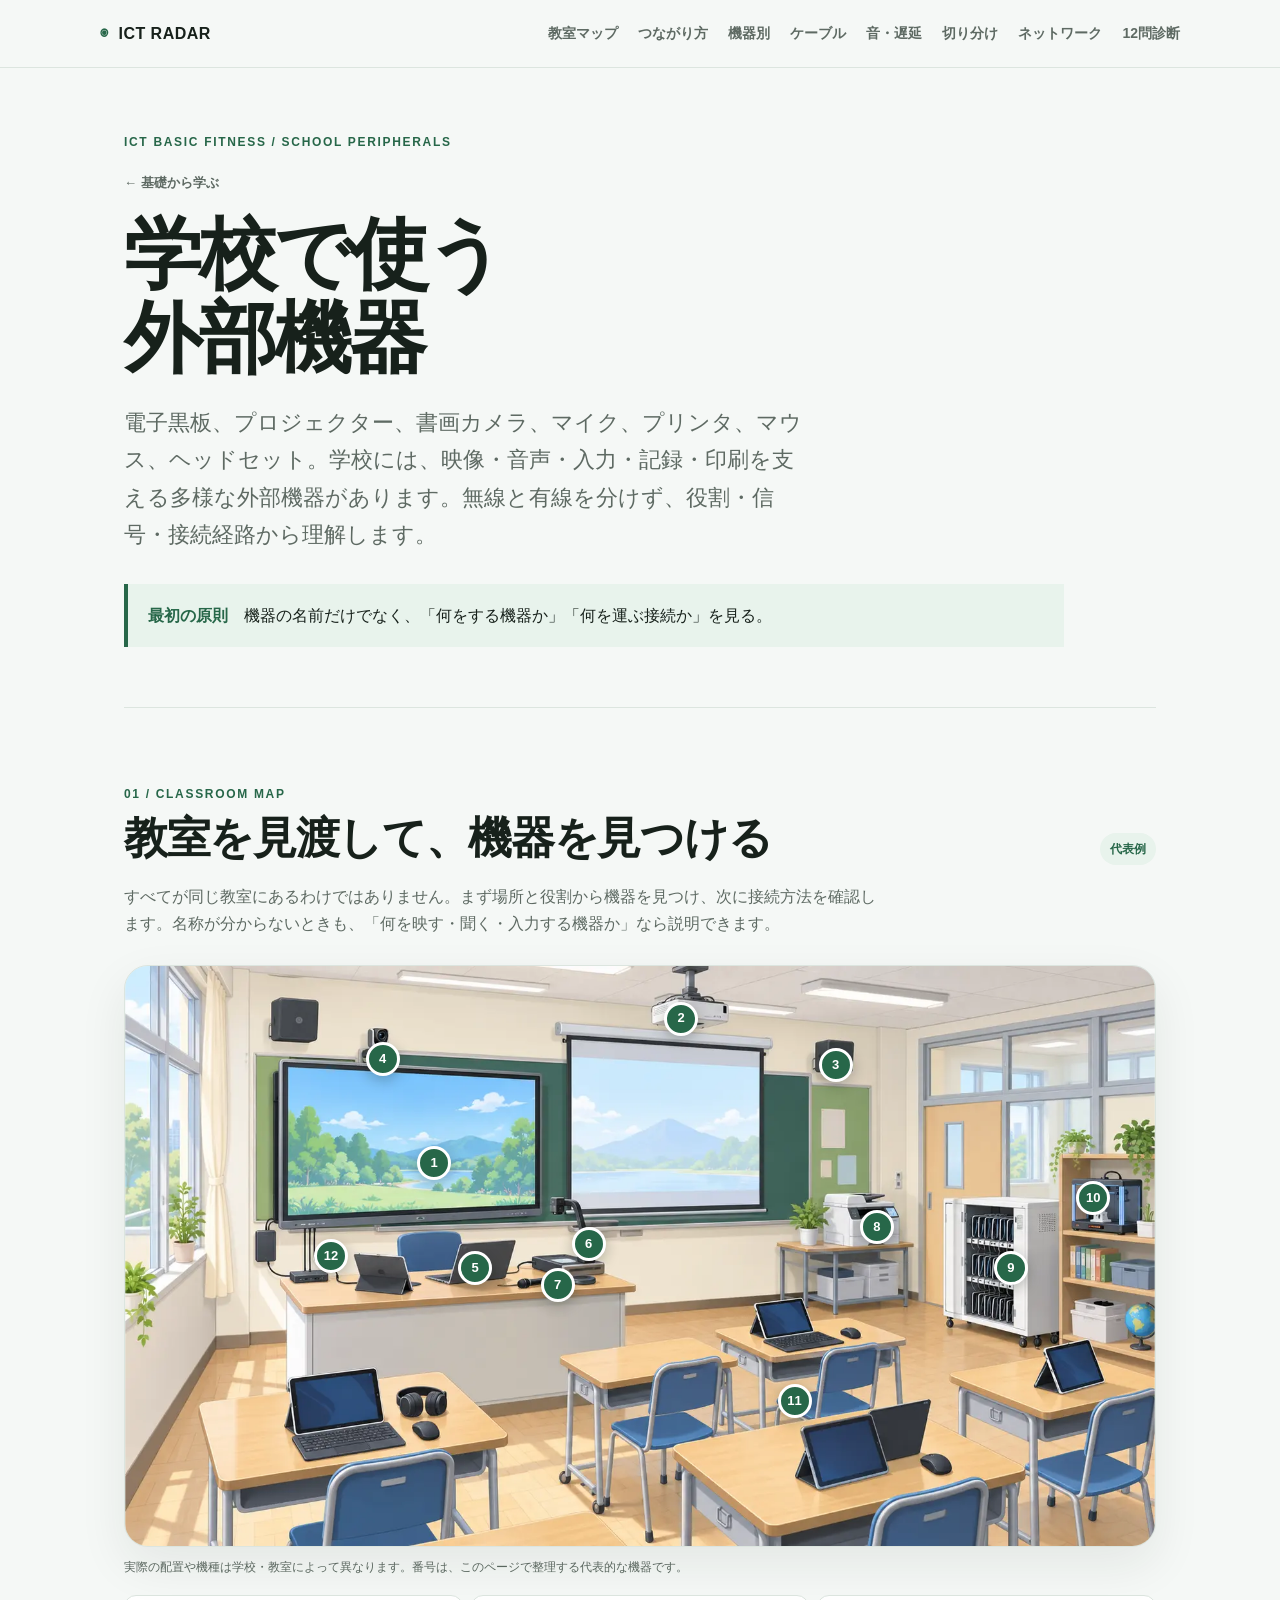
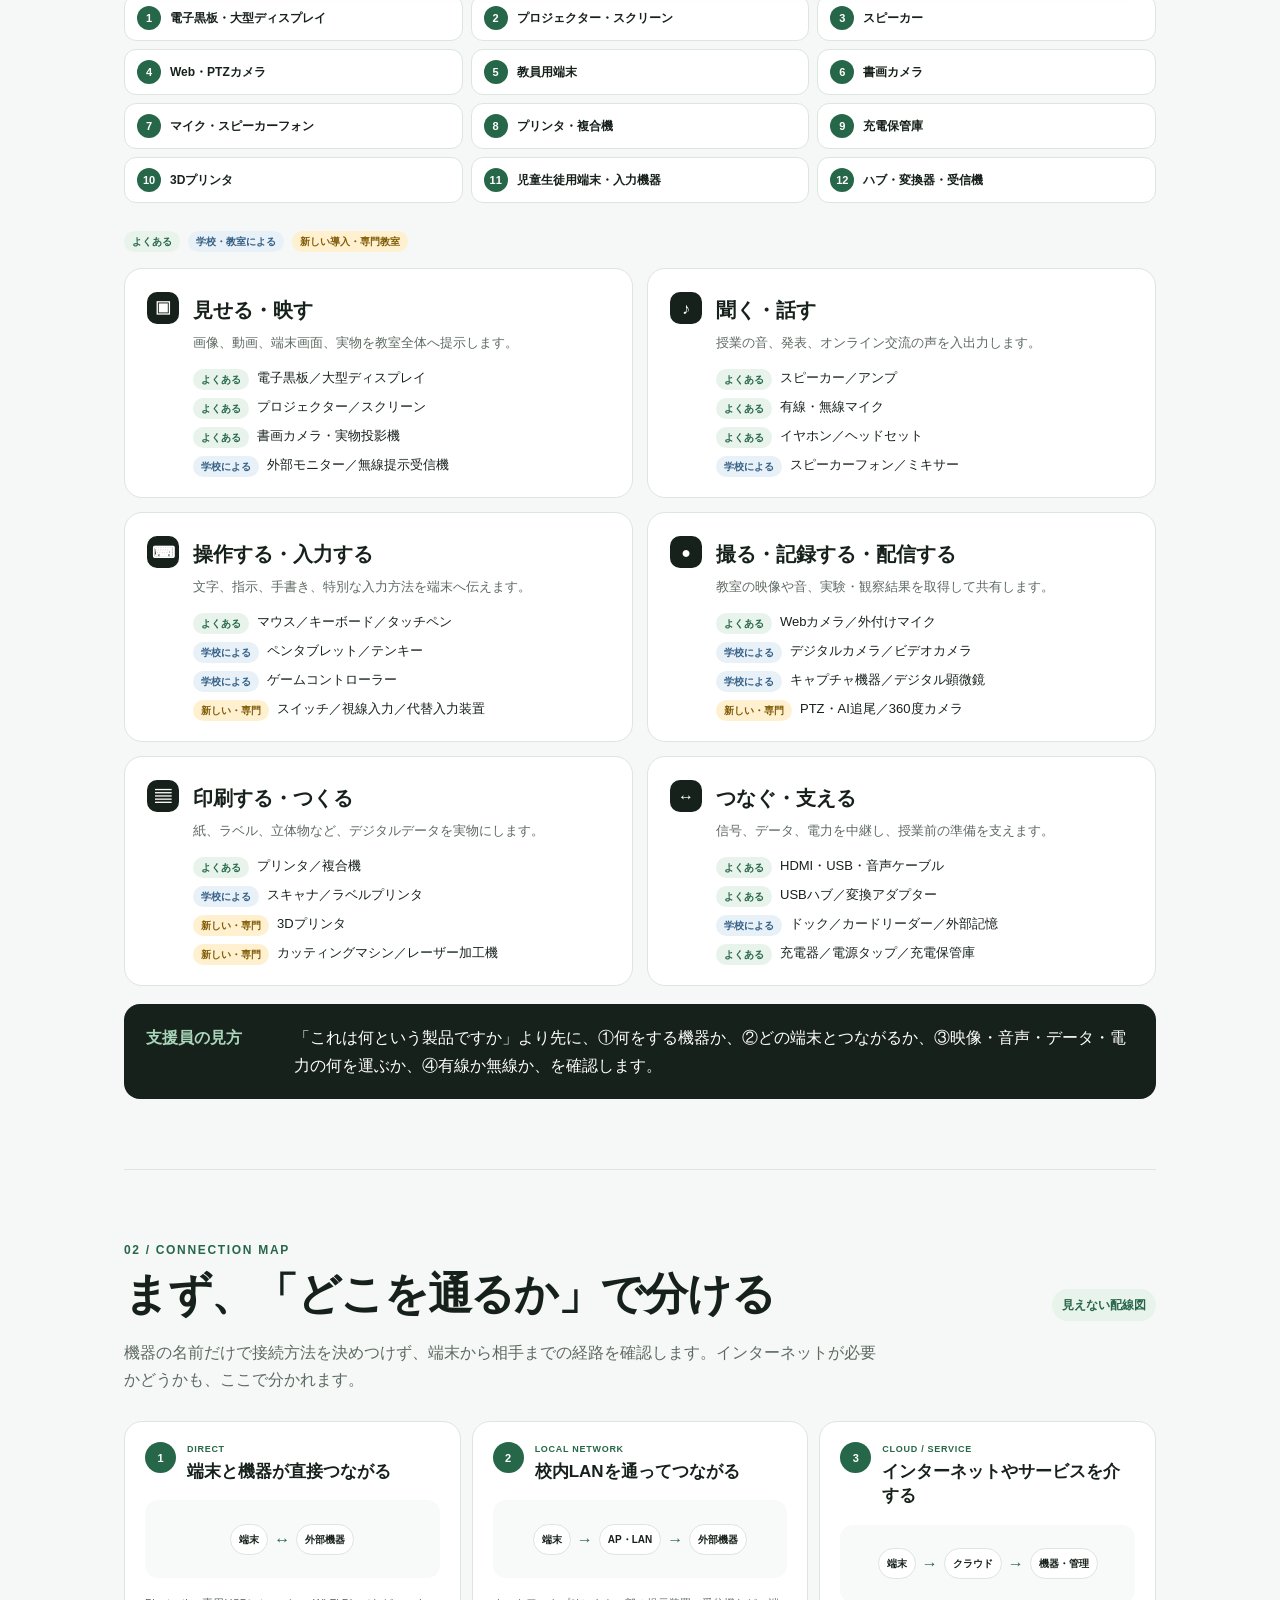
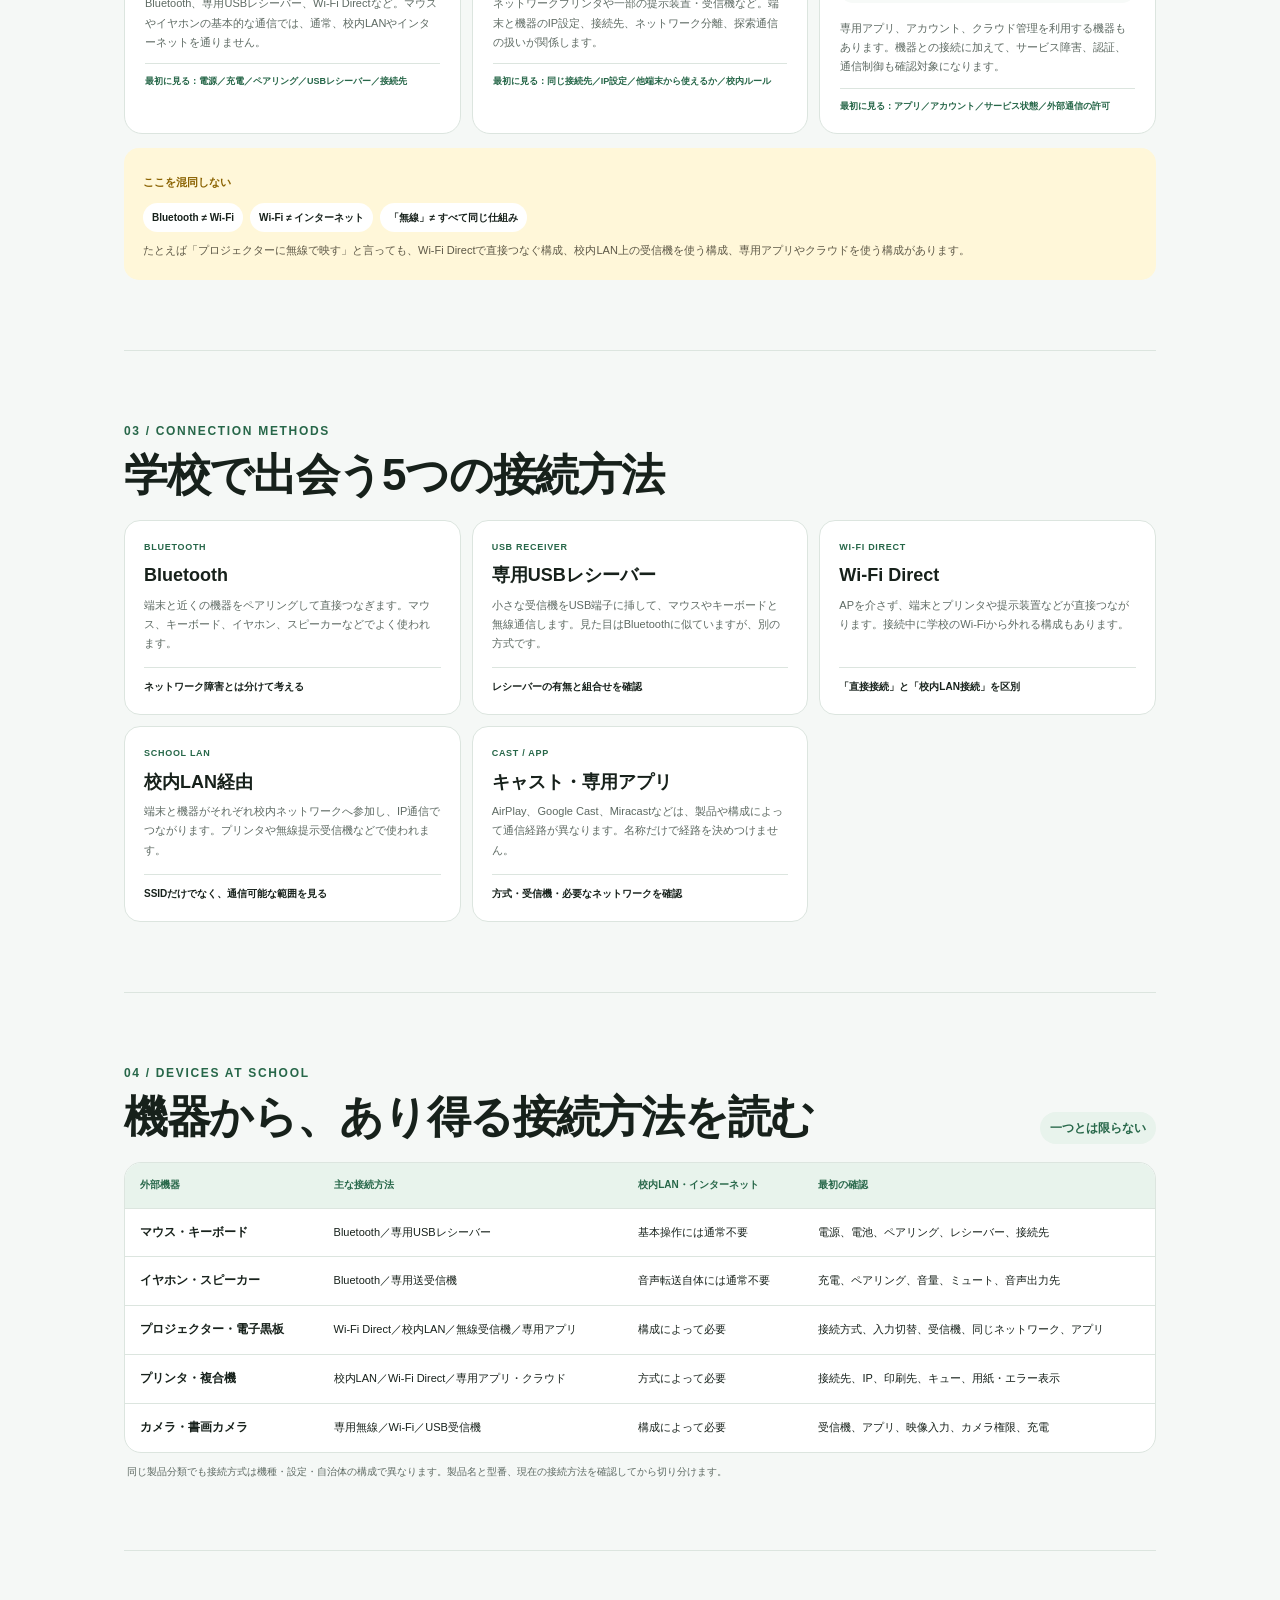
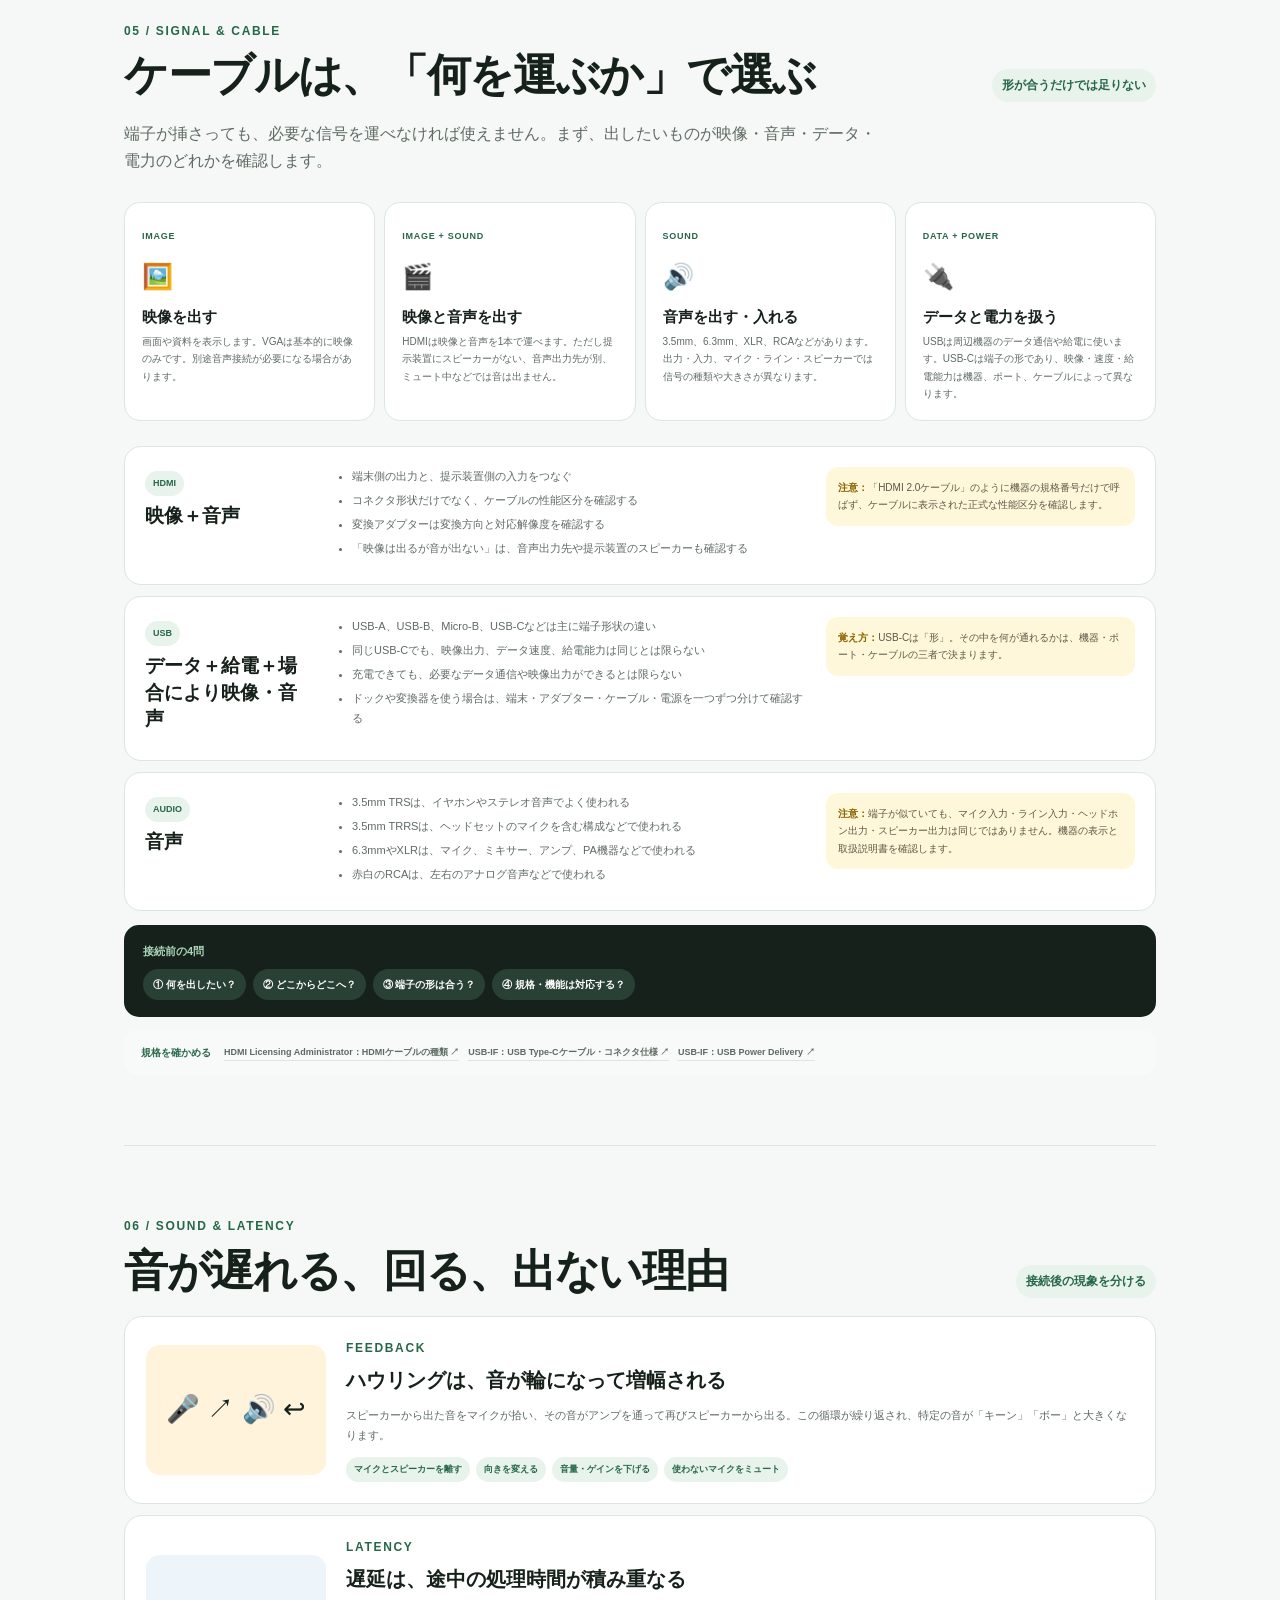
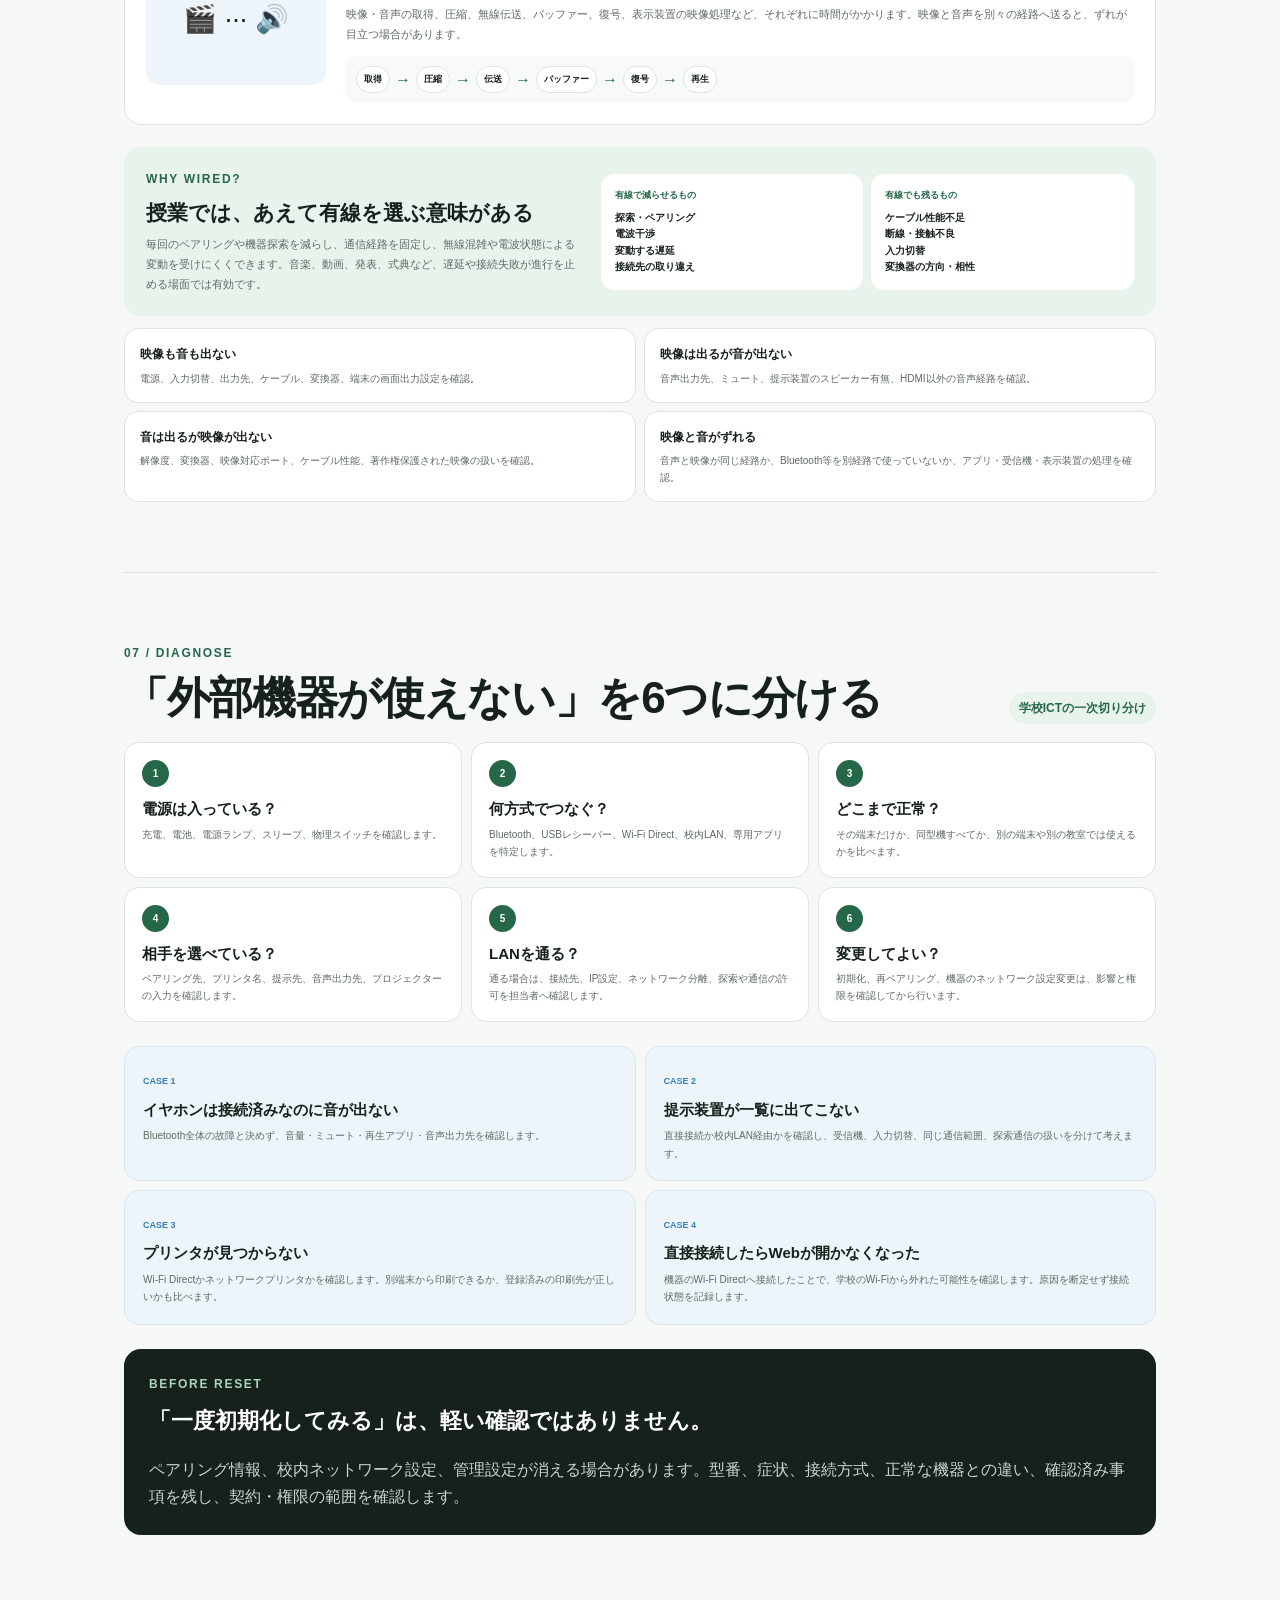
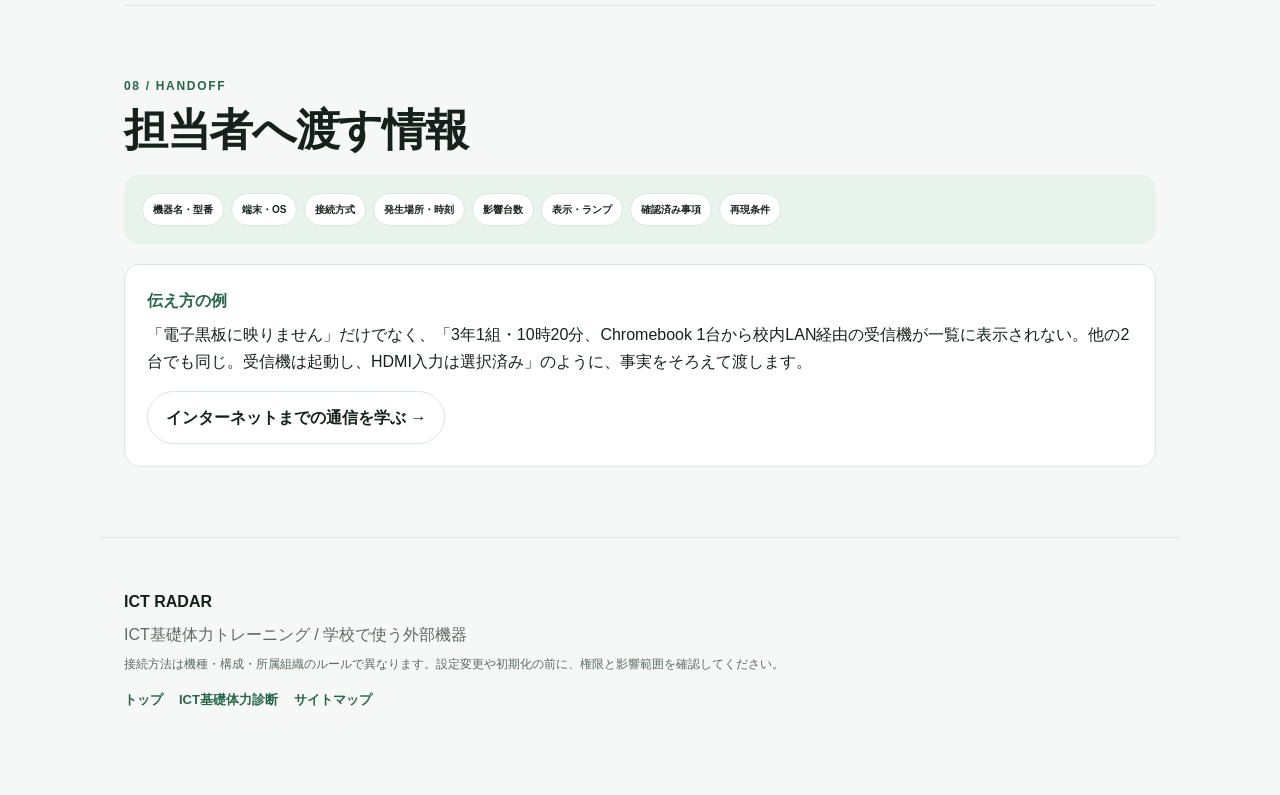
<file: peripherals.html>
<!doctype html>
<html lang="ja">
<head>
<meta charset="utf-8"><meta name="viewport" content="width=device-width,initial-scale=1">
<meta name="description" content="ICT RADAR 学校で使う外部機器の基礎">
<title>学校で使う外部機器 | ICT RADAR</title>
<link rel="stylesheet" href="styles.css">
</head>
<body>
<header class="site-header">
  <a class="brand" href="index.html"><span class="brand-mark">◉</span><span>ICT RADAR</span></a>
  <nav aria-label="外部機器の学習メニュー"><a href="#classroom">教室マップ</a><a href="#routes">つながり方</a><a href="#devices">機器別</a><a href="#cables">ケーブル</a><a href="#sound">音・遅延</a><a href="#diagnose">切り分け</a><a href="network.html">ネットワーク</a><a href="diagnosis.html">12問診断</a></nav>
</header>
<main>
<section class="topic-hero peripheral-hero">
  <p class="eyebrow">ICT BASIC FITNESS / SCHOOL PERIPHERALS</p>
  <p class="topic-back"><a href="index.html#learn">← 基礎から学ぶ</a></p>
  <h1>学校で使う<br>外部機器</h1>
  <p class="lead">電子黒板、プロジェクター、書画カメラ、マイク、プリンタ、マウス、ヘッドセット。学校には、映像・音声・入力・記録・印刷を支える多様な外部機器があります。無線と有線を分けず、役割・信号・接続経路から理解します。</p>
  <div class="topic-principle"><strong>最初の原則</strong><span>機器の名前だけでなく、「何をする機器か」「何を運ぶ接続か」を見る。</span></div>
</section>


<section id="classroom" class="section classroom-section">
  <div class="section-head"><div><p class="eyebrow">01 / CLASSROOM MAP</p><h2>教室を見渡して、機器を見つける</h2></div><span class="status">代表例</span></div>
  <p class="section-intro">すべてが同じ教室にあるわけではありません。まず場所と役割から機器を見つけ、次に接続方法を確認します。名称が分からないときも、「何を映す・聞く・入力する機器か」なら説明できます。</p>

  <figure class="classroom-map">
    <div class="classroom-image">
      <img src="classroom-devices.svg" alt="電子黒板、プロジェクター、書画カメラ、カメラ、音響機器、プリンタ、充電保管庫、端末、3Dプリンタが置かれた教室">
      <span class="map-pin pin-1">1</span><span class="map-pin pin-2">2</span><span class="map-pin pin-3">3</span>
      <span class="map-pin pin-4">4</span><span class="map-pin pin-5">5</span><span class="map-pin pin-6">6</span>
      <span class="map-pin pin-7">7</span><span class="map-pin pin-8">8</span><span class="map-pin pin-9">9</span>
      <span class="map-pin pin-10">10</span><span class="map-pin pin-11">11</span><span class="map-pin pin-12">12</span>
    </div>
    <figcaption>実際の配置や機種は学校・教室によって異なります。番号は、このページで整理する代表的な機器です。</figcaption>
  </figure>

  <div class="map-legend" aria-label="教室イラスト内の機器">
    <span><b>1</b>電子黒板・大型ディスプレイ</span>
    <span><b>2</b>プロジェクター・スクリーン</span>
    <span><b>3</b>スピーカー</span>
    <span><b>4</b>Web・PTZカメラ</span>
    <span><b>5</b>教員用端末</span>
    <span><b>6</b>書画カメラ</span>
    <span><b>7</b>マイク・スピーカーフォン</span>
    <span><b>8</b>プリンタ・複合機</span>
    <span><b>9</b>充電保管庫</span>
    <span><b>10</b>3Dプリンタ</span>
    <span><b>11</b>児童生徒用端末・入力機器</span>
    <span><b>12</b>ハブ・変換器・受信機</span>
  </div>

  <div class="device-stage-key">
    <span class="stage-common">よくある</span>
    <span class="stage-varies">学校・教室による</span>
    <span class="stage-new">新しい導入・専門教室</span>
  </div>

  <div class="device-inventory">
    <article>
      <div class="inventory-icon" aria-hidden="true">▣</div>
      <h3>見せる・映す</h3>
      <p>画像、動画、端末画面、実物を教室全体へ提示します。</p>
      <ul>
        <li><span class="stage-common">よくある</span>電子黒板／大型ディスプレイ</li>
        <li><span class="stage-common">よくある</span>プロジェクター／スクリーン</li>
        <li><span class="stage-common">よくある</span>書画カメラ・実物投影機</li>
        <li><span class="stage-varies">学校による</span>外部モニター／無線提示受信機</li>
      </ul>
    </article>
    <article>
      <div class="inventory-icon" aria-hidden="true">♪</div>
      <h3>聞く・話す</h3>
      <p>授業の音、発表、オンライン交流の声を入出力します。</p>
      <ul>
        <li><span class="stage-common">よくある</span>スピーカー／アンプ</li>
        <li><span class="stage-common">よくある</span>有線・無線マイク</li>
        <li><span class="stage-common">よくある</span>イヤホン／ヘッドセット</li>
        <li><span class="stage-varies">学校による</span>スピーカーフォン／ミキサー</li>
      </ul>
    </article>
    <article>
      <div class="inventory-icon" aria-hidden="true">⌨</div>
      <h3>操作する・入力する</h3>
      <p>文字、指示、手書き、特別な入力方法を端末へ伝えます。</p>
      <ul>
        <li><span class="stage-common">よくある</span>マウス／キーボード／タッチペン</li>
        <li><span class="stage-varies">学校による</span>ペンタブレット／テンキー</li>
        <li><span class="stage-varies">学校による</span>ゲームコントローラー</li>
        <li><span class="stage-new">新しい・専門</span>スイッチ／視線入力／代替入力装置</li>
      </ul>
    </article>
    <article>
      <div class="inventory-icon" aria-hidden="true">●</div>
      <h3>撮る・記録する・配信する</h3>
      <p>教室の映像や音、実験・観察結果を取得して共有します。</p>
      <ul>
        <li><span class="stage-common">よくある</span>Webカメラ／外付けマイク</li>
        <li><span class="stage-varies">学校による</span>デジタルカメラ／ビデオカメラ</li>
        <li><span class="stage-varies">学校による</span>キャプチャ機器／デジタル顕微鏡</li>
        <li><span class="stage-new">新しい・専門</span>PTZ・AI追尾／360度カメラ</li>
      </ul>
    </article>
    <article>
      <div class="inventory-icon" aria-hidden="true">▤</div>
      <h3>印刷する・つくる</h3>
      <p>紙、ラベル、立体物など、デジタルデータを実物にします。</p>
      <ul>
        <li><span class="stage-common">よくある</span>プリンタ／複合機</li>
        <li><span class="stage-varies">学校による</span>スキャナ／ラベルプリンタ</li>
        <li><span class="stage-new">新しい・専門</span>3Dプリンタ</li>
        <li><span class="stage-new">新しい・専門</span>カッティングマシン／レーザー加工機</li>
      </ul>
    </article>
    <article>
      <div class="inventory-icon" aria-hidden="true">↔</div>
      <h3>つなぐ・支える</h3>
      <p>信号、データ、電力を中継し、授業前の準備を支えます。</p>
      <ul>
        <li><span class="stage-common">よくある</span>HDMI・USB・音声ケーブル</li>
        <li><span class="stage-common">よくある</span>USBハブ／変換アダプター</li>
        <li><span class="stage-varies">学校による</span>ドック／カードリーダー／外部記憶</li>
        <li><span class="stage-common">よくある</span>充電器／電源タップ／充電保管庫</li>
      </ul>
    </article>
  </div>

  <div class="classroom-reading-rule">
    <b>支援員の見方</b>
    <p>「これは何という製品ですか」より先に、①何をする機器か、②どの端末とつながるか、③映像・音声・データ・電力の何を運ぶか、④有線か無線か、を確認します。</p>
  </div>
</section>

<section id="routes" class="section">
  <div class="section-head"><div><p class="eyebrow">02 / CONNECTION MAP</p><h2>まず、「どこを通るか」で分ける</h2></div><span class="status">見えない配線図</span></div>
  <p class="section-intro">機器の名前だけで接続方法を決めつけず、端末から相手までの経路を確認します。インターネットが必要かどうかも、ここで分かれます。</p>

  <div class="peripheral-routes">
    <article class="route-direct">
      <div class="route-top"><span>1</span><div><p>DIRECT</p><h3>端末と機器が直接つながる</h3></div></div>
      <div class="route-picture"><b>端末</b><i>↔</i><b>外部機器</b></div>
      <p>Bluetooth、専用USBレシーバー、Wi‑Fi Directなど。マウスやイヤホンの基本的な通信では、通常、校内LANやインターネットを通りません。</p>
      <small>最初に見る：電源／充電／ペアリング／USBレシーバー／接続先</small>
    </article>
    <article class="route-lan">
      <div class="route-top"><span>2</span><div><p>LOCAL NETWORK</p><h3>校内LANを通ってつながる</h3></div></div>
      <div class="route-picture"><b>端末</b><i>→</i><b>AP・LAN</b><i>→</i><b>外部機器</b></div>
      <p>ネットワークプリンタや一部の提示装置・受信機など。端末と機器のIP設定、接続先、ネットワーク分離、探索通信の扱いが関係します。</p>
      <small>最初に見る：同じ接続先／IP設定／他端末から使えるか／校内ルール</small>
    </article>
    <article class="route-cloud">
      <div class="route-top"><span>3</span><div><p>CLOUD / SERVICE</p><h3>インターネットやサービスを介する</h3></div></div>
      <div class="route-picture"><b>端末</b><i>→</i><b>クラウド</b><i>→</i><b>機器・管理</b></div>
      <p>専用アプリ、アカウント、クラウド管理を利用する機器もあります。機器との接続に加えて、サービス障害、認証、通信制御も確認対象になります。</p>
      <small>最初に見る：アプリ／アカウント／サービス状態／外部通信の許可</small>
    </article>
  </div>

  <div class="wireless-not-same">
    <b>ここを混同しない</b>
    <div><span>Bluetooth ≠ Wi‑Fi</span><span>Wi‑Fi ≠ インターネット</span><span>「無線」≠ すべて同じ仕組み</span></div>
    <p>たとえば「プロジェクターに無線で映す」と言っても、Wi‑Fi Directで直接つなぐ構成、校内LAN上の受信機を使う構成、専用アプリやクラウドを使う構成があります。</p>
  </div>
</section>

<section id="methods" class="section">
  <div class="section-head"><div><p class="eyebrow">03 / CONNECTION METHODS</p><h2>学校で出会う5つの接続方法</h2></div></div>
  <div class="method-grid">
    <article><span>BLUETOOTH</span><h3>Bluetooth</h3><p>端末と近くの機器をペアリングして直接つなぎます。マウス、キーボード、イヤホン、スピーカーなどでよく使われます。</p><b>ネットワーク障害とは分けて考える</b></article>
    <article><span>USB RECEIVER</span><h3>専用USBレシーバー</h3><p>小さな受信機をUSB端子に挿して、マウスやキーボードと無線通信します。見た目はBluetoothに似ていますが、別の方式です。</p><b>レシーバーの有無と組合せを確認</b></article>
    <article><span>WI‑FI DIRECT</span><h3>Wi‑Fi Direct</h3><p>APを介さず、端末とプリンタや提示装置などが直接つながります。接続中に学校のWi‑Fiから外れる構成もあります。</p><b>「直接接続」と「校内LAN接続」を区別</b></article>
    <article><span>SCHOOL LAN</span><h3>校内LAN経由</h3><p>端末と機器がそれぞれ校内ネットワークへ参加し、IP通信でつながります。プリンタや無線提示受信機などで使われます。</p><b>SSIDだけでなく、通信可能な範囲を見る</b></article>
    <article><span>CAST / APP</span><h3>キャスト・専用アプリ</h3><p>AirPlay、Google Cast、Miracastなどは、製品や構成によって通信経路が異なります。名称だけで経路を決めつけません。</p><b>方式・受信機・必要なネットワークを確認</b></article>
  </div>
</section>

<section id="devices" class="section">
  <div class="section-head"><div><p class="eyebrow">04 / DEVICES AT SCHOOL</p><h2>機器から、あり得る接続方法を読む</h2></div><span class="status">一つとは限らない</span></div>
  <div class="device-table-wrap">
    <table class="device-table">
      <thead><tr><th>外部機器</th><th>主な接続方法</th><th>校内LAN・インターネット</th><th>最初の確認</th></tr></thead>
      <tbody>
        <tr><th>マウス・キーボード</th><td>Bluetooth／専用USBレシーバー</td><td>基本操作には通常不要</td><td>電源、電池、ペアリング、レシーバー、接続先</td></tr>
        <tr><th>イヤホン・スピーカー</th><td>Bluetooth／専用送受信機</td><td>音声転送自体には通常不要</td><td>充電、ペアリング、音量、ミュート、音声出力先</td></tr>
        <tr><th>プロジェクター・電子黒板</th><td>Wi‑Fi Direct／校内LAN／無線受信機／専用アプリ</td><td>構成によって必要</td><td>接続方式、入力切替、受信機、同じネットワーク、アプリ</td></tr>
        <tr><th>プリンタ・複合機</th><td>校内LAN／Wi‑Fi Direct／専用アプリ・クラウド</td><td>方式によって必要</td><td>接続先、IP、印刷先、キュー、用紙・エラー表示</td></tr>
        <tr><th>カメラ・書画カメラ</th><td>専用無線／Wi‑Fi／USB受信機</td><td>構成によって必要</td><td>受信機、アプリ、映像入力、カメラ権限、充電</td></tr>
      </tbody>
    </table>
  </div>
  <p class="table-note">同じ製品分類でも接続方式は機種・設定・自治体の構成で異なります。製品名と型番、現在の接続方法を確認してから切り分けます。</p>
</section>

<section id="cables" class="section">
  <div class="section-head"><div><p class="eyebrow">05 / SIGNAL &amp; CABLE</p><h2>ケーブルは、「何を運ぶか」で選ぶ</h2></div><span class="status">形が合うだけでは足りない</span></div>
  <p class="section-intro">端子が挿さっても、必要な信号を運べなければ使えません。まず、出したいものが映像・音声・データ・電力のどれかを確認します。</p>

  <div class="signal-map">
    <article><span>IMAGE</span><div aria-hidden="true">🖼️</div><h3>映像を出す</h3><p>画面や資料を表示します。VGAは基本的に映像のみです。別途音声接続が必要になる場合があります。</p></article>
    <article><span>IMAGE + SOUND</span><div aria-hidden="true">🎬</div><h3>映像と音声を出す</h3><p>HDMIは映像と音声を1本で運べます。ただし提示装置にスピーカーがない、音声出力先が別、ミュート中などでは音は出ません。</p></article>
    <article><span>SOUND</span><div aria-hidden="true">🔊</div><h3>音声を出す・入れる</h3><p>3.5mm、6.3mm、XLR、RCAなどがあります。出力・入力、マイク・ライン・スピーカーでは信号の種類や大きさが異なります。</p></article>
    <article><span>DATA + POWER</span><div aria-hidden="true">🔌</div><h3>データと電力を扱う</h3><p>USBは周辺機器のデータ通信や給電に使います。USB‑Cは端子の形であり、映像・速度・給電能力は機器、ポート、ケーブルによって異なります。</p></article>
  </div>

  <div class="cable-guides">
    <article>
      <div class="cable-name"><span>HDMI</span><h3>映像＋音声</h3></div>
      <ul>
        <li>端末側の出力と、提示装置側の入力をつなぐ</li>
        <li>コネクタ形状だけでなく、ケーブルの性能区分を確認する</li>
        <li>変換アダプターは変換方向と対応解像度を確認する</li>
        <li>「映像は出るが音が出ない」は、音声出力先や提示装置のスピーカーも確認する</li>
      </ul>
      <p class="cable-caution"><b>注意：</b>「HDMI 2.0ケーブル」のように機器の規格番号だけで呼ばず、ケーブルに表示された正式な性能区分を確認します。</p>
    </article>
    <article>
      <div class="cable-name"><span>USB</span><h3>データ＋給電＋場合により映像・音声</h3></div>
      <ul>
        <li>USB‑A、USB‑B、Micro‑B、USB‑Cなどは主に端子形状の違い</li>
        <li>同じUSB‑Cでも、映像出力、データ速度、給電能力は同じとは限らない</li>
        <li>充電できても、必要なデータ通信や映像出力ができるとは限らない</li>
        <li>ドックや変換器を使う場合は、端末・アダプター・ケーブル・電源を一つずつ分けて確認する</li>
      </ul>
      <p class="cable-caution"><b>覚え方：</b>USB‑Cは「形」。その中を何が通れるかは、機器・ポート・ケーブルの三者で決まります。</p>
    </article>
    <article>
      <div class="cable-name"><span>AUDIO</span><h3>音声</h3></div>
      <ul>
        <li>3.5mm TRSは、イヤホンやステレオ音声でよく使われる</li>
        <li>3.5mm TRRSは、ヘッドセットのマイクを含む構成などで使われる</li>
        <li>6.3mmやXLRは、マイク、ミキサー、アンプ、PA機器などで使われる</li>
        <li>赤白のRCAは、左右のアナログ音声などで使われる</li>
      </ul>
      <p class="cable-caution"><b>注意：</b>端子が似ていても、マイク入力・ライン入力・ヘッドホン出力・スピーカー出力は同じではありません。機器の表示と取扱説明書を確認します。</p>
    </article>
  </div>

  <div class="connector-rule">
    <b>接続前の4問</b>
    <div><span>① 何を出したい？</span><span>② どこからどこへ？</span><span>③ 端子の形は合う？</span><span>④ 規格・機能は対応する？</span></div>
  </div>

  <div class="primary-links cable-sources">
    <b>規格を確かめる</b>
    <a href="https://www.hdmi.org/resource/cables" target="_blank" rel="noopener">HDMI Licensing Administrator：HDMIケーブルの種類 ↗</a>
    <a href="https://www.usb.org/usb-type-cr-cable-and-connector-specification" target="_blank" rel="noopener">USB-IF：USB Type‑Cケーブル・コネクタ仕様 ↗</a>
    <a href="https://www.usb.org/usb-charger-pd" target="_blank" rel="noopener">USB-IF：USB Power Delivery ↗</a>
  </div>
</section>

<section id="sound" class="section">
  <div class="section-head"><div><p class="eyebrow">06 / SOUND &amp; LATENCY</p><h2>音が遅れる、回る、出ない理由</h2></div><span class="status">接続後の現象を分ける</span></div>

  <div class="sound-concepts">
    <article class="feedback-card">
      <div class="sound-icon" aria-hidden="true">🎤 ↗ 🔊 ↩</div>
      <div><p class="eyebrow">FEEDBACK</p><h3>ハウリングは、音が輪になって増幅される</h3>
        <p>スピーカーから出た音をマイクが拾い、その音がアンプを通って再びスピーカーから出る。この循環が繰り返され、特定の音が「キーン」「ボー」と大きくなります。</p>
        <div class="action-chips"><span>マイクとスピーカーを離す</span><span>向きを変える</span><span>音量・ゲインを下げる</span><span>使わないマイクをミュート</span></div>
      </div>
    </article>
    <article class="latency-card">
      <div class="sound-icon" aria-hidden="true">🎬 ··· 🔊</div>
      <div><p class="eyebrow">LATENCY</p><h3>遅延は、途中の処理時間が積み重なる</h3>
        <p>映像・音声の取得、圧縮、無線伝送、バッファー、復号、表示装置の映像処理など、それぞれに時間がかかります。映像と音声を別々の経路へ送ると、ずれが目立つ場合があります。</p>
        <div class="latency-path"><span>取得</span><i>→</i><span>圧縮</span><i>→</i><span>伝送</span><i>→</i><span>バッファー</span><i>→</i><span>復号</span><i>→</i><span>再生</span></div>
      </div>
    </article>
  </div>

  <div class="wired-choice">
    <div><p class="eyebrow">WHY WIRED?</p><h3>授業では、あえて有線を選ぶ意味がある</h3><p>毎回のペアリングや機器探索を減らし、通信経路を固定し、無線混雑や電波状態による変動を受けにくくできます。音楽、動画、発表、式典など、遅延や接続失敗が進行を止める場面では有効です。</p></div>
    <div class="wired-compare">
      <article><span>有線で減らせるもの</span><b>探索・ペアリング</b><b>電波干渉</b><b>変動する遅延</b><b>接続先の取り違え</b></article>
      <article><span>有線でも残るもの</span><b>ケーブル性能不足</b><b>断線・接触不良</b><b>入力切替</b><b>変換器の方向・相性</b></article>
    </div>
  </div>

  <div class="symptom-cable-grid">
    <article><span>映像も音も出ない</span><p>電源、入力切替、出力先、ケーブル、変換器、端末の画面出力設定を確認。</p></article>
    <article><span>映像は出るが音が出ない</span><p>音声出力先、ミュート、提示装置のスピーカー有無、HDMI以外の音声経路を確認。</p></article>
    <article><span>音は出るが映像が出ない</span><p>解像度、変換器、映像対応ポート、ケーブル性能、著作権保護された映像の扱いを確認。</p></article>
    <article><span>映像と音がずれる</span><p>音声と映像が同じ経路か、Bluetooth等を別経路で使っていないか、アプリ・受信機・表示装置の処理を確認。</p></article>
  </div>
</section>

<section id="diagnose" class="section">
  <div class="section-head"><div><p class="eyebrow">07 / DIAGNOSE</p><h2>「外部機器が使えない」を6つに分ける</h2></div><span class="status">学校ICTの一次切り分け</span></div>
  <div class="peripheral-checks">
    <article><span>1</span><h3>電源は入っている？</h3><p>充電、電池、電源ランプ、スリープ、物理スイッチを確認します。</p></article>
    <article><span>2</span><h3>何方式でつなぐ？</h3><p>Bluetooth、USBレシーバー、Wi‑Fi Direct、校内LAN、専用アプリを特定します。</p></article>
    <article><span>3</span><h3>どこまで正常？</h3><p>その端末だけか、同型機すべてか、別の端末や別の教室では使えるかを比べます。</p></article>
    <article><span>4</span><h3>相手を選べている？</h3><p>ペアリング先、プリンタ名、提示先、音声出力先、プロジェクターの入力を確認します。</p></article>
    <article><span>5</span><h3>LANを通る？</h3><p>通る場合は、接続先、IP設定、ネットワーク分離、探索や通信の許可を担当者へ確認します。</p></article>
    <article><span>6</span><h3>変更してよい？</h3><p>初期化、再ペアリング、機器のネットワーク設定変更は、影響と権限を確認してから行います。</p></article>
  </div>

  <div class="peripheral-cases">
    <article><span>CASE 1</span><h3>イヤホンは接続済みなのに音が出ない</h3><p>Bluetooth全体の故障と決めず、音量・ミュート・再生アプリ・音声出力先を確認します。</p></article>
    <article><span>CASE 2</span><h3>提示装置が一覧に出てこない</h3><p>直接接続か校内LAN経由かを確認し、受信機、入力切替、同じ通信範囲、探索通信の扱いを分けて考えます。</p></article>
    <article><span>CASE 3</span><h3>プリンタが見つからない</h3><p>Wi‑Fi Directかネットワークプリンタかを確認します。別端末から印刷できるか、登録済みの印刷先が正しいかも比べます。</p></article>
    <article><span>CASE 4</span><h3>直接接続したらWebが開かなくなった</h3><p>機器のWi‑Fi Directへ接続したことで、学校のWi‑Fiから外れた可能性を確認します。原因を断定せず接続状態を記録します。</p></article>
  </div>

  <div class="authority-box">
    <p class="eyebrow">BEFORE RESET</p>
    <h3>「一度初期化してみる」は、軽い確認ではありません。</h3>
    <p>ペアリング情報、校内ネットワーク設定、管理設定が消える場合があります。型番、症状、接続方式、正常な機器との違い、確認済み事項を残し、契約・権限の範囲を確認します。</p>
  </div>
</section>

<section class="section">
  <div class="section-head"><div><p class="eyebrow">08 / HANDOFF</p><h2>担当者へ渡す情報</h2></div></div>
  <div class="handoff-strip">
    <span>機器名・型番</span><span>端末・OS</span><span>接続方式</span><span>発生場所・時刻</span><span>影響台数</span><span>表示・ランプ</span><span>確認済み事項</span><span>再現条件</span>
  </div>
  <div class="distinction"><b>伝え方の例</b><p>「電子黒板に映りません」だけでなく、「3年1組・10時20分、Chromebook 1台から校内LAN経由の受信機が一覧に表示されない。他の2台でも同じ。受信機は起動し、HDMI入力は選択済み」のように、事実をそろえて渡します。</p><a class="button" href="network.html">インターネットまでの通信を学ぶ →</a></div>
</section>
</main>
<footer><strong>ICT RADAR</strong><p>ICT基礎体力トレーニング / 学校で使う外部機器</p><p class="small">接続方法は機種・構成・所属組織のルールで異なります。設定変更や初期化の前に、権限と影響範囲を確認してください。</p>  <p class="footer-links"><a href="index.html">トップ</a><a href="diagnosis.html">ICT基礎体力診断</a><a href="sitemap.html">サイトマップ</a></p>
</footer>
</body>
</html>
</file>
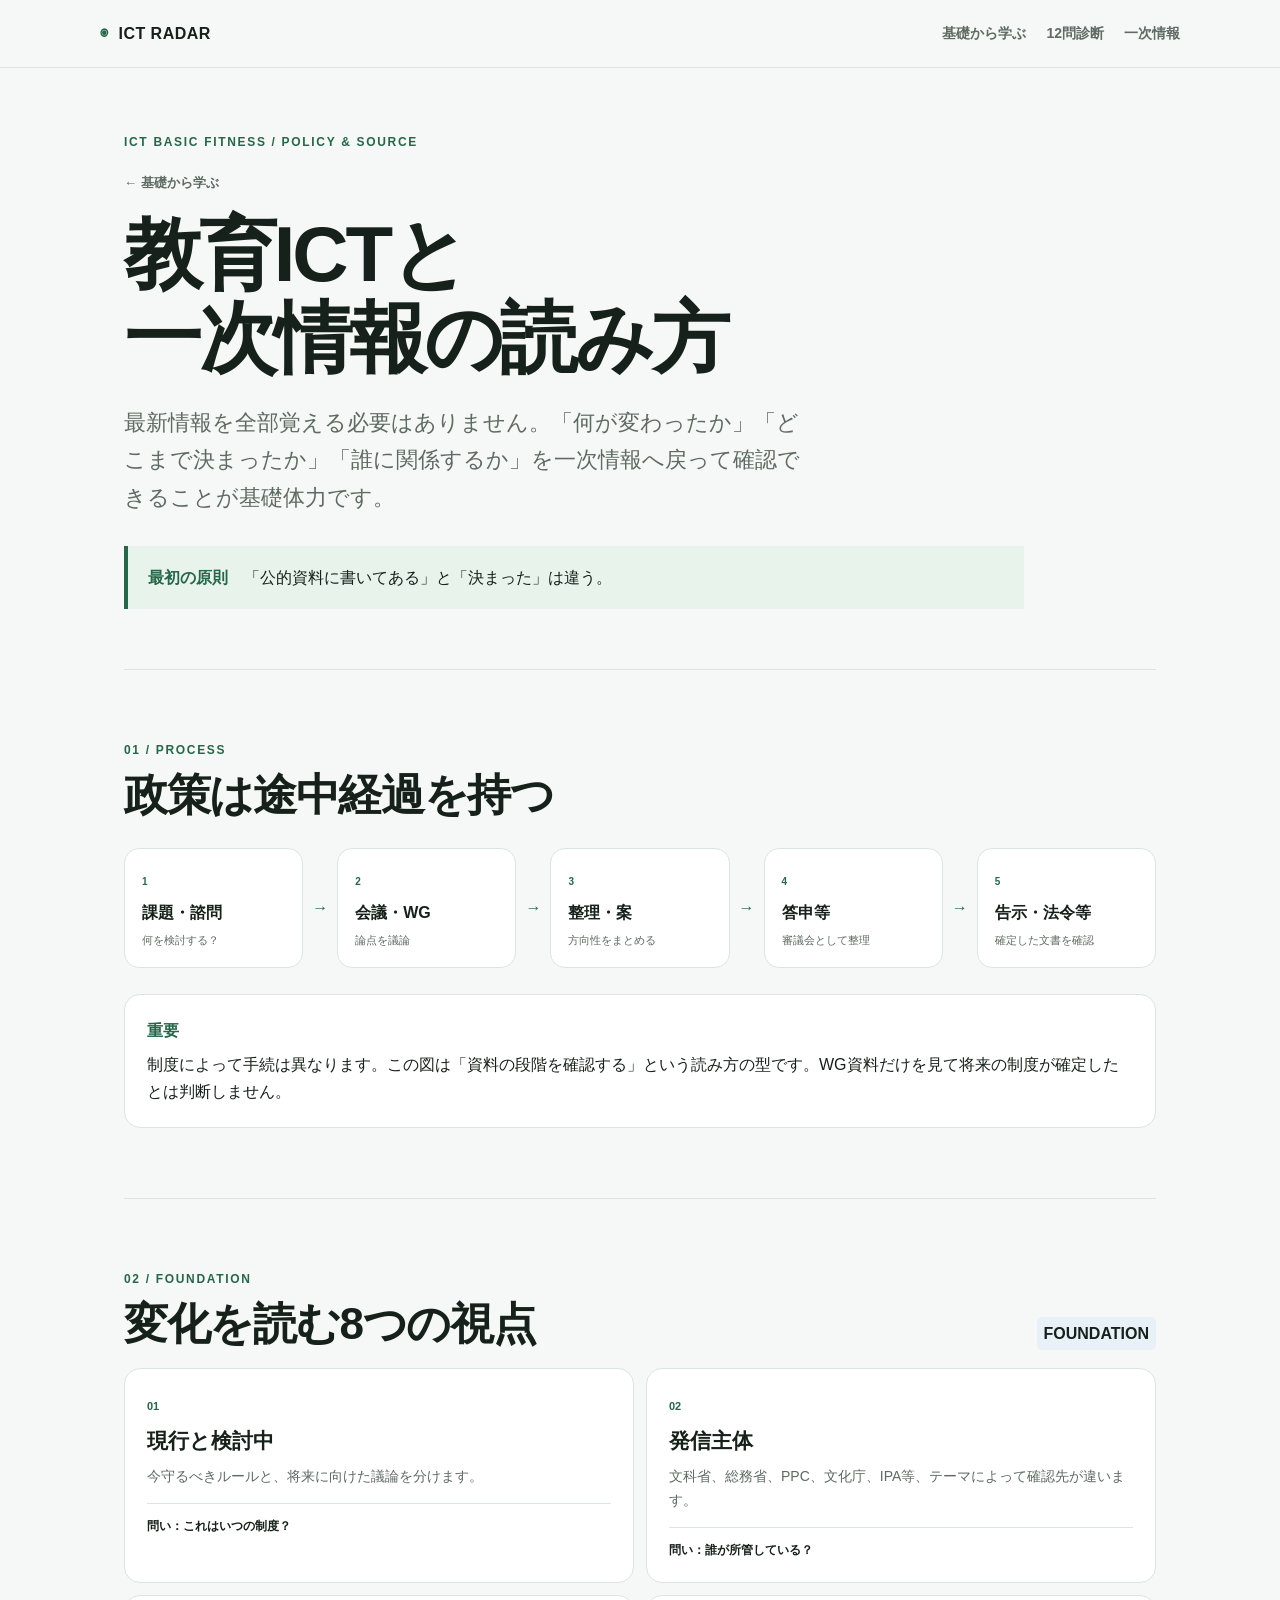
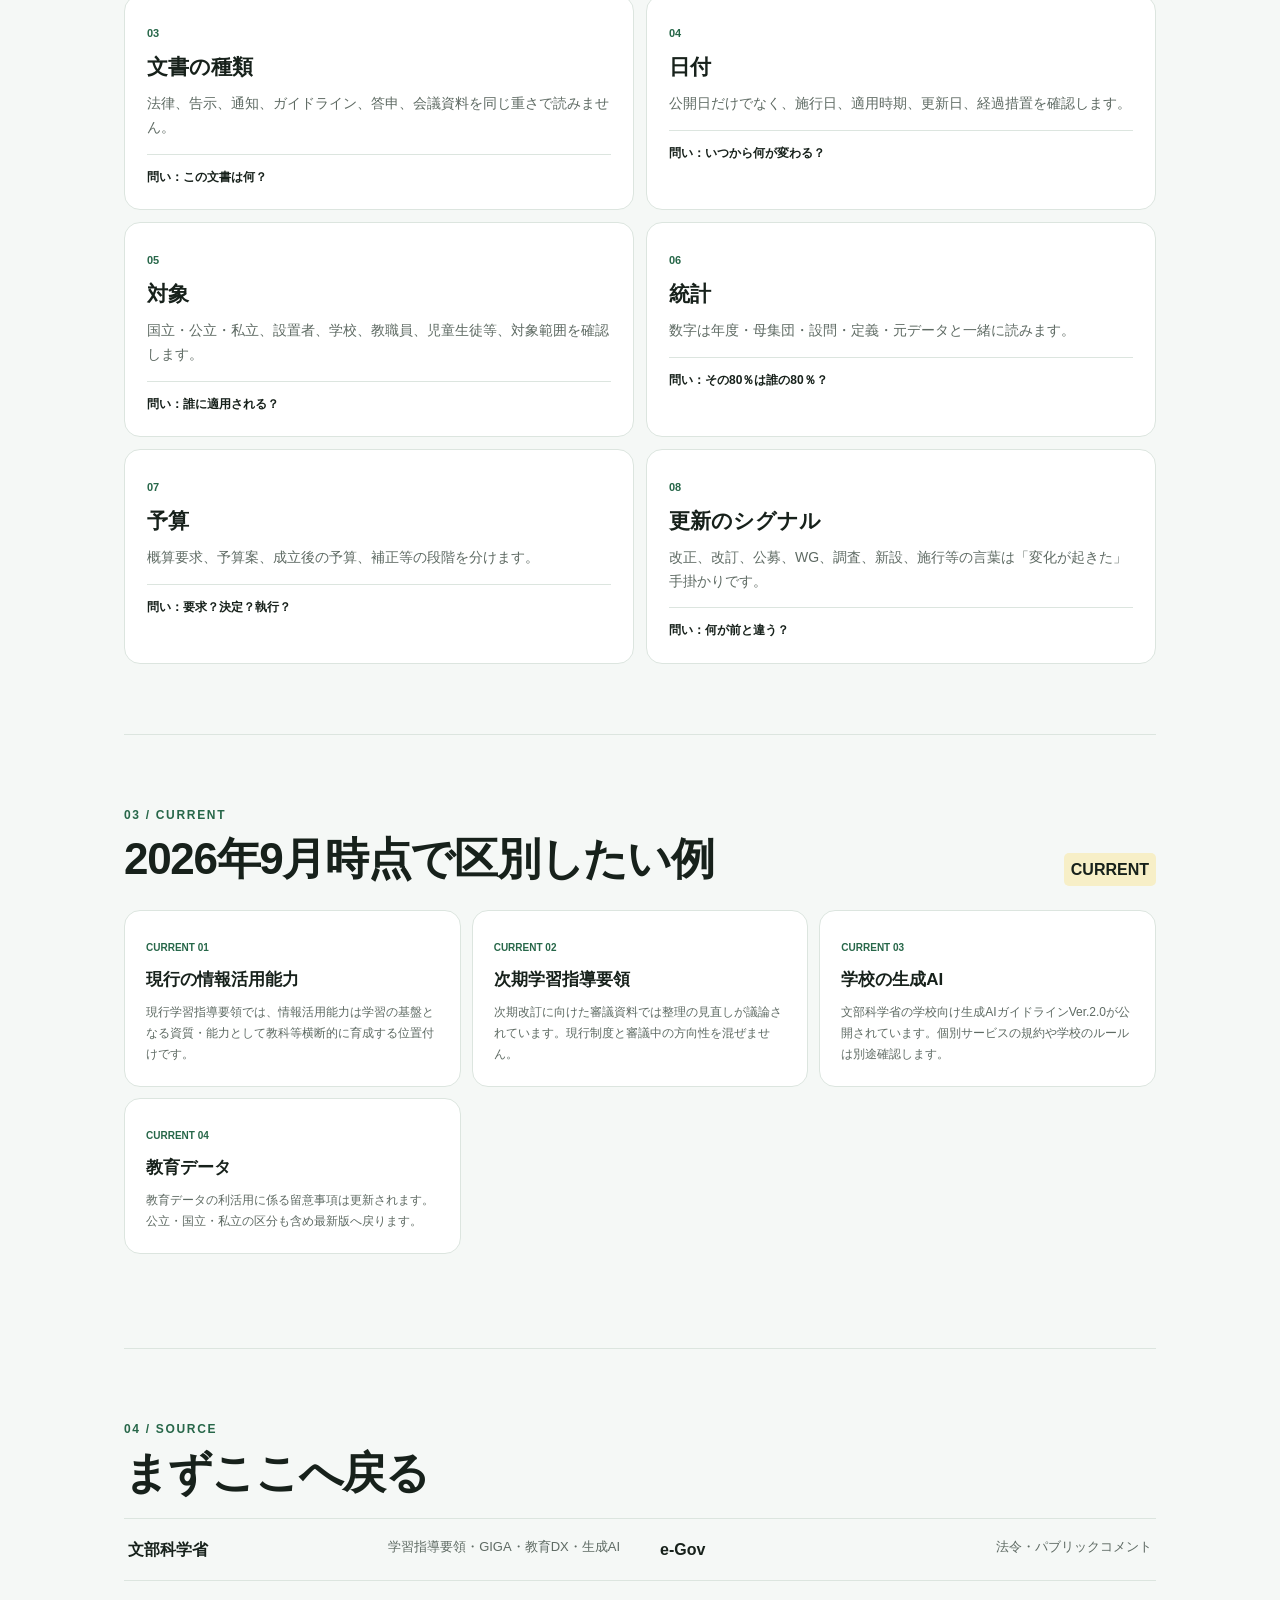
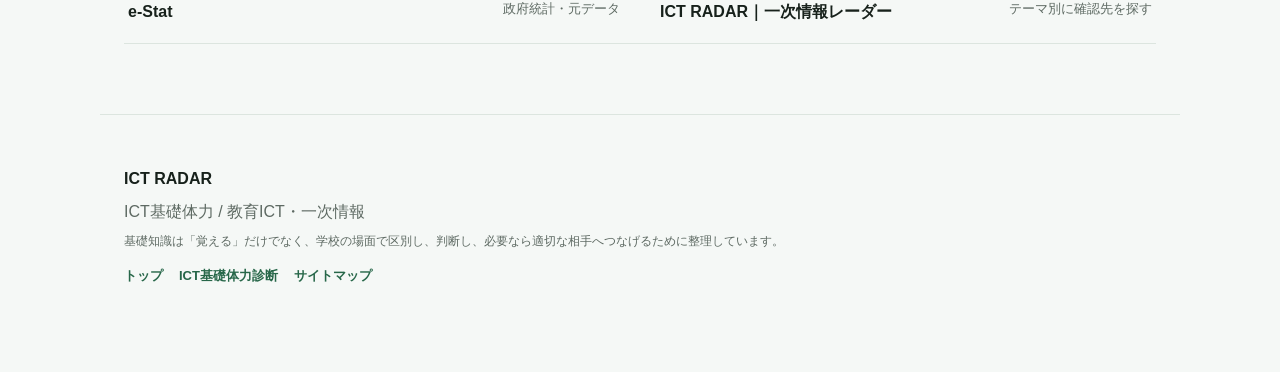
<file: policy.html>
<!doctype html><html lang="ja"><head><meta charset="utf-8"><meta name="viewport" content="width=device-width,initial-scale=1"><meta name="description" content="教育ICT政策と一次情報の読み方"><title>教育ICT・一次情報の基礎 | ICT RADAR</title><link rel="stylesheet" href="styles.css"></head><body><header class="site-header"><a class="brand" href="index.html"><span class="brand-mark">◉</span><span>ICT RADAR</span></a><nav><a href="index.html#learn">基礎から学ぶ</a><a href="diagnosis.html">12問診断</a><a href="index.html#sources">一次情報</a></nav></header><main>
<section class="topic-hero"><p class="eyebrow">ICT BASIC FITNESS / POLICY & SOURCE</p><p class="topic-back"><a href="index.html#learn">← 基礎から学ぶ</a></p><h1>教育ICTと<br>一次情報の読み方</h1><p class="lead">最新情報を全部覚える必要はありません。「何が変わったか」「どこまで決まったか」「誰に関係するか」を一次情報へ戻って確認できることが基礎体力です。</p><div class="topic-principle"><strong>最初の原則</strong><span>「公的資料に書いてある」と「決まった」は違う。</span></div></section>
<section class="section"><div class="section-head"><div><p class="eyebrow">01 / PROCESS</p><h2>政策は途中経過を持つ</h2></div></div><div class="security-map"><article><span>1</span><h3>課題・諮問</h3><p>何を検討する？</p></article><i>→</i><article><span>2</span><h3>会議・WG</h3><p>論点を議論</p></article><i>→</i><article><span>3</span><h3>整理・案</h3><p>方向性をまとめる</p></article><i>→</i><article><span>4</span><h3>答申等</h3><p>審議会として整理</p></article><i>→</i><article><span>5</span><h3>告示・法令等</h3><p>確定した文書を確認</p></article></div><div class="distinction"><b>重要</b><p>制度によって手続は異なります。この図は「資料の段階を確認する」という読み方の型です。WG資料だけを見て将来の制度が確定したとは判断しません。</p></div></section>
<section class="section"><div class="section-head"><div><p class="eyebrow">02 / FOUNDATION</p><h2>変化を読む8つの視点</h2></div><span class="tag foundation">FOUNDATION</span></div><div class="concept-grid">
<article><span>01</span><h3>現行と検討中</h3><p>今守るべきルールと、将来に向けた議論を分けます。</p><b>問い：これはいつの制度？</b></article>
<article><span>02</span><h3>発信主体</h3><p>文科省、総務省、PPC、文化庁、IPA等、テーマによって確認先が違います。</p><b>問い：誰が所管している？</b></article>
<article><span>03</span><h3>文書の種類</h3><p>法律、告示、通知、ガイドライン、答申、会議資料を同じ重さで読みません。</p><b>問い：この文書は何？</b></article>
<article><span>04</span><h3>日付</h3><p>公開日だけでなく、施行日、適用時期、更新日、経過措置を確認します。</p><b>問い：いつから何が変わる？</b></article>
<article><span>05</span><h3>対象</h3><p>国立・公立・私立、設置者、学校、教職員、児童生徒等、対象範囲を確認します。</p><b>問い：誰に適用される？</b></article>
<article><span>06</span><h3>統計</h3><p>数字は年度・母集団・設問・定義・元データと一緒に読みます。</p><b>問い：その80％は誰の80％？</b></article>
<article><span>07</span><h3>予算</h3><p>概算要求、予算案、成立後の予算、補正等の段階を分けます。</p><b>問い：要求？決定？執行？</b></article>
<article><span>08</span><h3>更新のシグナル</h3><p>改正、改訂、公募、WG、調査、新設、施行等の言葉は「変化が起きた」手掛かりです。</p><b>問い：何が前と違う？</b></article>
</div></section>
<section class="section"><div class="section-head"><div><p class="eyebrow">03 / CURRENT</p><h2>2026年9月時点で区別したい例</h2></div><span class="tag current">CURRENT</span></div><div class="scene-security-grid"><article><span>CURRENT 01</span><h3>現行の情報活用能力</h3><p>現行学習指導要領では、情報活用能力は学習の基盤となる資質・能力として教科等横断的に育成する位置付けです。</p></article><article><span>CURRENT 02</span><h3>次期学習指導要領</h3><p>次期改訂に向けた審議資料では整理の見直しが議論されています。現行制度と審議中の方向性を混ぜません。</p></article><article><span>CURRENT 03</span><h3>学校の生成AI</h3><p>文部科学省の学校向け生成AIガイドラインVer.2.0が公開されています。個別サービスの規約や学校のルールは別途確認します。</p></article><article><span>CURRENT 04</span><h3>教育データ</h3><p>教育データの利活用に係る留意事項は更新されます。公立・国立・私立の区分も含め最新版へ戻ります。</p></article></div></section>
<section class="section"><div class="section-head"><div><p class="eyebrow">04 / SOURCE</p><h2>まずここへ戻る</h2></div></div><div class="source-list"><a href="https://www.mext.go.jp/" target="_blank" rel="noopener"><strong>文部科学省</strong><span>学習指導要領・GIGA・教育DX・生成AI</span></a><a href="https://www.e-gov.go.jp/" target="_blank" rel="noopener"><strong>e-Gov</strong><span>法令・パブリックコメント</span></a><a href="https://www.e-stat.go.jp/" target="_blank" rel="noopener"><strong>e-Stat</strong><span>政府統計・元データ</span></a><a href="index.html#sources"><strong>ICT RADAR｜一次情報レーダー</strong><span>テーマ別に確認先を探す</span></a></div></section></main><footer><strong>ICT RADAR</strong><p>ICT基礎体力 / 教育ICT・一次情報</p><p class="small">基礎知識は「覚える」だけでなく、学校の場面で区別し、判断し、必要なら適切な相手へつなげるために整理しています。</p>  <p class="footer-links"><a href="index.html">トップ</a><a href="diagnosis.html">ICT基礎体力診断</a><a href="sitemap.html">サイトマップ</a></p>
</footer></body></html>
</file>
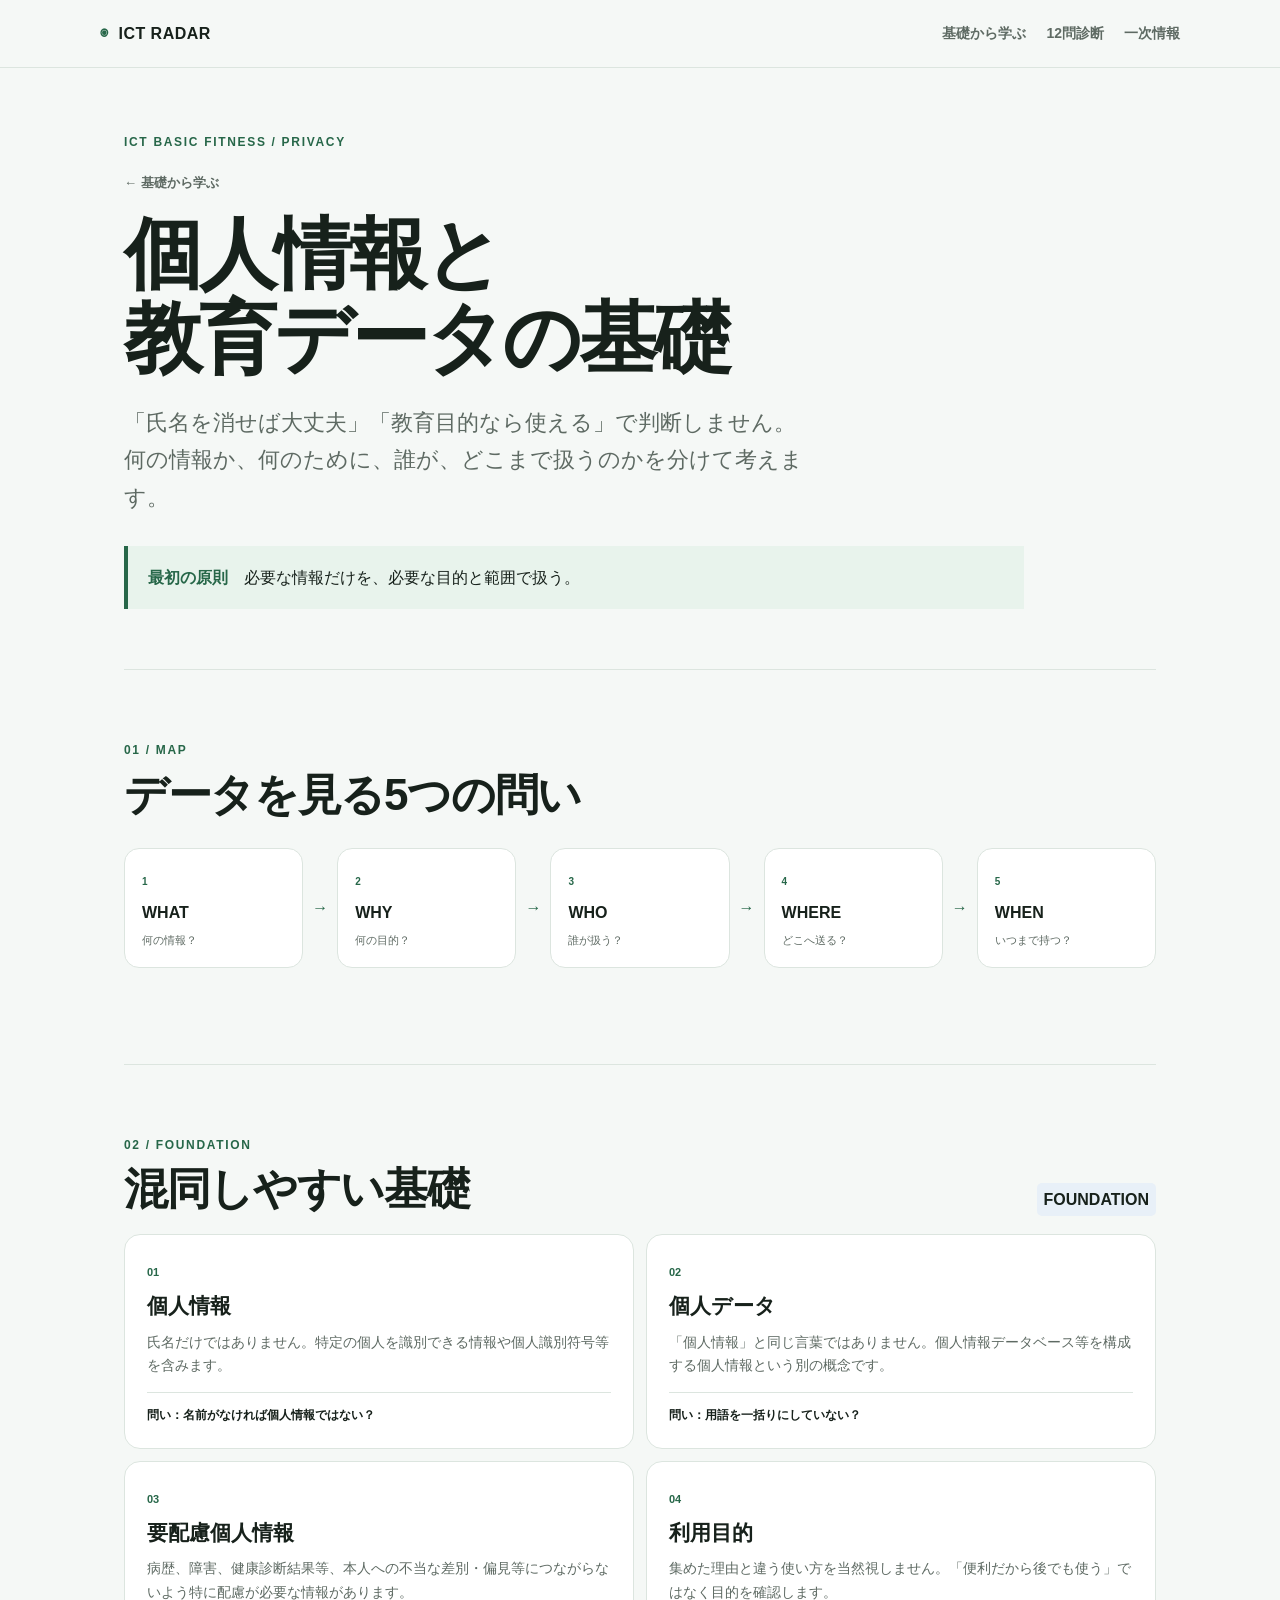
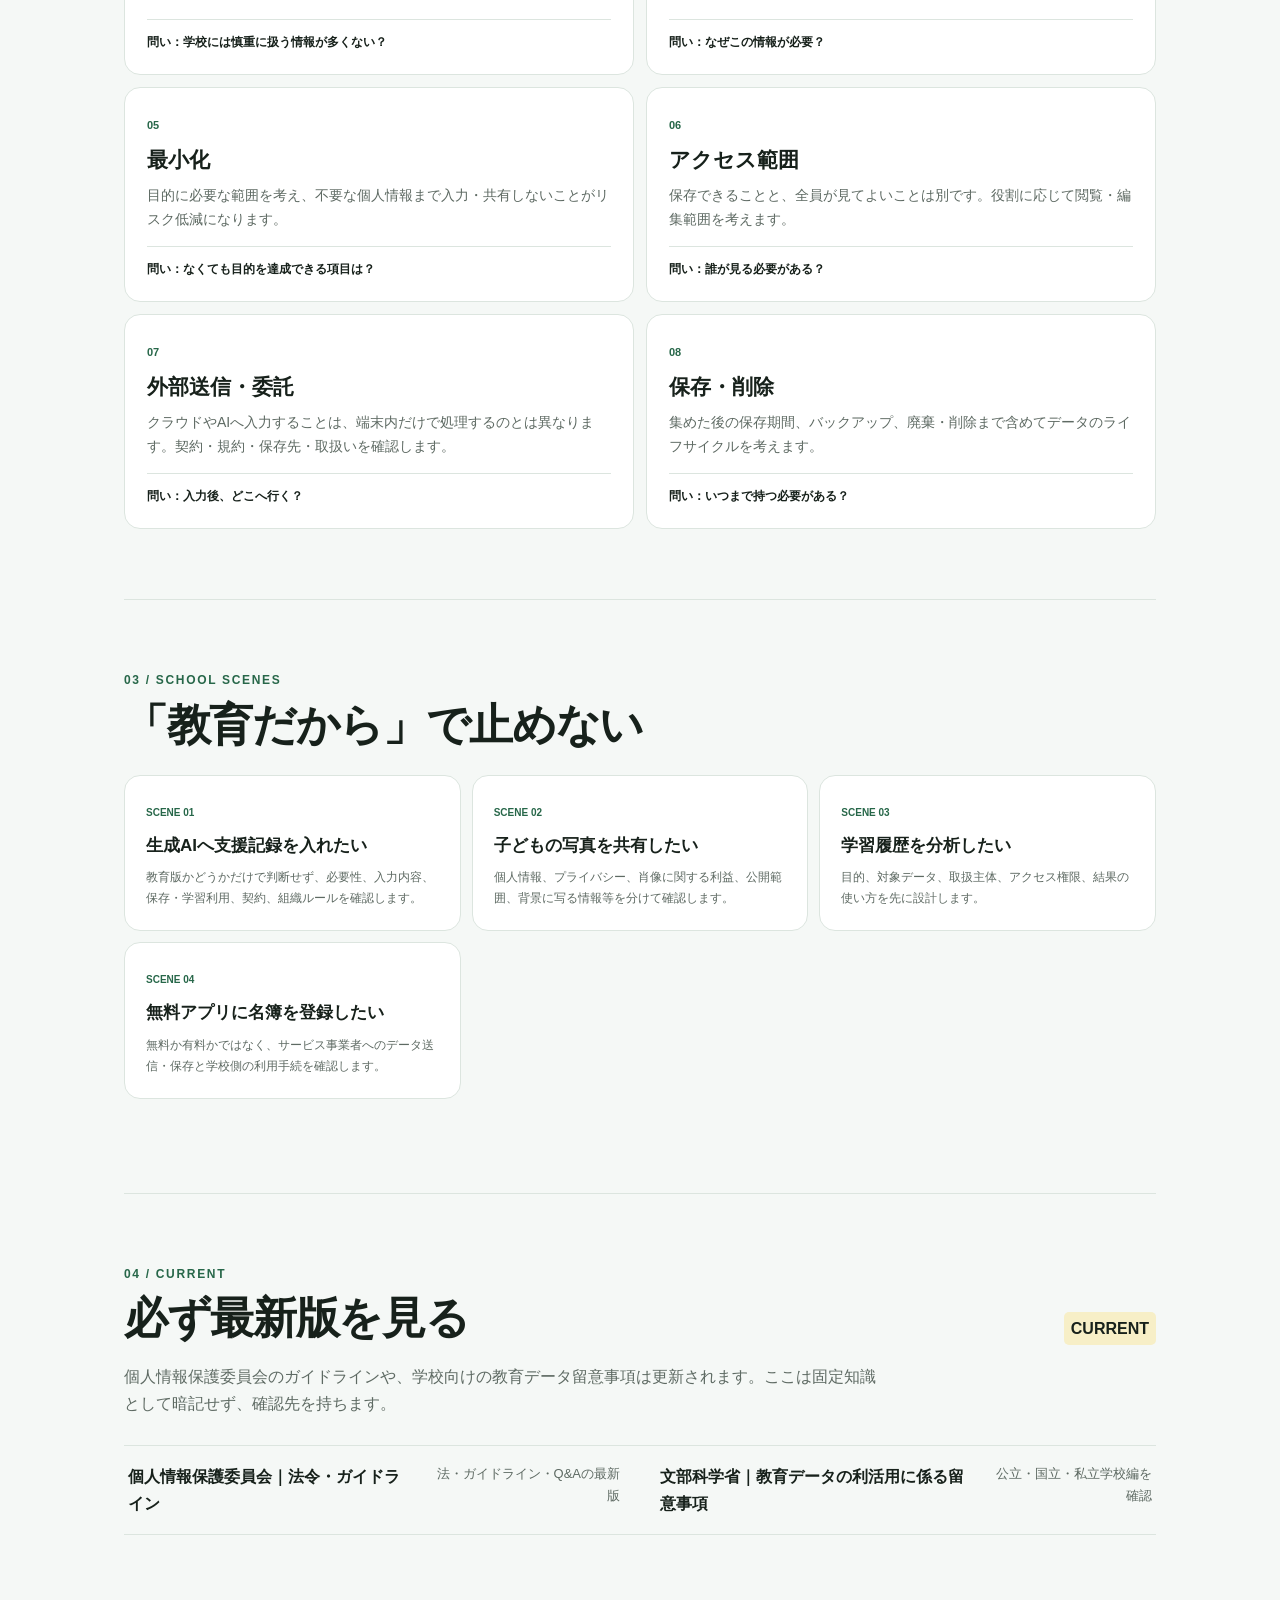
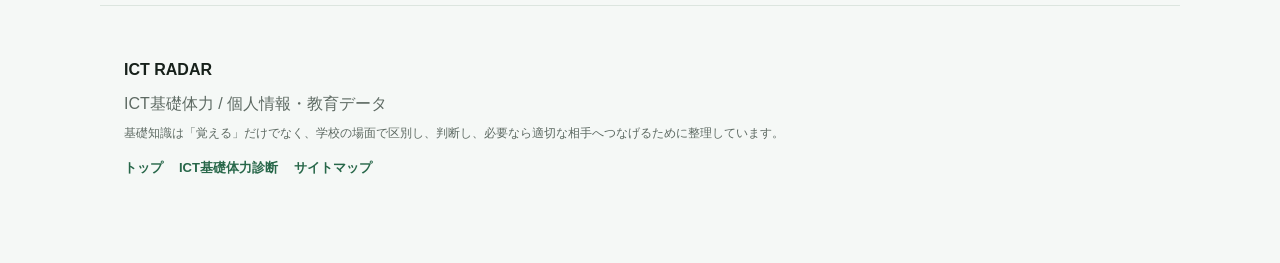
<file: privacy.html>
<!doctype html><html lang="ja"><head><meta charset="utf-8"><meta name="viewport" content="width=device-width,initial-scale=1"><meta name="description" content="学校ICTの個人情報・教育データの基礎"><title>個人情報・教育データの基礎 | ICT RADAR</title><link rel="stylesheet" href="styles.css"></head><body><header class="site-header"><a class="brand" href="index.html"><span class="brand-mark">◉</span><span>ICT RADAR</span></a><nav><a href="index.html#learn">基礎から学ぶ</a><a href="diagnosis.html">12問診断</a><a href="index.html#sources">一次情報</a></nav></header><main>
<section class="topic-hero"><p class="eyebrow">ICT BASIC FITNESS / PRIVACY</p><p class="topic-back"><a href="index.html#learn">← 基礎から学ぶ</a></p><h1>個人情報と<br>教育データの基礎</h1><p class="lead">「氏名を消せば大丈夫」「教育目的なら使える」で判断しません。何の情報か、何のために、誰が、どこまで扱うのかを分けて考えます。</p><div class="topic-principle"><strong>最初の原則</strong><span>必要な情報だけを、必要な目的と範囲で扱う。</span></div></section>
<section class="section"><div class="section-head"><div><p class="eyebrow">01 / MAP</p><h2>データを見る5つの問い</h2></div></div><div class="security-map"><article><span>1</span><h3>WHAT</h3><p>何の情報？</p></article><i>→</i><article><span>2</span><h3>WHY</h3><p>何の目的？</p></article><i>→</i><article><span>3</span><h3>WHO</h3><p>誰が扱う？</p></article><i>→</i><article><span>4</span><h3>WHERE</h3><p>どこへ送る？</p></article><i>→</i><article><span>5</span><h3>WHEN</h3><p>いつまで持つ？</p></article></div></section>
<section class="section"><div class="section-head"><div><p class="eyebrow">02 / FOUNDATION</p><h2>混同しやすい基礎</h2></div><span class="tag foundation">FOUNDATION</span></div><div class="concept-grid">
<article><span>01</span><h3>個人情報</h3><p>氏名だけではありません。特定の個人を識別できる情報や個人識別符号等を含みます。</p><b>問い：名前がなければ個人情報ではない？</b></article>
<article><span>02</span><h3>個人データ</h3><p>「個人情報」と同じ言葉ではありません。個人情報データベース等を構成する個人情報という別の概念です。</p><b>問い：用語を一括りにしていない？</b></article>
<article><span>03</span><h3>要配慮個人情報</h3><p>病歴、障害、健康診断結果等、本人への不当な差別・偏見等につながらないよう特に配慮が必要な情報があります。</p><b>問い：学校には慎重に扱う情報が多くない？</b></article>
<article><span>04</span><h3>利用目的</h3><p>集めた理由と違う使い方を当然視しません。「便利だから後でも使う」ではなく目的を確認します。</p><b>問い：なぜこの情報が必要？</b></article>
<article><span>05</span><h3>最小化</h3><p>目的に必要な範囲を考え、不要な個人情報まで入力・共有しないことがリスク低減になります。</p><b>問い：なくても目的を達成できる項目は？</b></article>
<article><span>06</span><h3>アクセス範囲</h3><p>保存できることと、全員が見てよいことは別です。役割に応じて閲覧・編集範囲を考えます。</p><b>問い：誰が見る必要がある？</b></article>
<article><span>07</span><h3>外部送信・委託</h3><p>クラウドやAIへ入力することは、端末内だけで処理するのとは異なります。契約・規約・保存先・取扱いを確認します。</p><b>問い：入力後、どこへ行く？</b></article>
<article><span>08</span><h3>保存・削除</h3><p>集めた後の保存期間、バックアップ、廃棄・削除まで含めてデータのライフサイクルを考えます。</p><b>問い：いつまで持つ必要がある？</b></article>
</div></section>
<section class="section"><div class="section-head"><div><p class="eyebrow">03 / SCHOOL SCENES</p><h2>「教育だから」で止めない</h2></div></div><div class="scene-security-grid"><article><span>SCENE 01</span><h3>生成AIへ支援記録を入れたい</h3><p>教育版かどうかだけで判断せず、必要性、入力内容、保存・学習利用、契約、組織ルールを確認します。</p></article><article><span>SCENE 02</span><h3>子どもの写真を共有したい</h3><p>個人情報、プライバシー、肖像に関する利益、公開範囲、背景に写る情報等を分けて確認します。</p></article><article><span>SCENE 03</span><h3>学習履歴を分析したい</h3><p>目的、対象データ、取扱主体、アクセス権限、結果の使い方を先に設計します。</p></article><article><span>SCENE 04</span><h3>無料アプリに名簿を登録したい</h3><p>無料か有料かではなく、サービス事業者へのデータ送信・保存と学校側の利用手続を確認します。</p></article></div></section>
<section class="section"><div class="section-head"><div><p class="eyebrow">04 / CURRENT</p><h2>必ず最新版を見る</h2></div><span class="tag current">CURRENT</span></div><p class="section-intro">個人情報保護委員会のガイドラインや、学校向けの教育データ留意事項は更新されます。ここは固定知識として暗記せず、確認先を持ちます。</p><div class="source-list"><a href="https://www.ppc.go.jp/personalinfo/legal/" target="_blank" rel="noopener"><strong>個人情報保護委員会｜法令・ガイドライン</strong><span>法・ガイドライン・Q&Aの最新版</span></a><a href="https://www.mext.go.jp/a_menu/other/data_00007.htm" target="_blank" rel="noopener"><strong>文部科学省｜教育データの利活用に係る留意事項</strong><span>公立・国立・私立学校編を確認</span></a></div></section></main><footer><strong>ICT RADAR</strong><p>ICT基礎体力 / 個人情報・教育データ</p><p class="small">基礎知識は「覚える」だけでなく、学校の場面で区別し、判断し、必要なら適切な相手へつなげるために整理しています。</p>  <p class="footer-links"><a href="index.html">トップ</a><a href="diagnosis.html">ICT基礎体力診断</a><a href="sitemap.html">サイトマップ</a></p>
</footer></body></html>
</file>
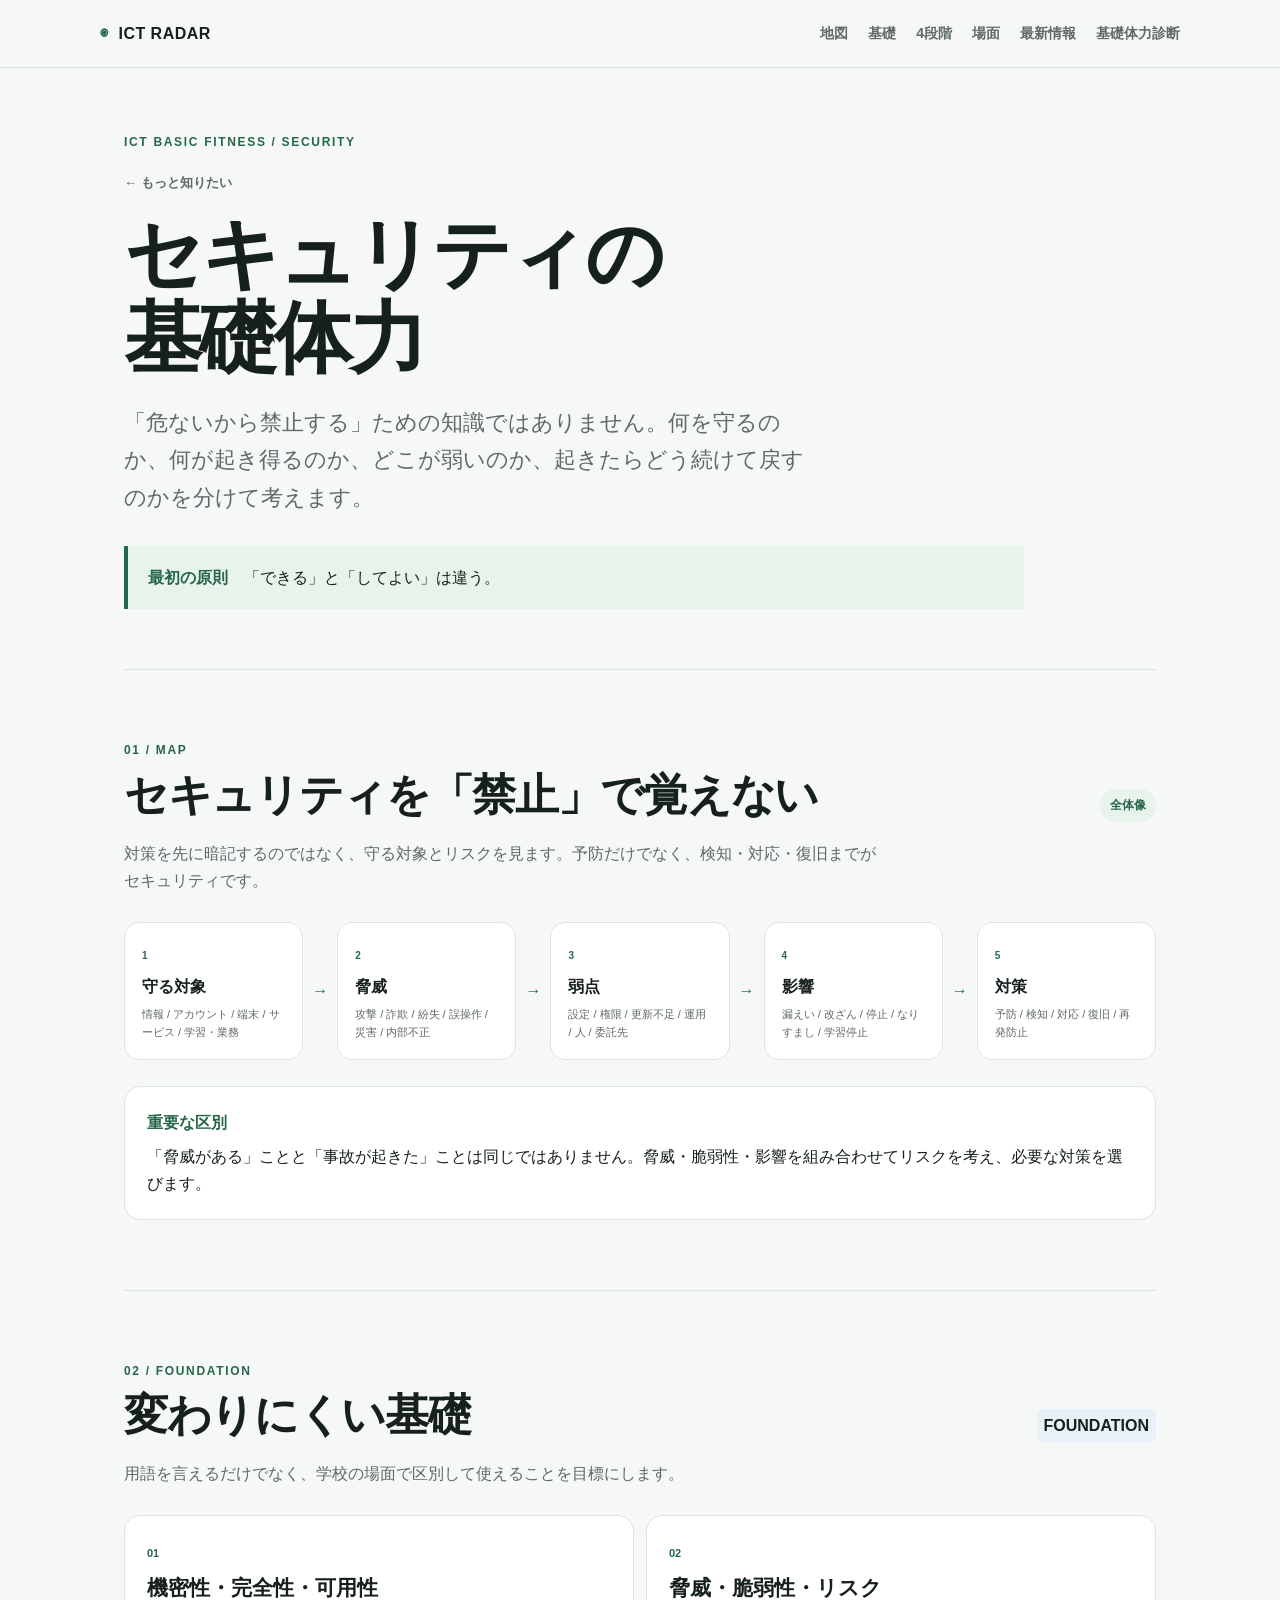
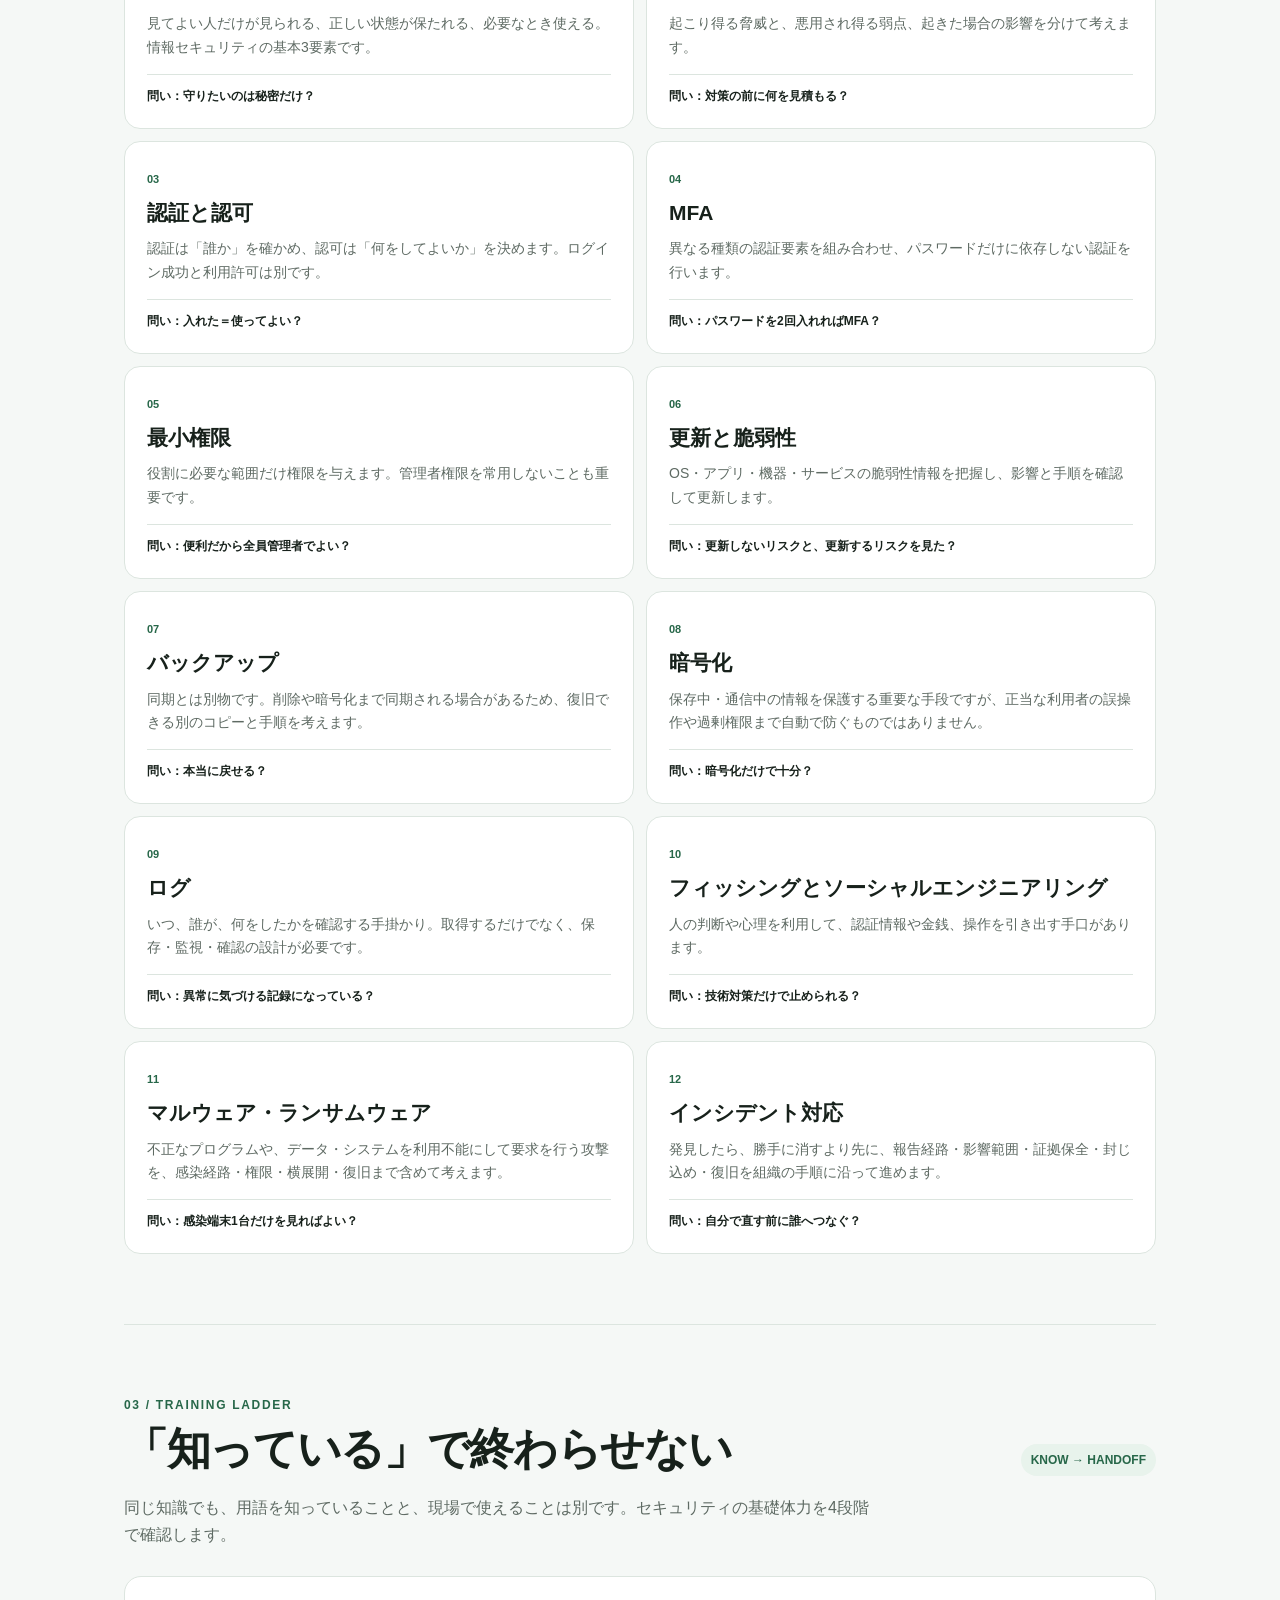
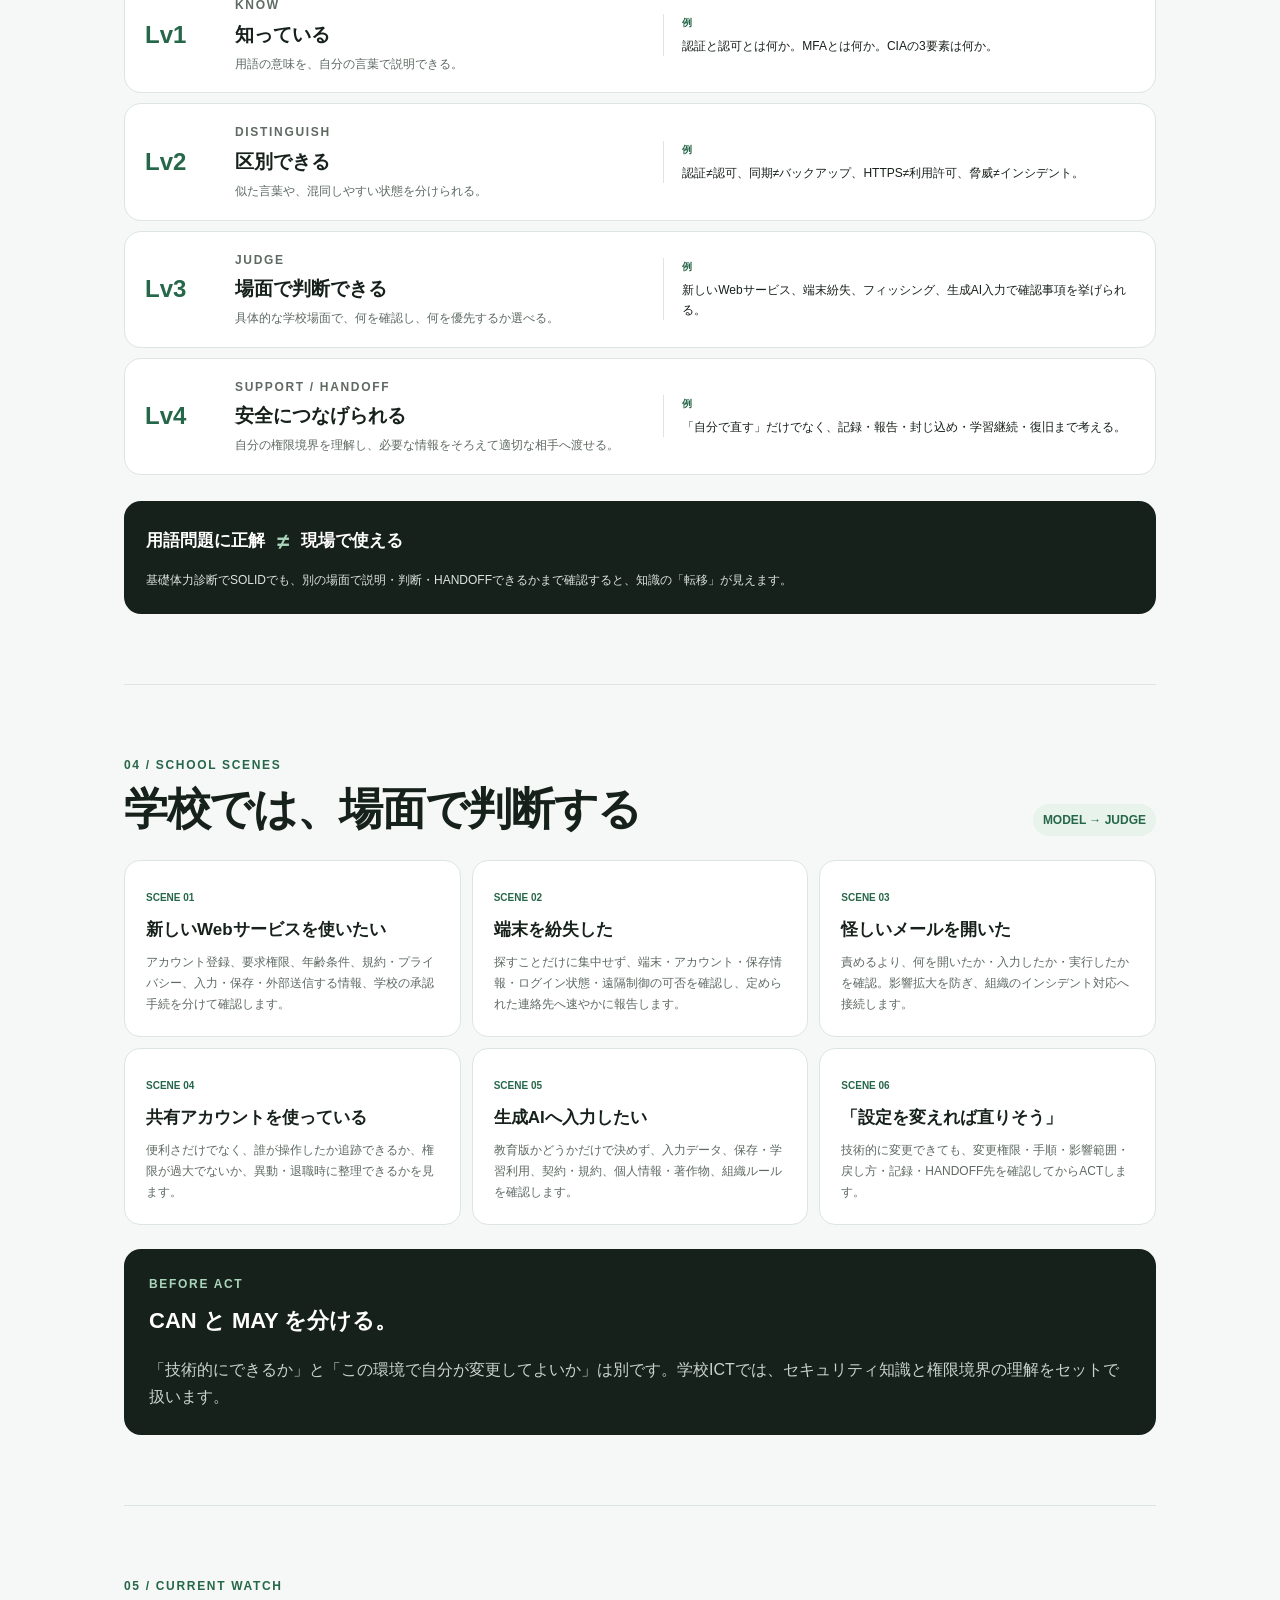
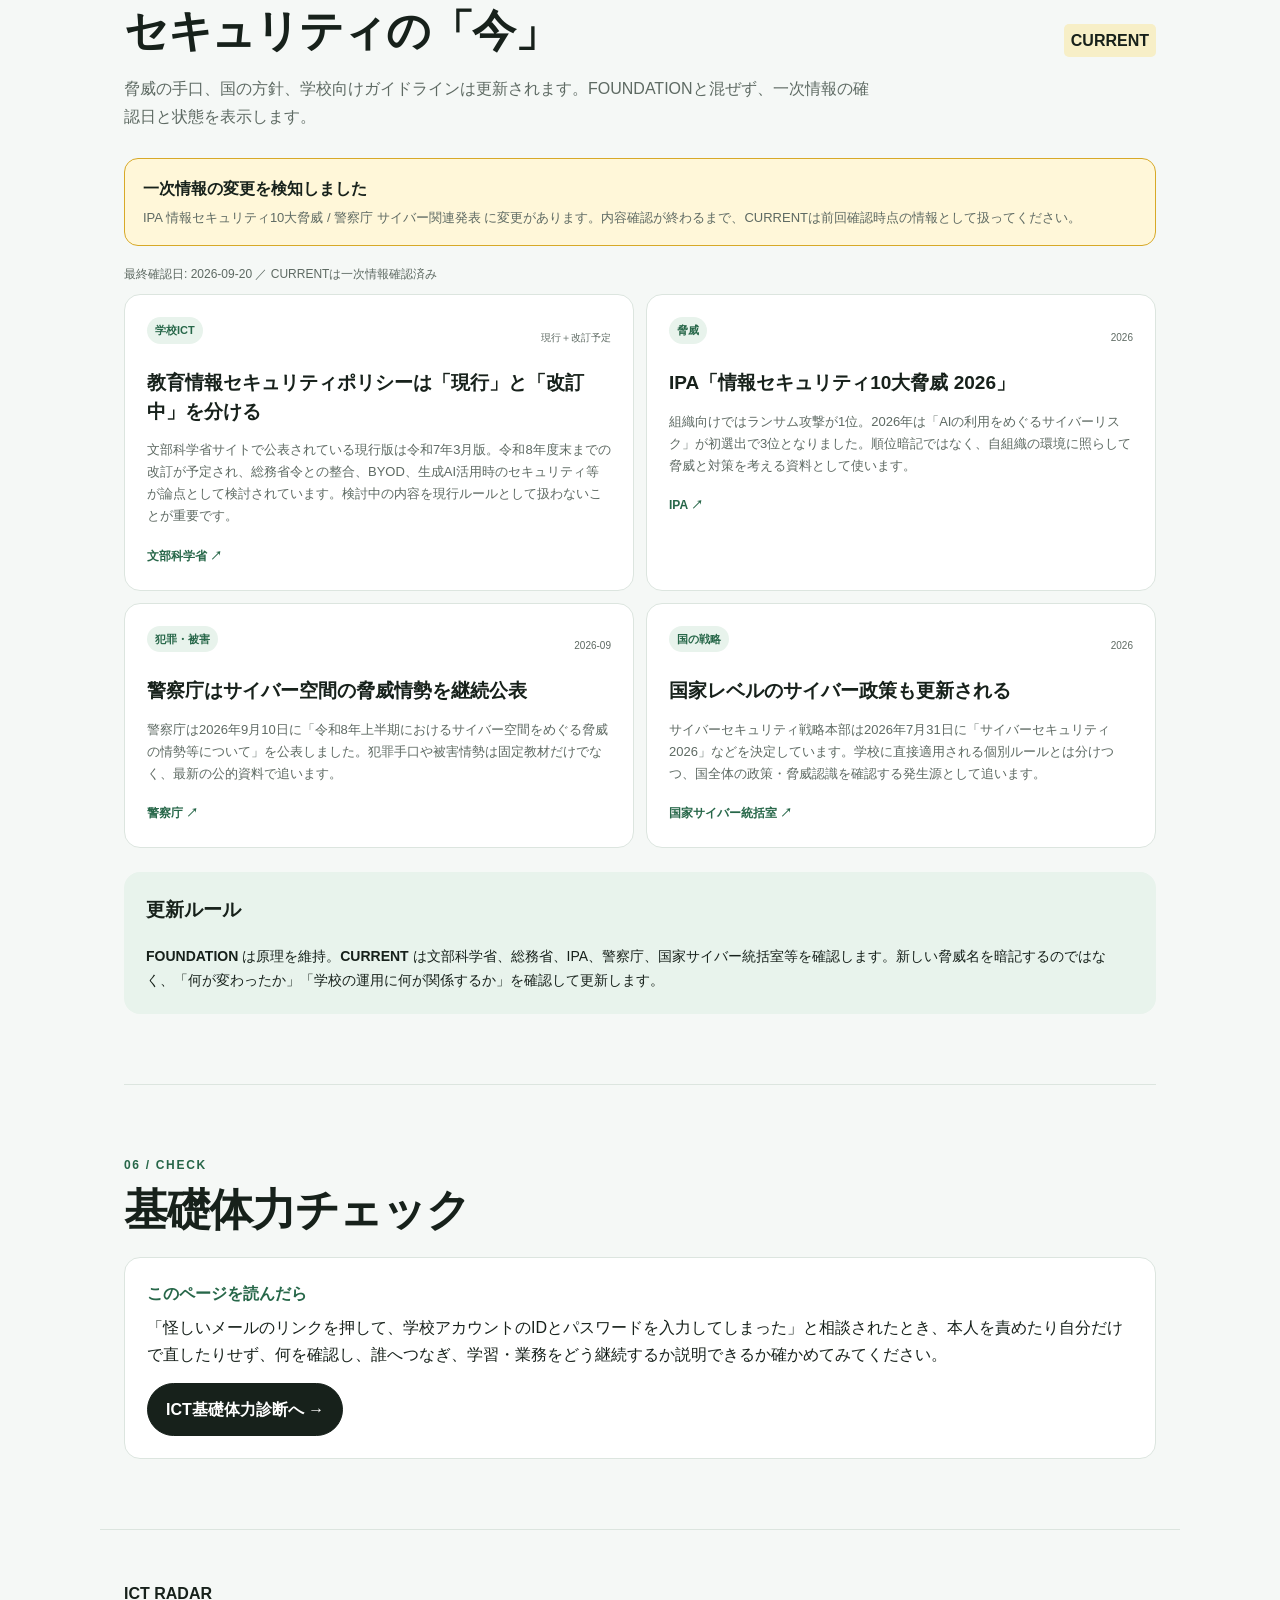
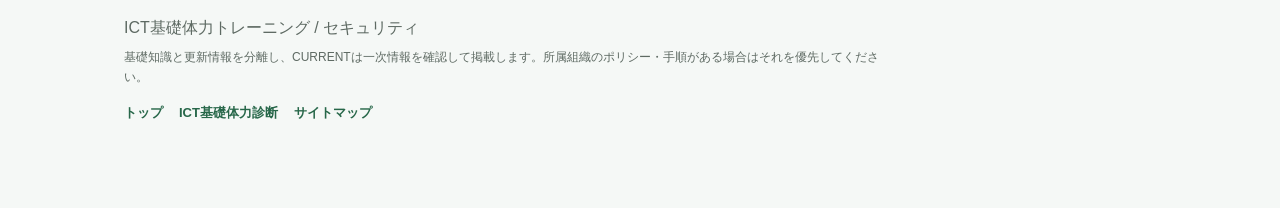
<file: security.html>
<!doctype html>
<html lang="ja">
<head>
<meta charset="utf-8"><meta name="viewport" content="width=device-width,initial-scale=1">
<meta name="description" content="ICT RADAR セキュリティ基礎体力トレーニング">
<title>セキュリティ基礎体力 | ICT RADAR</title>
<link rel="stylesheet" href="styles.css">
</head>
<body>
<header class="site-header">
  <a class="brand" href="index.html"><span class="brand-mark">◉</span><span>ICT RADAR</span></a>
  <nav aria-label="セキュリティ学習メニュー"><a href="#map">地図</a><a href="#foundation">基礎</a><a href="#levels">4段階</a><a href="#scene">場面</a><a href="#current">最新情報</a><a href="diagnosis.html">基礎体力診断</a></nav>
</header>
<main>
<section class="topic-hero">
  <p class="eyebrow">ICT BASIC FITNESS / SECURITY</p>
  <p class="topic-back"><a href="index.html#learn">← もっと知りたい</a></p>
  <h1>セキュリティの<br>基礎体力</h1>
  <p class="lead">「危ないから禁止する」ための知識ではありません。何を守るのか、何が起き得るのか、どこが弱いのか、起きたらどう続けて戻すのかを分けて考えます。</p>
  <div class="topic-principle"><strong>最初の原則</strong><span>「できる」と「してよい」は違う。</span></div>
</section>

<section id="map" class="section">
  <div class="section-head"><div><p class="eyebrow">01 / MAP</p><h2>セキュリティを「禁止」で覚えない</h2></div><span class="status">全体像</span></div>
  <p class="section-intro">対策を先に暗記するのではなく、守る対象とリスクを見ます。予防だけでなく、検知・対応・復旧までがセキュリティです。</p>
  <div class="security-map">
    <article><span>1</span><h3>守る対象</h3><p>情報 / アカウント / 端末 / サービス / 学習・業務</p></article>
    <i>→</i>
    <article><span>2</span><h3>脅威</h3><p>攻撃 / 詐欺 / 紛失 / 誤操作 / 災害 / 内部不正</p></article>
    <i>→</i>
    <article><span>3</span><h3>弱点</h3><p>設定 / 権限 / 更新不足 / 運用 / 人 / 委託先</p></article>
    <i>→</i>
    <article><span>4</span><h3>影響</h3><p>漏えい / 改ざん / 停止 / なりすまし / 学習停止</p></article>
    <i>→</i>
    <article><span>5</span><h3>対策</h3><p>予防 / 検知 / 対応 / 復旧 / 再発防止</p></article>
  </div>
  <div class="distinction"><b>重要な区別</b><p>「脅威がある」ことと「事故が起きた」ことは同じではありません。脅威・脆弱性・影響を組み合わせてリスクを考え、必要な対策を選びます。</p></div>
</section>

<section id="foundation" class="section">
  <div class="section-head"><div><p class="eyebrow">02 / FOUNDATION</p><h2>変わりにくい基礎</h2></div><span class="tag foundation">FOUNDATION</span></div>
  <p class="section-intro">用語を言えるだけでなく、学校の場面で区別して使えることを目標にします。</p>
  <div class="concept-grid security-concepts">
    <article><span>01</span><h3>機密性・完全性・可用性</h3><p>見てよい人だけが見られる、正しい状態が保たれる、必要なとき使える。情報セキュリティの基本3要素です。</p><b>問い：守りたいのは秘密だけ？</b></article>
    <article><span>02</span><h3>脅威・脆弱性・リスク</h3><p>起こり得る脅威と、悪用され得る弱点、起きた場合の影響を分けて考えます。</p><b>問い：対策の前に何を見積もる？</b></article>
    <article><span>03</span><h3>認証と認可</h3><p>認証は「誰か」を確かめ、認可は「何をしてよいか」を決めます。ログイン成功と利用許可は別です。</p><b>問い：入れた＝使ってよい？</b></article>
    <article><span>04</span><h3>MFA</h3><p>異なる種類の認証要素を組み合わせ、パスワードだけに依存しない認証を行います。</p><b>問い：パスワードを2回入れればMFA？</b></article>
    <article><span>05</span><h3>最小権限</h3><p>役割に必要な範囲だけ権限を与えます。管理者権限を常用しないことも重要です。</p><b>問い：便利だから全員管理者でよい？</b></article>
    <article><span>06</span><h3>更新と脆弱性</h3><p>OS・アプリ・機器・サービスの脆弱性情報を把握し、影響と手順を確認して更新します。</p><b>問い：更新しないリスクと、更新するリスクを見た？</b></article>
    <article><span>07</span><h3>バックアップ</h3><p>同期とは別物です。削除や暗号化まで同期される場合があるため、復旧できる別のコピーと手順を考えます。</p><b>問い：本当に戻せる？</b></article>
    <article><span>08</span><h3>暗号化</h3><p>保存中・通信中の情報を保護する重要な手段ですが、正当な利用者の誤操作や過剰権限まで自動で防ぐものではありません。</p><b>問い：暗号化だけで十分？</b></article>
    <article><span>09</span><h3>ログ</h3><p>いつ、誰が、何をしたかを確認する手掛かり。取得するだけでなく、保存・監視・確認の設計が必要です。</p><b>問い：異常に気づける記録になっている？</b></article>
    <article><span>10</span><h3>フィッシングとソーシャルエンジニアリング</h3><p>人の判断や心理を利用して、認証情報や金銭、操作を引き出す手口があります。</p><b>問い：技術対策だけで止められる？</b></article>
    <article><span>11</span><h3>マルウェア・ランサムウェア</h3><p>不正なプログラムや、データ・システムを利用不能にして要求を行う攻撃を、感染経路・権限・横展開・復旧まで含めて考えます。</p><b>問い：感染端末1台だけを見ればよい？</b></article>
    <article><span>12</span><h3>インシデント対応</h3><p>発見したら、勝手に消すより先に、報告経路・影響範囲・証拠保全・封じ込め・復旧を組織の手順に沿って進めます。</p><b>問い：自分で直す前に誰へつなぐ？</b></article>
  </div>
</section>

<section id="levels" class="section security-levels">
  <div class="section-head"><div><p class="eyebrow">03 / TRAINING LADDER</p><h2>「知っている」で終わらせない</h2></div><span class="status">KNOW → HANDOFF</span></div>
  <p class="section-intro">同じ知識でも、用語を知っていることと、現場で使えることは別です。セキュリティの基礎体力を4段階で確認します。</p>
  <div class="level-ladder">
    <article>
      <div class="level-no">Lv1</div><div><p class="eyebrow">KNOW</p><h3>知っている</h3><p>用語の意味を、自分の言葉で説明できる。</p></div>
      <div class="level-check"><b>例</b><span>認証と認可とは何か。MFAとは何か。CIAの3要素は何か。</span></div>
    </article>
    <article>
      <div class="level-no">Lv2</div><div><p class="eyebrow">DISTINGUISH</p><h3>区別できる</h3><p>似た言葉や、混同しやすい状態を分けられる。</p></div>
      <div class="level-check"><b>例</b><span>認証≠認可、同期≠バックアップ、HTTPS≠利用許可、脅威≠インシデント。</span></div>
    </article>
    <article>
      <div class="level-no">Lv3</div><div><p class="eyebrow">JUDGE</p><h3>場面で判断できる</h3><p>具体的な学校場面で、何を確認し、何を優先するか選べる。</p></div>
      <div class="level-check"><b>例</b><span>新しいWebサービス、端末紛失、フィッシング、生成AI入力で確認事項を挙げられる。</span></div>
    </article>
    <article>
      <div class="level-no">Lv4</div><div><p class="eyebrow">SUPPORT / HANDOFF</p><h3>安全につなげられる</h3><p>自分の権限境界を理解し、必要な情報をそろえて適切な相手へ渡せる。</p></div>
      <div class="level-check"><b>例</b><span>「自分で直す」だけでなく、記録・報告・封じ込め・学習継続・復旧まで考える。</span></div>
    </article>
  </div>
  <div class="transfer-box">
    <div><span>用語問題に正解</span><b>≠</b><span>現場で使える</span></div>
    <p>基礎体力診断でSOLIDでも、別の場面で説明・判断・HANDOFFできるかまで確認すると、知識の「転移」が見えます。</p>
  </div>
</section>

<section id="scene" class="section">
  <div class="section-head"><div><p class="eyebrow">04 / SCHOOL SCENES</p><h2>学校では、場面で判断する</h2></div><span class="status">MODEL → JUDGE</span></div>
  <div class="scene-security-grid">
    <article><span>SCENE 01</span><h3>新しいWebサービスを使いたい</h3><p>アカウント登録、要求権限、年齢条件、規約・プライバシー、入力・保存・外部送信する情報、学校の承認手続を分けて確認します。</p></article>
    <article><span>SCENE 02</span><h3>端末を紛失した</h3><p>探すことだけに集中せず、端末・アカウント・保存情報・ログイン状態・遠隔制御の可否を確認し、定められた連絡先へ速やかに報告します。</p></article>
    <article><span>SCENE 03</span><h3>怪しいメールを開いた</h3><p>責めるより、何を開いたか・入力したか・実行したかを確認。影響拡大を防ぎ、組織のインシデント対応へ接続します。</p></article>
    <article><span>SCENE 04</span><h3>共有アカウントを使っている</h3><p>便利さだけでなく、誰が操作したか追跡できるか、権限が過大でないか、異動・退職時に整理できるかを見ます。</p></article>
    <article><span>SCENE 05</span><h3>生成AIへ入力したい</h3><p>教育版かどうかだけで決めず、入力データ、保存・学習利用、契約・規約、個人情報・著作物、組織ルールを確認します。</p></article>
    <article><span>SCENE 06</span><h3>「設定を変えれば直りそう」</h3><p>技術的に変更できても、変更権限・手順・影響範囲・戻し方・記録・HANDOFF先を確認してからACTします。</p></article>
  </div>
  <div class="authority-box"><p class="eyebrow">BEFORE ACT</p><h3>CAN と MAY を分ける。</h3><p>「技術的にできるか」と「この環境で自分が変更してよいか」は別です。学校ICTでは、セキュリティ知識と権限境界の理解をセットで扱います。</p></div>
</section>

<section id="current" class="section">
  <div class="section-head"><div><p class="eyebrow">05 / CURRENT WATCH</p><h2>セキュリティの「今」</h2></div><span class="tag current">CURRENT</span></div>
  <p class="section-intro">脅威の手口、国の方針、学校向けガイドラインは更新されます。FOUNDATIONと混ぜず、一次情報の確認日と状態を表示します。</p>
  <div id="securityCurrentMeta" class="radar-meta">確認情報を読み込んでいます…</div>
  <div id="securityCurrent" class="current-grid"></div>
  <div class="update-policy"><h3>更新ルール</h3><p><b>FOUNDATION</b> は原理を維持。<b>CURRENT</b> は文部科学省、総務省、IPA、警察庁、国家サイバー統括室等を確認します。新しい脅威名を暗記するのではなく、「何が変わったか」「学校の運用に何が関係するか」を確認して更新します。</p></div>
</section>

<section class="section">
  <div class="section-head"><div><p class="eyebrow">06 / CHECK</p><h2>基礎体力チェック</h2></div></div>
  <div class="distinction"><b>このページを読んだら</b><p>「怪しいメールのリンクを押して、学校アカウントのIDとパスワードを入力してしまった」と相談されたとき、本人を責めたり自分だけで直したりせず、何を確認し、誰へつなぎ、学習・業務をどう継続するか説明できるか確かめてみてください。</p><a class="button primary" href="diagnosis.html">ICT基礎体力診断へ →</a></div>
</section>
</main>
<footer><strong>ICT RADAR</strong><p>ICT基礎体力トレーニング / セキュリティ</p><p class="small">基礎知識と更新情報を分離し、CURRENTは一次情報を確認して掲載します。所属組織のポリシー・手順がある場合はそれを優先してください。</p>  <p class="footer-links"><a href="index.html">トップ</a><a href="diagnosis.html">ICT基礎体力診断</a><a href="sitemap.html">サイトマップ</a></p>
</footer>
<script src="security.js"></script>
</body></html>
</file>
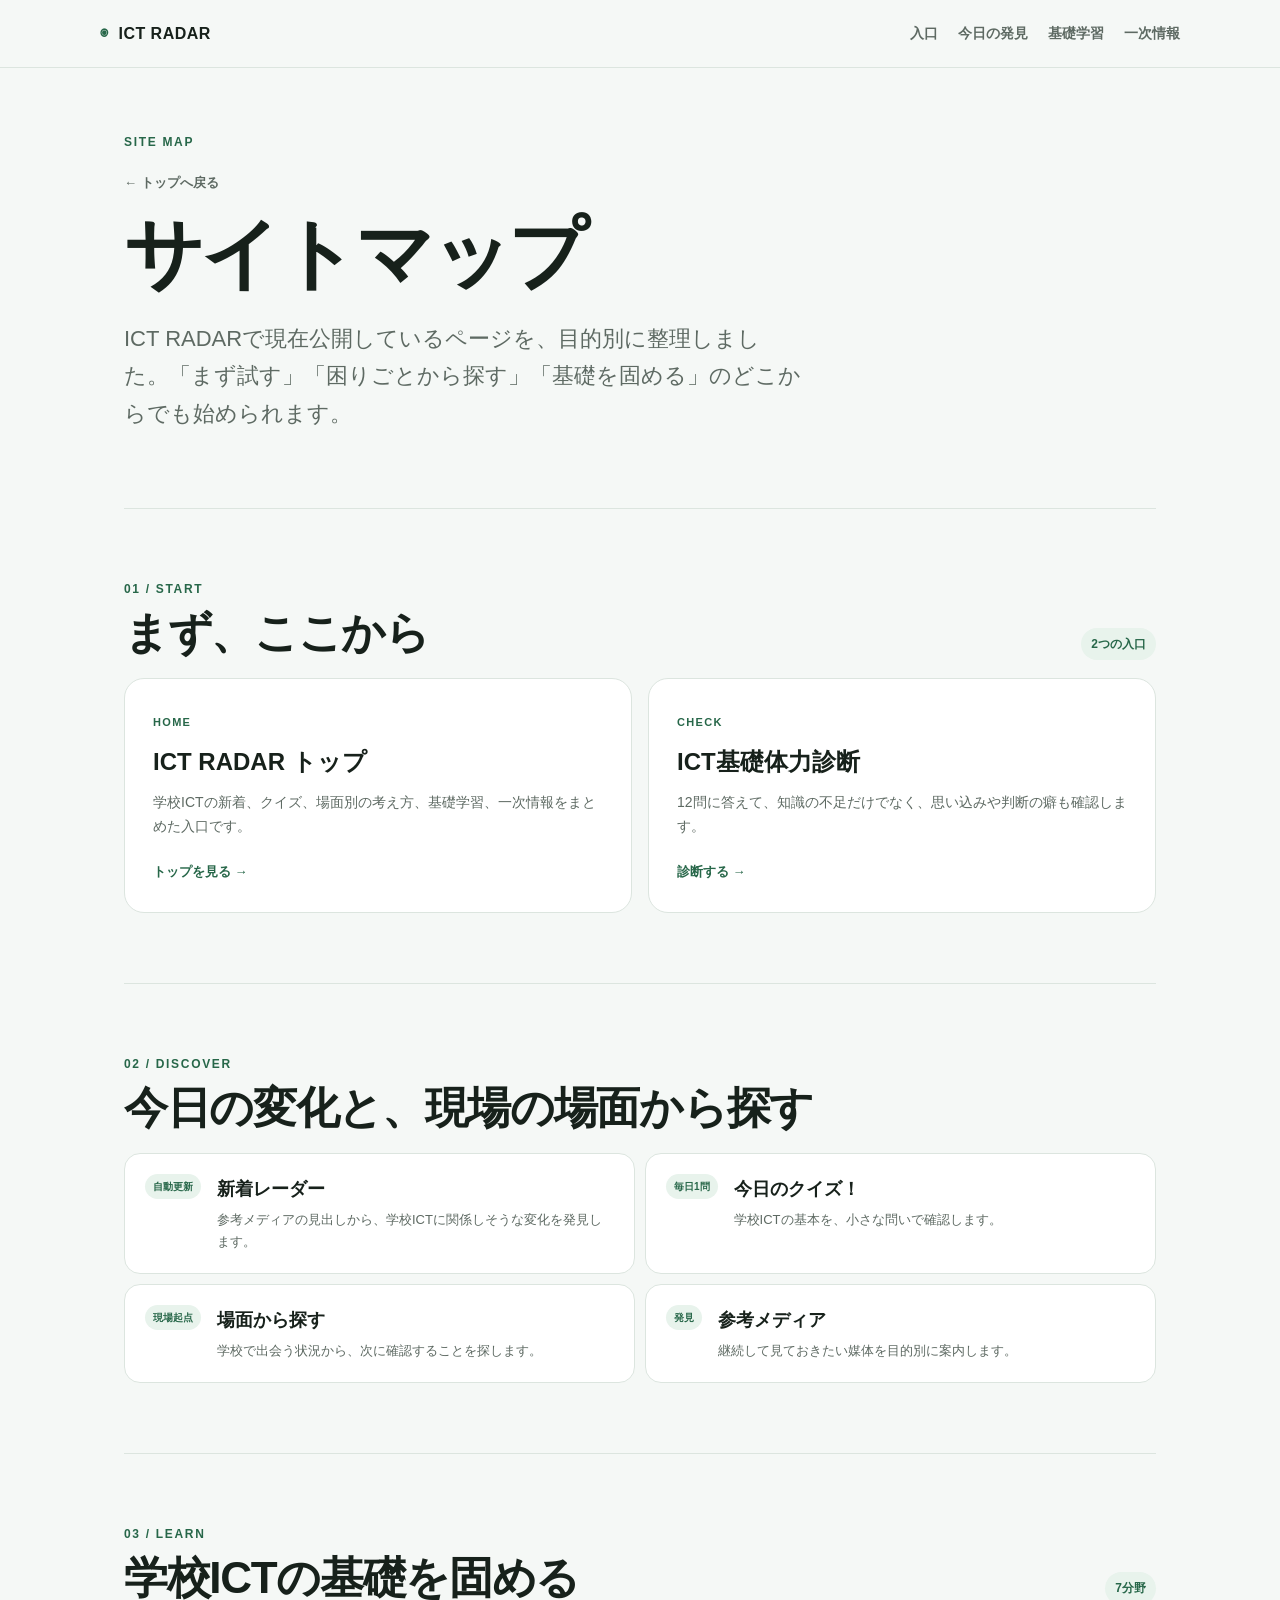
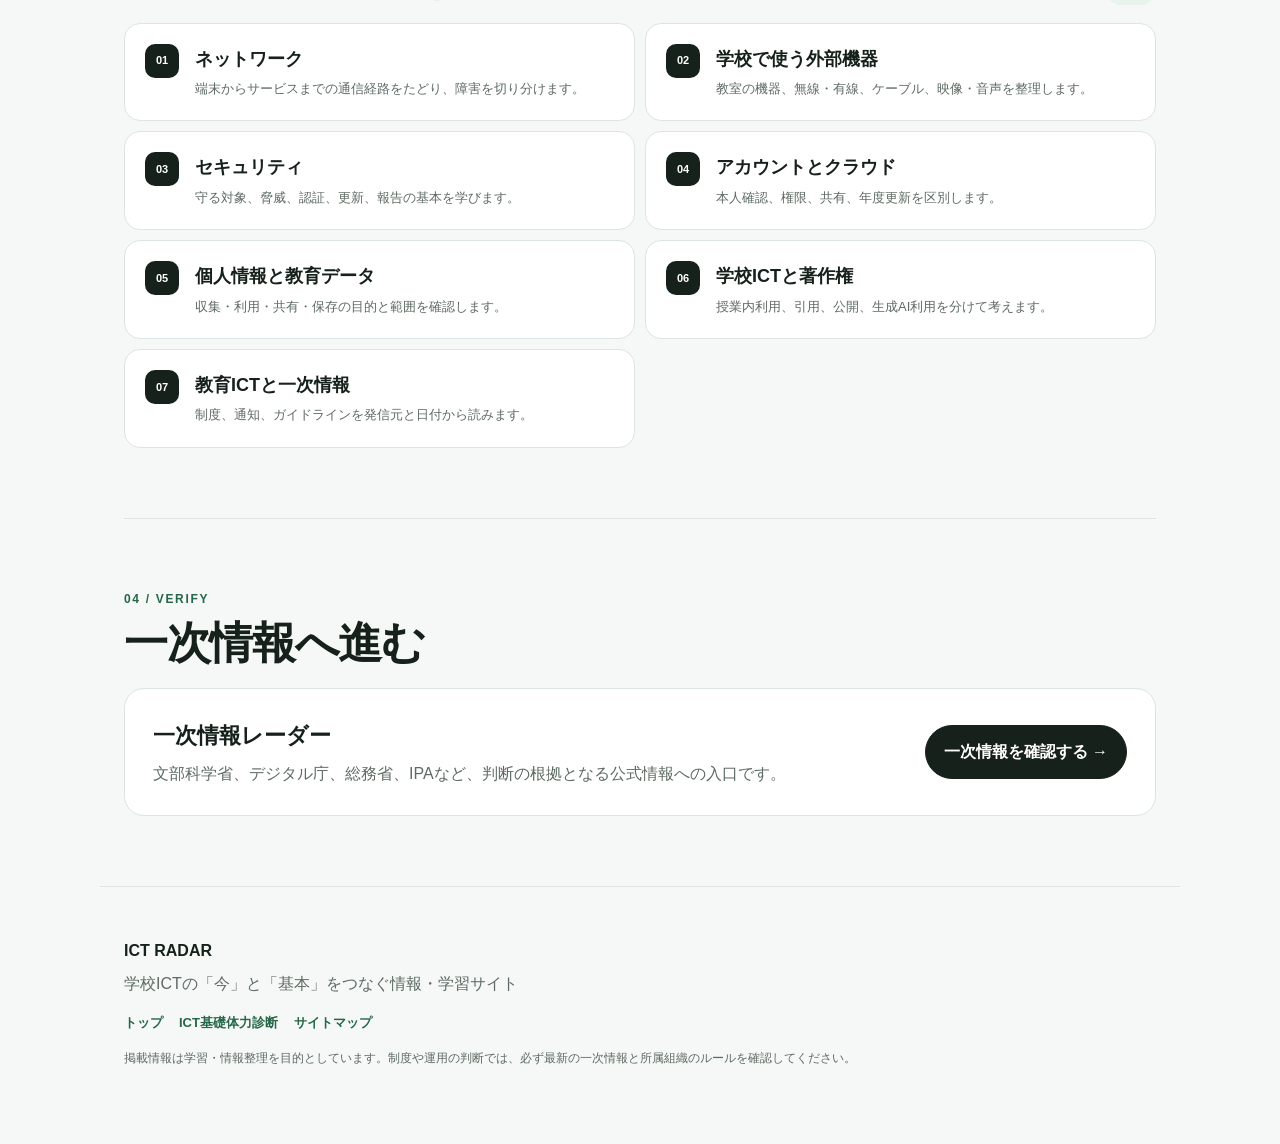
<file: sitemap.html>
<!doctype html>
<html lang="ja">
<head>
<meta charset="utf-8"><meta name="viewport" content="width=device-width,initial-scale=1">
<meta name="description" content="ICT RADARの公開ページと学習コンテンツの一覧">
<title>サイトマップ | ICT RADAR</title>
<link rel="stylesheet" href="styles.css">
</head>
<body>
<header class="site-header">
  <a class="brand" href="index.html"><span class="brand-mark">◉</span><span>ICT RADAR</span></a>
  <nav aria-label="サイトマップのメニュー"><a href="#start">入口</a><a href="#today">今日の発見</a><a href="#learn">基礎学習</a><a href="#sources">一次情報</a></nav>
</header>
<main>
<section class="topic-hero sitemap-hero">
  <p class="eyebrow">SITE MAP</p>
  <p class="topic-back"><a href="index.html">← トップへ戻る</a></p>
  <h1>サイトマップ</h1>
  <p class="lead">ICT RADARで現在公開しているページを、目的別に整理しました。「まず試す」「困りごとから探す」「基礎を固める」のどこからでも始められます。</p>
</section>

<section id="start" class="section">
  <div class="section-head"><div><p class="eyebrow">01 / START</p><h2>まず、ここから</h2></div><span class="status">2つの入口</span></div>
  <div class="sitemap-featured">
    <a href="index.html"><span>HOME</span><h3>ICT RADAR トップ</h3><p>学校ICTの新着、クイズ、場面別の考え方、基礎学習、一次情報をまとめた入口です。</p><b>トップを見る →</b></a>
    <a href="diagnosis.html"><span>CHECK</span><h3>ICT基礎体力診断</h3><p>12問に答えて、知識の不足だけでなく、思い込みや判断の癖も確認します。</p><b>診断する →</b></a>
  </div>
</section>

<section id="today" class="section">
  <div class="section-head"><div><p class="eyebrow">02 / DISCOVER</p><h2>今日の変化と、現場の場面から探す</h2></div></div>
  <div class="sitemap-links">
    <a href="index.html#live"><span>自動更新</span><div><h3>新着レーダー</h3><p>参考メディアの見出しから、学校ICTに関係しそうな変化を発見します。</p></div></a>
    <a href="index.html#quiz"><span>毎日1問</span><div><h3>今日のクイズ！</h3><p>学校ICTの基本を、小さな問いで確認します。</p></div></a>
    <a href="index.html#scene"><span>現場起点</span><div><h3>場面から探す</h3><p>学校で出会う状況から、次に確認することを探します。</p></div></a>
    <a href="index.html#media"><span>発見</span><div><h3>参考メディア</h3><p>継続して見ておきたい媒体を目的別に案内します。</p></div></a>
  </div>
</section>

<section id="learn" class="section">
  <div class="section-head"><div><p class="eyebrow">03 / LEARN</p><h2>学校ICTの基礎を固める</h2></div><span class="status">7分野</span></div>
  <div class="sitemap-learning">
    <a href="network.html"><span>01</span><div><h3>ネットワーク</h3><p>端末からサービスまでの通信経路をたどり、障害を切り分けます。</p></div></a>
    <a href="peripherals.html"><span>02</span><div><h3>学校で使う外部機器</h3><p>教室の機器、無線・有線、ケーブル、映像・音声を整理します。</p></div></a>
    <a href="security.html"><span>03</span><div><h3>セキュリティ</h3><p>守る対象、脅威、認証、更新、報告の基本を学びます。</p></div></a>
    <a href="account.html"><span>04</span><div><h3>アカウントとクラウド</h3><p>本人確認、権限、共有、年度更新を区別します。</p></div></a>
    <a href="privacy.html"><span>05</span><div><h3>個人情報と教育データ</h3><p>収集・利用・共有・保存の目的と範囲を確認します。</p></div></a>
    <a href="copyright.html"><span>06</span><div><h3>学校ICTと著作権</h3><p>授業内利用、引用、公開、生成AI利用を分けて考えます。</p></div></a>
    <a href="policy.html"><span>07</span><div><h3>教育ICTと一次情報</h3><p>制度、通知、ガイドラインを発信元と日付から読みます。</p></div></a>
  </div>
</section>

<section id="sources" class="section">
  <div class="section-head"><div><p class="eyebrow">04 / VERIFY</p><h2>一次情報へ進む</h2></div></div>
  <div class="sitemap-source">
    <div><h3>一次情報レーダー</h3><p>文部科学省、デジタル庁、総務省、IPAなど、判断の根拠となる公式情報への入口です。</p></div>
    <a class="button primary" href="index.html#sources">一次情報を確認する →</a>
  </div>
</section>
</main>
<footer>
  <strong>ICT RADAR</strong><p>学校ICTの「今」と「基本」をつなぐ情報・学習サイト</p>
  <p class="footer-links"><a href="index.html">トップ</a><a href="diagnosis.html">ICT基礎体力診断</a><a href="sitemap.html" aria-current="page">サイトマップ</a></p>
  <p class="small">掲載情報は学習・情報整理を目的としています。制度や運用の判断では、必ず最新の一次情報と所属組織のルールを確認してください。</p>
</footer>
</body>
</html>
</file>
<file: styles.css>
:root{--ink:#17211b;--muted:#5e6a63;--line:#dce5df;--bg:#f5f8f6;--card:#fff;--green:#276749;--pale:#e8f3ec;--yellow:#f7efc7;--blue:#e8f0f8;--max:1080px}*{box-sizing:border-box}html{scroll-behavior:smooth}body{margin:0;font-family:-apple-system,BlinkMacSystemFont,"Segoe UI","Noto Sans JP",sans-serif;color:var(--ink);background:var(--bg);line-height:1.7}.site-header{height:68px;padding:0 max(20px,calc((100% - var(--max))/2));display:flex;align-items:center;justify-content:space-between;background:rgba(245,248,246,.95);border-bottom:1px solid var(--line);position:sticky;top:0;z-index:10}.brand{display:flex;gap:10px;align-items:center;font-weight:800;text-decoration:none;color:var(--ink);letter-spacing:.03em}.brand-mark{color:var(--green)}nav{display:flex;gap:20px}nav a{color:var(--muted);text-decoration:none;font-size:14px;font-weight:700}main{max-width:var(--max);margin:auto;padding:0 24px}.hero{padding:88px 0 72px;max-width:780px}.eyebrow{font-size:12px;font-weight:800;letter-spacing:.14em;color:var(--green);margin:0 0 8px;text-transform:uppercase}.hero h1{font-size:clamp(48px,8vw,88px);line-height:1.05;letter-spacing:-.04em;margin:0 0 26px}.lead{font-size:clamp(17px,2.2vw,22px);color:var(--muted);max-width:680px}.hero-actions{display:flex;gap:12px;flex-wrap:wrap;margin-top:30px}.button{display:inline-block;padding:12px 18px;border:1px solid var(--line);border-radius:999px;text-decoration:none;color:var(--ink);font-weight:800;background:white}.button.primary{background:var(--ink);color:white;border-color:var(--ink)}.section{padding:70px 0;border-top:1px solid var(--line)}.section-head{display:flex;align-items:end;justify-content:space-between;gap:20px;margin-bottom:18px}.section h2{font-size:clamp(30px,4vw,44px);line-height:1.2;margin:0;letter-spacing:-.03em}.section-intro{color:var(--muted);max-width:760px;margin:0 0 28px}.status,.one{font-size:12px;font-weight:800;padding:6px 10px;border-radius:999px;background:var(--pale);color:var(--green);white-space:nowrap}.cards{display:grid;grid-template-columns:repeat(3,1fr);gap:16px}.card{background:var(--card);border:1px solid var(--line);border-radius:18px;padding:24px}.card h3{font-size:20px;line-height:1.45;margin:14px 0 10px}.card p{color:var(--muted);font-size:14px}.card a{color:var(--green);font-weight:800;text-decoration:none;font-size:14px}.meta{display:flex;gap:8px;align-items:center;color:var(--muted);font-size:12px}.tag{font-weight:900;padding:3px 7px;border-radius:5px}.tag.current{background:var(--yellow)}.tag.foundation{background:var(--blue)}.quiz-section{background:var(--ink);color:white;margin-left:-24px;margin-right:-24px;padding-left:24px;padding-right:24px;border:0}.quiz-section .eyebrow{color:#a9d5ba}.quiz-section .one{background:#294034;color:#c9ecd6}.quiz-box{max-width:760px}.quiz-question{font-size:clamp(22px,3vw,30px);font-weight:800;line-height:1.5;margin:20px 0}.quiz-options{display:grid;gap:10px}.quiz-option{width:100%;text-align:left;padding:14px 16px;border:1px solid #4a5b50;border-radius:12px;background:#223029;color:white;font:inherit;cursor:pointer}.quiz-option:hover,.quiz-option:focus{border-color:#a9d5ba}.quiz-option[disabled]{cursor:default;opacity:.8}.quiz-result{margin-top:18px;padding:18px;border-radius:14px;background:#f6f8f7;color:var(--ink)}.quiz-result strong{display:block;font-size:18px;margin-bottom:6px}.scene-grid{display:grid;grid-template-columns:repeat(3,1fr);gap:12px}.scene-card{text-align:left;padding:22px;border:1px solid var(--line);border-radius:16px;background:white;color:var(--ink);font:inherit;cursor:pointer;min-height:130px}.scene-card strong,.scene-card span{display:block}.scene-card strong{font-size:18px;line-height:1.45}.scene-card span{font-size:13px;color:var(--muted);margin-top:8px}.scene-card:hover,.scene-card:focus{border-color:var(--green)}.scene-answer{margin-top:16px;padding:24px;background:var(--pale);border-radius:16px}.scene-answer h3{margin-top:0}.scene-answer p{margin-bottom:0}.radar-flow{display:flex;align-items:center;gap:8px;flex-wrap:wrap;margin:4px 0 38px}.radar-flow span{background:var(--ink);color:white;border-radius:999px;padding:7px 12px;font-size:12px;font-weight:800}.radar-flow b{color:var(--green)}.media-groups{display:grid;gap:40px}.media-group h3{font-size:18px;margin:0 0 14px}.media-grid{display:grid;grid-template-columns:repeat(3,1fr);gap:12px}.media-card{display:flex;flex-direction:column;min-height:230px;padding:22px;border:1px solid var(--line);border-radius:16px;background:white;color:var(--ink);text-decoration:none;transition:transform .15s ease,border-color .15s ease}.media-card:hover,.media-card:focus{border-color:var(--green);transform:translateY(-2px)}.media-type{align-self:flex-start;background:var(--pale);color:var(--green);font-size:11px;font-weight:900;border-radius:999px;padding:4px 8px;margin-bottom:13px}.media-card strong{font-size:20px;line-height:1.35}.media-card p{color:var(--muted);font-size:13px;margin:10px 0 18px}.media-card em{font-style:normal;color:var(--green);font-size:12px;font-weight:800;margin-top:auto}.policy-media{background:#fbfaf4}.media-note{margin:36px 0 0;padding:18px 20px;border-left:4px solid var(--green);background:var(--pale);font-size:14px}.learn-grid{display:grid;grid-template-columns:repeat(3,1fr);gap:1px;background:var(--line);border:1px solid var(--line);border-radius:18px;overflow:hidden}.learn-grid article{background:white;padding:24px}.learn-grid span{font-size:12px;color:var(--green);font-weight:900}.learn-grid h3{margin:6px 0;font-size:20px}.learn-grid p{margin:0;color:var(--muted);font-size:13px}.source-list{display:grid;grid-template-columns:1fr 1fr;border-top:1px solid var(--line)}.source-list a{display:flex;justify-content:space-between;gap:18px;padding:17px 4px;border-bottom:1px solid var(--line);color:var(--ink);text-decoration:none}.source-list a:nth-child(odd){padding-right:20px}.source-list a:nth-child(even){padding-left:20px}.source-list span{font-size:13px;color:var(--muted);text-align:right}footer{max-width:var(--max);margin:0 auto;padding:50px 24px 70px;border-top:1px solid var(--line);color:var(--muted)}footer strong{color:var(--ink)}footer p{margin:6px 0}.small{font-size:12px;max-width:760px}@media(max-width:760px){.site-header nav{display:none}.hero{padding:58px 0 52px}.cards,.scene-grid,.learn-grid,.media-grid{grid-template-columns:1fr}.media-card{min-height:0}.source-list{grid-template-columns:1fr}.source-list a:nth-child(n){padding-left:4px;padding-right:4px}.section{padding:52px 0}.quiz-section{padding-top:52px;padding-bottom:52px}.source-list a{display:block}.source-list span{display:block;text-align:left;margin-top:4px}.radar-flow{gap:6px}.radar-flow span{font-size:11px;padding:6px 9px}}.live-section{position:relative}.auto-status{background:#fff3cd;color:#705800}.live-guide{display:flex;align-items:center;gap:8px;flex-wrap:wrap;margin:0 0 22px;padding:14px 16px;border:1px solid var(--line);border-radius:14px;background:white;font-size:12px}.live-guide strong{margin-right:6px}.live-guide span{padding:4px 8px;background:var(--pale);border-radius:999px}.live-guide b{color:var(--green)}.radar-meta{font-size:12px;color:var(--muted);margin:0 0 10px}.radar-items{border-top:1px solid var(--line)}.radar-item{display:grid;grid-template-columns:150px 1fr auto;gap:18px;align-items:start;padding:17px 4px;border-bottom:1px solid var(--line)}.radar-item-meta{display:flex;flex-direction:column;font-size:11px;color:var(--muted)}.radar-item-meta b{color:var(--green);font-size:12px}.radar-item a{color:var(--ink);text-decoration:none;font-weight:750;line-height:1.5}.radar-item a:hover{text-decoration:underline}.radar-keywords{display:flex;gap:4px;flex-wrap:wrap;justify-content:flex-end;max-width:220px}.radar-keywords span{font-size:10px;padding:3px 6px;border-radius:999px;background:var(--blue);white-space:nowrap}.radar-caution{font-size:12px;color:var(--muted);margin-top:18px}.radar-empty{padding:22px 4px;color:var(--muted);font-size:14px}@media(max-width:760px){.radar-item{grid-template-columns:1fr;gap:7px}.radar-item-meta{flex-direction:row;gap:8px}.radar-keywords{justify-content:flex-start;max-width:none}.live-guide strong{width:100%}}.quiz-meta{display:flex;gap:7px;flex-wrap:wrap;margin:16px 0 4px}.quiz-meta span{font-size:10px;font-weight:900;letter-spacing:.05em;padding:4px 8px;border-radius:999px;background:#294034;color:#c9ecd6}.quiz-takeaway{margin-top:14px;padding-top:12px;border-top:1px solid var(--line)}.quiz-loading{color:#c9d4cd;padding:16px 0}.topic-hero{padding:64px 0 60px;max-width:900px}.topic-hero h1{font-size:clamp(46px,7vw,78px);line-height:1.08;letter-spacing:-.04em;margin:8px 0 24px}.topic-back a{color:var(--muted);text-decoration:none;font-size:13px;font-weight:700}.topic-principle{margin-top:30px;padding:18px 20px;border-left:4px solid var(--green);background:var(--pale);display:flex;gap:16px;flex-wrap:wrap}.topic-principle strong{color:var(--green)}.network-map{display:flex;align-items:stretch;gap:7px;overflow-x:auto;padding:10px 0 20px}.network-map div{min-width:112px;background:white;border:1px solid var(--line);border-radius:14px;padding:16px 12px;text-align:center}.network-map b,.network-map span{display:block}.network-map span{font-size:11px;color:var(--muted);margin-top:4px}.network-map i{align-self:center;color:var(--green);font-style:normal;font-weight:900}.distinction{margin-top:20px;background:white;border:1px solid var(--line);border-radius:16px;padding:22px}.distinction>b{color:var(--green)}.distinction p{margin:7px 0 0}.distinction .button{margin-top:15px}.concept-grid{display:grid;grid-template-columns:repeat(2,1fr);gap:12px}.concept-grid article{background:white;border:1px solid var(--line);border-radius:16px;padding:22px}.concept-grid article>span{font-size:11px;color:var(--green);font-weight:900}.concept-grid h3{font-size:21px;margin:4px 0 7px}.concept-grid p{font-size:14px;color:var(--muted);margin:0 0 14px}.concept-grid b{display:block;font-size:12px;padding-top:12px;border-top:1px solid var(--line)}.diagnose-flow{display:grid;grid-template-columns:repeat(4,1fr);gap:10px}.diagnose-flow article{background:white;border:1px solid var(--line);border-radius:15px;padding:20px}.diagnose-flow span{display:inline-grid;place-items:center;width:28px;height:28px;border-radius:50%;background:var(--ink);color:white;font-size:12px;font-weight:900}.diagnose-flow h3{margin:10px 0 4px}.diagnose-flow p{font-size:13px;color:var(--muted);margin:0}.authority-box{margin-top:20px;padding:25px;background:var(--ink);color:white;border-radius:17px}.authority-box .eyebrow{color:#a9d5ba}.authority-box h3{font-size:22px;margin:4px 0 8px}.authority-box p:last-child{color:#c9d4cd;margin-bottom:0}.current-grid{display:grid;grid-template-columns:repeat(2,1fr);gap:12px}.current-card{background:white;border:1px solid var(--line);border-radius:16px;padding:22px}.current-card>div{display:flex;align-items:center;justify-content:space-between;gap:10px}.checked{font-size:10px;color:var(--muted)}.current-card h3{font-size:19px;line-height:1.5;margin:12px 0 8px}.current-card p{font-size:13px;color:var(--muted)}.current-card a{font-size:12px;color:var(--green);font-weight:800;text-decoration:none}.update-policy{margin-top:24px;padding:22px;background:var(--pale);border-radius:16px}.update-policy h3{margin-top:0}.update-policy p{margin-bottom:0;font-size:14px}.learn-link{color:inherit;text-decoration:none;background:white}.learn-link article{height:100%;transition:background .15s}.learn-link:hover article{background:var(--pale)}.learn-link b{display:block;color:var(--green);font-size:11px;margin-top:10px}@media(max-width:760px){.concept-grid,.current-grid,.diagnose-flow{grid-template-columns:1fr}.topic-hero{padding-top:42px}.network-map{margin-right:-24px;padding-right:24px}}.source-change-alert{margin:0 0 18px;padding:16px 18px;border:1px solid #d7a928;border-radius:14px;background:#fff7d9}.source-change-alert b{display:block}.source-change-alert p{margin:5px 0 0;font-size:13px;color:var(--muted)}.diagnosis-hero{max-width:960px}.diagnosis-model{display:grid;grid-template-columns:repeat(4,1fr);gap:10px;margin-top:30px}.diagnosis-model>div{background:white;border:1px solid var(--line);border-radius:15px;padding:16px}.diagnosis-model b,.diagnosis-model span,.diagnosis-model small{display:block}.diagnosis-model b{font-size:12px}.diagnosis-model span{font-size:12px;margin:6px 0}.diagnosis-model small{color:var(--muted)}.course-grid{display:grid;grid-template-columns:repeat(2,1fr);gap:14px}.course-card{background:white;border:1px solid var(--line);border-radius:18px;padding:26px}.course-card h3{font-size:25px;margin:6px 0}.course-card>strong{font-size:44px;letter-spacing:-.04em}.course-card p{color:var(--muted);font-size:14px}.course-time{font-size:11px;color:var(--green);font-weight:900}.diagnosis-note{font-size:12px;color:var(--muted);margin-top:18px}.diag-topline{display:flex;justify-content:space-between;gap:10px;align-items:center;margin-bottom:12px}.text-button{border:0;background:none;color:var(--green);font-weight:800;cursor:pointer}.diag-progress{height:7px;background:#e4e9e6;border-radius:99px;overflow:hidden}.diag-progress>div{height:100%;background:var(--green);transition:width .2s}.diag-question{max-width:850px;margin:22px auto 0;background:white;border:1px solid var(--line);border-radius:20px;padding:clamp(20px,4vw,38px)}.diag-qmeta{display:flex;gap:8px}.diag-qmeta span{font-size:10px;font-weight:900;padding:4px 8px;border-radius:99px;background:var(--pale)}.diag-question h3{font-size:25px;margin:12px 0}.diag-prompt{line-height:1.9;white-space:normal}.diag-options{display:grid;gap:9px;margin:22px 0}.diag-options label{display:flex;align-items:flex-start;gap:10px;border:1px solid var(--line);border-radius:13px;padding:14px;cursor:pointer}.diag-options label:has(input:checked){border-color:var(--green);background:var(--pale)}.diag-options input{margin-top:4px;accent-color:var(--green)}.confidence{border:0;border-top:1px solid var(--line);margin:24px 0 0;padding:20px 0 0}.confidence legend{font-weight:900;padding-right:12px}.confidence label{display:inline-flex;align-items:center;gap:6px;margin:10px 18px 0 0;font-size:13px}.confidence input{accent-color:var(--green)}.diag-written{display:block;margin:20px 0}.diag-written span{display:block;font-size:12px;font-weight:800;margin-bottom:7px}.diag-written textarea{width:100%;box-sizing:border-box;border:1px solid var(--line);border-radius:12px;padding:13px;font:inherit;resize:vertical}.diag-written.compact textarea{min-height:70px}.diag-error{color:#9b341d;background:#fff0ea;padding:10px 12px;border-radius:10px;font-size:12px}.diag-nav{display:flex;justify-content:space-between;gap:12px;margin-top:24px}.result-status-grid{display:grid;grid-template-columns:repeat(4,1fr);gap:10px}.result-status{background:white;border:1px solid var(--line);border-radius:16px;padding:18px}.result-status b,.result-status strong,.result-status span{display:block}.result-status b{font-size:11px}.result-status strong{font-size:40px;margin:7px 0}.result-status span{font-size:11px;color:var(--muted)}.result-status.misconception{border-color:#d6a08f}.result-status.fuzzy{border-color:#d6c68f}.result-reading{background:var(--pale);padding:16px 18px;border-radius:13px;font-size:13px;margin:16px 0 28px}.result-set-grid{display:grid;grid-template-columns:repeat(2,1fr);gap:10px}.result-set-grid article{background:white;border:1px solid var(--line);border-radius:15px;padding:18px}.result-set-grid span{font-size:10px;color:var(--green);font-weight:900}.result-set-grid h3{font-size:17px;margin:6px 0}.result-set-grid p{font-size:11px;color:var(--muted);margin:0}.review-title{margin-top:34px}.review-list{display:grid;gap:8px}.review-item{background:white;border:1px solid var(--line);border-radius:13px;padding:0 16px}.review-item summary{display:flex;gap:12px;align-items:center;padding:14px 0;cursor:pointer}.review-item summary b{font-size:10px;min-width:100px}.review-item>div{padding:0 0 16px;font-size:13px}.review-item>div p{margin:7px 0}.review-item a{color:var(--green);font-weight:800;text-decoration:none}.school-link{color:var(--muted)}.rubric-box{margin-top:28px;background:var(--ink);color:white;border-radius:17px;padding:24px}.rubric-box .eyebrow{color:#a9d5ba}.rubric-box pre{white-space:pre-wrap;font:inherit;font-size:12px;line-height:1.8;color:#dce5e0}.result-actions{display:flex;gap:10px;flex-wrap:wrap;margin-top:28px}@media(max-width:760px){.diagnosis-model,.result-status-grid{grid-template-columns:repeat(2,1fr)}.course-grid,.result-set-grid{grid-template-columns:1fr}.diag-question{padding:20px 16px}.confidence label{display:flex;margin-right:0}.review-item summary{align-items:flex-start;flex-direction:column;gap:4px}}
.source-groups{display:grid;gap:34px;margin-top:28px}.source-group{border-top:1px solid var(--line)}.source-group-head{display:grid;grid-template-columns:48px 1fr;gap:16px;padding:22px 4px 10px}.source-group-head>span{font-size:11px;font-weight:900;color:var(--green);padding-top:5px}.source-group-head h3{font-size:20px;margin:0 0 4px}.source-group-head p{font-size:12px;color:var(--muted);margin:0}.source-group .source-list{border-top:0}
@media(max-width:760px){.source-group-head{grid-template-columns:34px 1fr}.source-groups{gap:26px}}

.security-map{display:grid;grid-template-columns:1fr auto 1fr auto 1fr auto 1fr auto 1fr;gap:9px;align-items:stretch;margin:26px 0}.security-map article{background:white;border:1px solid var(--line);border-radius:15px;padding:17px;min-width:0}.security-map article>span,.scene-security-grid article>span{font-size:10px;font-weight:900;color:var(--green)}.security-map h3{font-size:16px;margin:6px 0}.security-map p{font-size:11px;color:var(--muted);margin:0;line-height:1.6}.security-map i{align-self:center;color:var(--green);font-style:normal;font-weight:900}.scene-security-grid{display:grid;grid-template-columns:repeat(3,1fr);gap:11px;margin:24px 0}.scene-security-grid article{background:white;border:1px solid var(--line);border-radius:16px;padding:21px}.scene-security-grid h3{font-size:17px;margin:7px 0}.scene-security-grid p{font-size:12px;color:var(--muted);line-height:1.75;margin:0}.security-concepts article b{line-height:1.55}
@media(max-width:980px){.security-map{grid-template-columns:1fr 1fr}.security-map i{display:none}.scene-security-grid{grid-template-columns:repeat(2,1fr)}}
@media(max-width:760px){.security-map,.scene-security-grid{grid-template-columns:1fr}}

.level-ladder{display:grid;gap:10px;margin:26px 0}.level-ladder article{display:grid;grid-template-columns:72px 1fr minmax(280px,1.15fr);gap:18px;align-items:center;background:white;border:1px solid var(--line);border-radius:17px;padding:18px 20px}.level-no{font-size:24px;font-weight:900;color:var(--green)}.level-ladder .eyebrow{margin:0}.level-ladder h3{font-size:19px;margin:3px 0}.level-ladder p{font-size:12px;color:var(--muted);margin:0}.level-check{border-left:1px solid var(--line);padding-left:18px}.level-check b,.level-check span{display:block}.level-check b{font-size:10px;color:var(--green);margin-bottom:5px}.level-check span{font-size:12px;line-height:1.7}.transfer-box{background:var(--ink);color:white;border-radius:17px;padding:22px}.transfer-box>div{display:flex;align-items:center;gap:12px;font-size:17px;font-weight:800}.transfer-box>div b{color:#a9d5ba;font-size:22px}.transfer-box p{font-size:12px;color:#dce5e0;line-height:1.8;margin:10px 0 0}
@media(max-width:760px){.level-ladder article{grid-template-columns:50px 1fr}.level-check{grid-column:1/-1;border-left:0;border-top:1px solid var(--line);padding:12px 0 0}.transfer-box>div{font-size:14px;flex-wrap:wrap}}

.answer-review-head{display:flex;justify-content:space-between;gap:18px;align-items:end;margin-top:34px}.answer-review-head .review-title{margin:0}.answer-review-head p{font-size:12px;color:var(--muted);margin:6px 0 0}.answer-review-head>span{font-size:11px;font-weight:900;color:var(--green)}.all-answers{margin-top:14px}.review-item summary em{margin-left:auto;font-style:normal;font-size:10px;color:var(--muted);font-weight:700}.answer-compare{display:grid;grid-template-columns:1fr .72fr 1fr;gap:9px;margin:4px 0 18px}.answer-box{border:1px solid var(--line);border-radius:12px;padding:13px;background:#fafcfb}.answer-box span,.answer-box strong{display:block}.answer-box span{font-size:10px;color:var(--muted);font-weight:800;margin-bottom:5px}.answer-box strong{font-size:12px;line-height:1.65}.answer-box.mine{border-left:4px solid #789b89}.answer-box.correct{border-left:4px solid var(--green)}.confidence-box{background:var(--pale)}.result-meaning{background:var(--pale);border-radius:10px;padding:10px 12px}.review-priority{margin-top:14px;padding:13px 15px;border:1px solid var(--line);border-radius:12px;font-size:12px;color:var(--muted)}
@media(max-width:760px){.answer-review-head{align-items:flex-start}.answer-compare{grid-template-columns:1fr}.review-item summary em{margin-left:0}.review-item summary{gap:5px}}

.reflection-note{background:#f7faf8;border:1px solid var(--line);border-radius:13px;padding:14px}.reflection-note span{font-size:12px}.reflection-note small{display:block;color:var(--muted);font-size:10px;line-height:1.6;margin-top:6px}.reflection-result{border:1px dashed #b8c8bf;border-radius:12px;padding:13px 14px;margin:-7px 0 17px;background:#fbfcfb}.reflection-result>span{display:block;font-size:10px;font-weight:900;color:var(--green);margin-bottom:6px}.reflection-result p{font-size:12px;line-height:1.75;margin:0;white-space:normal}.reflection-result.empty p{color:var(--muted)}

.course-badges{display:flex;gap:7px;align-items:center;flex-wrap:wrap}.free-badge{font-size:10px;font-weight:900;color:var(--green);background:var(--pale);border-radius:999px;padding:5px 9px}.privacy-note{margin:18px 0 8px;padding:15px 17px;border:1px solid var(--line);border-radius:14px;background:#f8fbf9}.privacy-note b{font-size:12px;color:var(--green)}.privacy-note p{font-size:11px;color:var(--muted);line-height:1.75;margin:6px 0 0}
@media print{.site-header,.diagnosis-hero,#diagnosisStart,#diagnosisRun,.result-actions,footer{display:none!important}#diagnosisResult{display:block!important;padding:0!important}.section{max-width:none!important}.review-item{break-inside:avoid}.review-item>div{display:block!important}.review-item summary{list-style:none}.answer-compare{grid-template-columns:1fr 1fr 1fr}.reflection-result{break-inside:avoid}}

.diagnosis-source{display:flex;gap:10px;align-items:center;flex-wrap:wrap;font-size:11px!important;margin:10px 0}.diagnosis-source a{font-weight:900}.diagnosis-source span{color:var(--muted);font-size:10px}


/* Network visual learning maps */
.web-figure{margin:30px 0 38px;background:white;border:1px solid var(--line);border-radius:22px;padding:clamp(18px,3vw,30px);box-shadow:0 8px 30px rgba(23,33,27,.035)}
.web-figure-head{display:flex;justify-content:space-between;align-items:end;gap:28px;margin-bottom:22px}
.web-figure-head>div>span{font-size:11px;font-weight:900;color:var(--green);letter-spacing:.08em}
.web-figure-head h3{font-size:clamp(23px,3vw,32px);line-height:1.35;margin:4px 0 0}
.web-figure-head>p{max-width:390px;margin:0;color:var(--muted);font-size:13px}
.model-compare{display:grid;grid-template-columns:1fr 1fr;gap:14px}
.model-panel{border:1px solid var(--line);border-radius:18px;padding:20px;min-width:0}
.model-panel.separation{background:#f3f8fc}
.model-panel.zerotrust{background:#f1f9f3}
.model-title{display:flex;align-items:center;gap:12px}
.model-title>b{display:grid;place-items:center;min-width:36px;height:36px;border-radius:50%;background:#245f91;color:white;font-size:18px}
.zerotrust .model-title>b{background:var(--green)}
.model-title h4{font-size:19px;line-height:1.35;margin:0}
.model-title span{font-size:11px;color:var(--muted)}
.model-panel>p{font-size:13px;color:var(--muted);line-height:1.75}
.mini-lanes{display:grid;gap:8px;margin:16px 0}
.lane{border-radius:12px;padding:12px 14px;background:white;border-left:5px solid #8a9}
.lane.admin{border-left-color:#c95050}.lane.learn{border-left-color:#3d9862}.lane.web{border-left-color:#397fb8}
.lane b,.lane span,.lane small{display:block}.lane b{font-size:12px}.lane span{font-size:11px;margin-top:3px}.lane small{font-size:10px;color:var(--muted);margin-top:4px}
.zt-flow{display:grid;grid-template-columns:1fr auto 1fr;gap:7px;align-items:stretch;margin:16px 0}
.zt-flow div{background:white;border:1px solid #d7e6dc;border-radius:12px;padding:11px;text-align:center}
.zt-flow div:nth-of-type(3),.zt-flow div:nth-of-type(4){grid-row:2}.zt-flow i:nth-of-type(2){grid-row:2}
.zt-flow b,.zt-flow span{display:block}.zt-flow b{font-size:12px}.zt-flow span{font-size:10px;color:var(--muted);margin-top:3px}.zt-flow i{align-self:center;color:var(--green);font-style:normal;font-weight:900}
.model-points{display:flex;gap:6px;flex-wrap:wrap;margin-top:14px}
.model-points b{width:100%;font-size:10px;color:var(--green)}
.model-points span{font-size:10px;font-weight:750;padding:5px 8px;border-radius:999px;background:white;border:1px solid var(--line)}
.figure-note{display:grid;grid-template-columns:120px 1fr;gap:15px;margin-top:14px;padding:14px 16px;border-radius:13px;background:#fff7d9;font-size:12px}
.figure-note b{color:#8a6200}.figure-note span{color:#5d5847}
.seven-figure{background:#fbfdfc}
.seven-grid{display:grid;grid-template-columns:repeat(4,1fr);gap:9px}
.seven-grid article{position:relative;background:white;border:1px solid var(--line);border-radius:14px;padding:17px 15px 15px}
.seven-grid article>b{display:grid;place-items:center;width:28px;height:28px;border-radius:50%;background:var(--green);color:white;font-size:12px;margin-bottom:9px}
.seven-grid h4{font-size:15px;line-height:1.45;margin:0 0 6px}.seven-grid p{font-size:11px;line-height:1.65;color:var(--muted);margin:0}
.seven-grid article:last-child{grid-column:2/4;background:var(--pale)}
.seven-summary{display:flex;align-items:center;gap:18px;margin-top:14px;padding:16px 18px;border-radius:14px;background:var(--ink);color:white}
.seven-summary b{white-space:nowrap;color:#a9d5ba}.seven-summary p{font-size:12px;margin:0;color:#dce5e0}
.communication-map-block{margin-top:44px;padding-top:34px;border-top:1px dashed #bdc9c1}
.communication-map-block h3{font-size:25px;margin:3px 0 7px}.communication-map-block>p:not(.eyebrow){font-size:13px;color:var(--muted);max-width:760px}
@media(max-width:900px){.model-compare{grid-template-columns:1fr}.seven-grid{grid-template-columns:repeat(2,1fr)}.seven-grid article:last-child{grid-column:auto}.web-figure-head{display:block}.web-figure-head>p{margin-top:10px;max-width:none}}
@media(max-width:600px){.web-figure{margin-left:-10px;margin-right:-10px;border-radius:16px}.seven-grid{grid-template-columns:1fr}.figure-note{grid-template-columns:1fr;gap:4px}.seven-summary{display:block}.seven-summary p{margin-top:6px}.zt-flow{grid-template-columns:1fr}.zt-flow i{transform:rotate(90deg)}.zt-flow div:nth-of-type(n),.zt-flow i:nth-of-type(n){grid-row:auto}}


/* Illustrated network guides */
.network-illustrations{display:grid;gap:22px;margin:30px 0 40px}
.network-illustration{margin:0;background:#fff;border:1px solid var(--line);border-radius:22px;padding:clamp(12px,2vw,20px);box-shadow:0 8px 30px rgba(23,33,27,.035)}
.illustration-label{display:flex;align-items:center;gap:10px;margin:0 2px 13px}
.illustration-label span{font-size:10px;font-weight:900;letter-spacing:.08em;color:var(--green);background:var(--pale);border-radius:999px;padding:5px 8px}
.illustration-label strong{font-size:14px}
.illustration-link{display:block;border-radius:15px;overflow:hidden;background:#f7faf8;border:1px solid #e3ebe6;cursor:zoom-in}
.illustration-link img{display:block;width:100%;height:auto}
.illustration-link:focus{outline:3px solid #8fc5a6;outline-offset:3px}
.network-illustration figcaption{font-size:11px;line-height:1.7;color:var(--muted);padding:10px 4px 0}
.figure-reading{display:grid;grid-template-columns:130px 1fr;gap:16px;align-items:start;background:#fff7d9;border-radius:14px;padding:15px 18px}
.figure-reading b{font-size:12px;color:#8a6200}.figure-reading p{font-size:12px;color:#5d5847;margin:0;line-height:1.8}
@media(max-width:600px){.network-illustration{margin-left:-10px;margin-right:-10px;border-radius:16px;padding:9px}.illustration-label{align-items:flex-start;flex-direction:column;gap:5px}.figure-reading{grid-template-columns:1fr;gap:4px}.network-illustration figcaption{font-size:10px}}


/* Beginner network roles */
.network-roles{display:grid;grid-template-columns:repeat(3,1fr);gap:12px;margin:26px 0}
.network-roles article{background:#fff;border:1px solid var(--line);border-radius:17px;padding:19px;min-width:0}
.role-icon{display:grid;place-items:center;width:46px;height:46px;border-radius:14px;background:var(--pale);font-size:24px;margin-bottom:12px}
.role-name small{display:block;font-size:9px;font-weight:900;letter-spacing:.1em;color:var(--green)}
.role-name h4{font-size:19px;line-height:1.35;margin:2px 0}
.role-name em{display:block;font-style:normal;font-size:11px;color:var(--muted);margin-bottom:13px}
.network-roles article>p{font-size:12px;line-height:1.75;color:var(--muted);margin:9px 0}
.network-roles article>p b{color:var(--ink)}
.network-roles .role-trouble{border-top:1px solid var(--line);padding-top:10px;margin-top:12px}
.network-roles .role-trouble b{display:block;color:#9a4e32;font-size:10px;margin-bottom:2px}
.checkpoint-guide{margin:30px 0 16px;padding:22px;background:#eef5fa;border:1px solid #d8e6f0;border-radius:18px}
.checkpoint-guide h4{font-size:20px;margin:3px 0 7px}
.checkpoint-guide>div>p:last-child{font-size:12px;color:var(--muted);margin:0;max-width:800px}
.checkpoint-line{display:flex;align-items:center;gap:7px;overflow-x:auto;padding:18px 0 2px;margin-top:8px}
.checkpoint-line span{white-space:nowrap;background:#fff;border:1px solid #cfdde7;border-radius:999px;padding:7px 10px;font-size:11px;font-weight:800}
.checkpoint-line i{font-style:normal;font-weight:900;color:#397fb8}
.network-example{display:grid;grid-template-columns:minmax(220px,.8fr) 1.4fr;gap:16px;background:#fff7d9;border-radius:18px;padding:20px}
.example-question span,.example-question strong{display:block}
.example-question span{font-size:10px;font-weight:900;color:#8a6200;margin-bottom:5px}
.example-question strong{font-size:18px;line-height:1.55}
.example-thinking{display:grid;gap:7px}
.example-thinking p{background:rgba(255,255,255,.7);border-radius:10px;padding:10px 12px;font-size:11px;line-height:1.7;margin:0;color:#5d5847}
.example-thinking b{display:block;color:var(--ink);font-size:10px}
@media(max-width:900px){.network-roles{grid-template-columns:repeat(2,1fr)}}
@media(max-width:600px){.network-roles{grid-template-columns:1fr}.network-roles article{padding:17px}.network-example{grid-template-columns:1fr}.checkpoint-line{margin-right:-22px;padding-right:22px}}


/* Beginner bridge: roles -> one familiar scene -> diagnosis */
.beginner-story{margin:32px 0 18px;background:#fff;border:1px solid var(--line);border-radius:20px;padding:clamp(18px,3vw,28px)}
.story-head h4{font-size:clamp(21px,2.6vw,28px);line-height:1.4;margin:3px 0 8px}
.story-head>p:last-child{font-size:13px;color:var(--muted);max-width:820px;margin:0}
.story-steps{display:grid;grid-template-columns:repeat(2,1fr);gap:10px;margin-top:24px}
.story-steps article{display:grid;grid-template-columns:30px 42px 1fr;gap:10px;align-items:start;background:#f8fbf9;border:1px solid var(--line);border-radius:15px;padding:16px}
.story-no{display:grid;place-items:center;width:28px;height:28px;border-radius:50%;background:var(--green);color:#fff;font-size:11px;font-weight:900}
.story-icon{font-size:24px;line-height:1.2}
.story-steps h5{font-size:15px;line-height:1.5;margin:0 0 5px}
.story-steps p{font-size:11px;line-height:1.75;color:var(--muted);margin:0 0 9px}
.story-steps b{display:block;font-size:9px;color:#9a4e32}
.story-steps small{display:block;font-size:10px;line-height:1.6;color:var(--muted);margin-top:2px}
.story-caution{display:grid;grid-template-columns:100px 1fr;gap:14px;margin-top:12px;padding:15px 17px;background:#fff7d9;border-radius:13px}
.story-caution b{font-size:11px;color:#8a6200}.story-caution p{font-size:12px;line-height:1.8;color:#5d5847;margin:0}
.symptom-grid{display:grid;grid-template-columns:repeat(2,1fr);gap:9px;margin:20px 0 10px}
.symptom-grid article{background:#fff;border:1px solid #cfdde7;border-radius:13px;padding:14px}
.symptom-grid span{display:block;font-size:9px;font-weight:900;color:#397fb8;margin-bottom:4px}
.symptom-grid b{display:block;font-size:13px;line-height:1.55}
.symptom-grid p{font-size:10px;line-height:1.7;color:var(--muted);margin:6px 0 0}
.checkpoint-caption{font-size:10px!important;color:var(--muted);margin:10px 0 0!important}
@media(max-width:760px){.story-steps,.symptom-grid{grid-template-columns:1fr}.story-caution{grid-template-columns:1fr;gap:4px}}


/* Invisible network illustration bridge */
.invisible-network-figure{margin-top:34px}
.compact-story{margin-top:16px}
.picture-points{display:grid;grid-template-columns:repeat(3,1fr);gap:10px;margin-top:22px}
.picture-points article{display:grid;grid-template-columns:34px 1fr;gap:10px;align-items:start;background:#f8fbf9;border:1px solid var(--line);border-radius:15px;padding:16px}
.picture-points article>span{display:grid;place-items:center;width:30px;height:30px;border-radius:50%;background:var(--green);color:#fff;font-size:12px;font-weight:900}
.picture-points h5{font-size:14px;line-height:1.5;margin:2px 0 6px}
.picture-points p{font-size:11px;line-height:1.75;color:var(--muted);margin:0}
@media(max-width:760px){.picture-points{grid-template-columns:1fr}}


/* Visible foundation: IP / subnet / gateway / DNS / DHCP */
.network-kit{margin:28px 0 18px;background:#eef7f1;border:1px solid #d4e7da;border-radius:20px;padding:clamp(18px,3vw,28px)}
.kit-head{display:grid;grid-template-columns:64px 1fr;gap:16px;align-items:start}
.kit-device{display:grid;place-items:center;width:58px;height:58px;border-radius:17px;background:#fff;font-size:31px}
.kit-head h3{font-size:clamp(20px,2.5vw,27px);margin:2px 0 6px}.kit-head p:last-child{font-size:12px;color:var(--muted);margin:0}
.dhcp-gives{display:grid;grid-template-columns:180px 38px 1fr;gap:12px;align-items:center;margin-top:22px}
.dhcp-person{background:#fff;border:1px solid var(--line);border-radius:15px;padding:15px;text-align:center}.dhcp-person>span{display:block;font-size:27px}.dhcp-person>b{display:block;font-size:18px;margin:3px}.dhcp-person p{font-size:10px;line-height:1.6;color:var(--muted);margin:4px 0 0}
.give-arrow{text-align:center;font-size:27px;font-weight:900;color:var(--green)}
.setting-card{display:grid;grid-template-columns:repeat(4,1fr);gap:7px}
.setting-card>div{background:#fff;border:1px solid var(--line);border-radius:13px;padding:12px;min-height:105px}
.setting-card span{display:grid;place-items:center;width:23px;height:23px;border-radius:50%;background:var(--green);color:#fff;font-size:9px;font-weight:900;margin-bottom:7px}
.setting-card b{display:block;font-size:11px;line-height:1.4}.setting-card small{display:block;font-size:9px;line-height:1.55;color:var(--muted);margin-top:5px}
.kit-note{font-size:9px!important;color:var(--muted);margin:12px 0 0!important}
.foundation-story{display:grid;gap:12px;margin:18px 0}
.foundation-story>article{display:grid;grid-template-columns:210px 1fr;gap:22px;background:#fff;border:1px solid var(--line);border-radius:18px;padding:20px}
.foundation-visual{display:flex;flex-direction:column;justify-content:center;align-items:center;min-height:150px;background:#f3f8fc;border-radius:14px;text-align:center;padding:15px}
.foundation-visual>span{display:grid;place-items:center;width:27px;height:27px;border-radius:50%;background:#397fb8;color:#fff;font-size:10px;font-weight:900;margin-bottom:10px}
.foundation-visual strong{font-size:20px;line-height:1.35}.foundation-visual small{font-size:10px;color:var(--muted);margin-top:5px}
.foundation-story h3{font-size:19px;line-height:1.45;margin:2px 0 7px}.foundation-story article>div:last-child>p:not(.eyebrow):not(.when-broken){font-size:12px;line-height:1.8;color:var(--muted)}
.misconception{display:grid;grid-template-columns:110px 1fr;gap:10px;background:#fff7d9;border-radius:10px;padding:10px 12px;margin:10px 0}.misconception b{font-size:10px;color:#8a6200}.misconception span{font-size:10px;line-height:1.65;color:#5d5847}
.tiny-example{display:grid;grid-template-columns:auto 1fr auto 1fr;gap:7px;align-items:center;background:#f7faf8;border-radius:10px;padding:10px 12px;margin:10px 0;font-size:10px}.tiny-example span{color:var(--muted)}.tiny-example b{font-size:10px}
.when-broken{font-size:10px;line-height:1.7;color:#6b625b;margin:10px 0 0;padding-top:9px;border-top:1px solid var(--line)}.when-broken b{color:#9a4e32}
.dhcp-summary{display:grid;grid-template-columns:55px 1fr minmax(210px,.55fr);gap:16px;align-items:center;background:#eaf3fb;border:1px solid #d4e4ef;border-radius:18px;padding:20px;margin:20px 0 34px}.dhcp-summary>div:first-child{font-size:30px;text-align:center}.dhcp-summary h3{font-size:20px;margin:2px 0 5px}.dhcp-summary p:last-child{font-size:11px;line-height:1.75;color:var(--muted);margin:0}.dhcp-failure{background:#fff;border-radius:11px;padding:12px}.dhcp-failure b,.dhcp-failure span{display:block}.dhcp-failure b{font-size:10px;color:#397fb8;margin-bottom:4px}.dhcp-failure span{font-size:10px;line-height:1.65;color:var(--muted)}
.foundation-more{padding-top:4px}.foundation-more>h3{font-size:21px;margin:2px 0 12px}
.compact-concepts{grid-template-columns:repeat(2,1fr)}
@media(max-width:900px){.dhcp-gives{grid-template-columns:1fr}.give-arrow{transform:rotate(90deg)}.setting-card{grid-template-columns:repeat(2,1fr)}.foundation-story>article{grid-template-columns:170px 1fr}.dhcp-summary{grid-template-columns:48px 1fr}.dhcp-failure{grid-column:1/-1}}
@media(max-width:600px){.kit-head{grid-template-columns:1fr}.kit-device{width:48px;height:48px}.setting-card{grid-template-columns:1fr 1fr}.foundation-story>article{grid-template-columns:1fr;padding:14px}.foundation-visual{min-height:105px}.misconception{grid-template-columns:1fr;gap:4px}.tiny-example{grid-template-columns:1fr 1fr}.dhcp-summary{grid-template-columns:1fr}.dhcp-summary>div:first-child{text-align:left}.compact-concepts{grid-template-columns:1fr}}


/* Today's compelling entry points */
.today-section{padding-top:78px}
.today-heading{display:grid;grid-template-columns:1.1fr .9fr;gap:48px;align-items:end;margin-bottom:34px}
.today-heading h2{font-size:clamp(42px,6vw,68px);line-height:1.08;letter-spacing:-.045em}
.today-heading>p{margin:0 0 5px;color:var(--muted);font-size:15px;line-height:1.9}
.today-heading>p strong{color:var(--ink)}
.today-paths{display:grid;grid-template-columns:1.45fr 1fr;grid-template-rows:1fr 1fr;gap:14px}
.today-path{position:relative;display:flex;flex-direction:column;min-height:250px;padding:25px;border:1px solid var(--line);border-radius:22px;background:#fff;color:var(--ink);text-decoration:none;overflow:hidden;transition:transform .18s ease,border-color .18s ease,box-shadow .18s ease}
.today-path:hover,.today-path:focus-visible{transform:translateY(-3px);border-color:#8fbaa0;box-shadow:0 16px 38px rgba(23,33,27,.08);outline:none}
.today-path.featured{grid-row:1/3;min-height:514px;padding:34px;background:var(--ink);color:#fff;border-color:var(--ink)}
.today-path.featured:after{content:"?";position:absolute;right:-20px;bottom:-105px;font-size:360px;line-height:1;font-weight:900;color:rgba(169,213,186,.08);pointer-events:none}
.path-top{display:flex;align-items:center;justify-content:space-between;position:relative;z-index:1}
.path-number{display:grid;place-items:center;width:38px;height:38px;border-radius:50%;background:var(--pale);color:var(--green);font-size:11px;font-weight:900}
.featured .path-number{background:#294034;color:#c9ecd6}
.path-time{font-size:11px;font-weight:800;padding:5px 9px;border-radius:99px;background:var(--bg);color:var(--muted)}
.featured .path-time{background:#294034;color:#c9ecd6}
.path-copy{position:relative;z-index:1;margin:auto 0}
.path-kicker{margin:0 0 7px!important;color:var(--green)!important;font-size:11px!important;font-weight:900;letter-spacing:.08em}
.featured .path-kicker{color:#a9d5ba!important}
.today-path h3{margin:0 0 12px;font-size:clamp(21px,2.5vw,31px);line-height:1.45;letter-spacing:-.025em}
.featured h3{font-size:clamp(30px,4vw,47px);line-height:1.35;max-width:650px}
.today-path .path-copy>p:last-child{margin:0;color:var(--muted);font-size:13px;line-height:1.8;max-width:520px}
.featured .path-copy>p:last-child{color:#c9d4cd;font-size:15px}
.path-action{position:relative;z-index:1;display:flex;align-items:center;justify-content:space-between;margin-top:22px;padding-top:16px;border-top:1px solid var(--line);color:var(--green);font-size:13px;font-weight:900}
.path-action b{font-size:19px}
.featured .path-action{border-color:#3d4c43;color:#c9ecd6}
.diagnosis-path{background:#f8fbf9}.radar-path{background:#fbfaf4}
.today-note{display:flex;gap:12px;align-items:center;margin:18px 0 0;padding:13px 16px;color:var(--muted);font-size:12px}
.today-note span{flex:none;color:var(--green);font-weight:900}
@media(max-width:760px){
  .today-section{padding-top:56px}
  .today-heading{grid-template-columns:1fr;gap:18px;align-items:start}
  .today-heading>p br{display:none}
  .today-paths{grid-template-columns:1fr;grid-template-rows:auto}
  .today-path.featured{grid-row:auto;min-height:410px;padding:26px}
  .today-path{min-height:245px}
  .featured h3{font-size:clamp(29px,9vw,40px)}
  .today-note{align-items:flex-start;flex-direction:column;gap:3px}
}


/* Access point field guide */
.concept-more{display:inline-block;margin-top:10px;color:var(--green);font-size:11px;font-weight:900;text-decoration:none}
.ap-guide{scroll-margin-top:86px;margin-top:38px;padding:clamp(22px,4vw,38px);background:#fff;border:1px solid var(--line);border-radius:24px;box-shadow:0 12px 36px rgba(23,33,27,.05)}
.ap-guide-head{display:grid;grid-template-columns:1.1fr .9fr;gap:34px;align-items:end}
.ap-guide-head h3{font-size:clamp(25px,3.5vw,38px);line-height:1.35;margin:3px 0 0}
.ap-guide-head>p{font-size:13px;line-height:1.9;color:var(--muted);margin:0}
.ap-three-numbers{display:grid;grid-template-columns:repeat(3,1fr);gap:10px;margin:28px 0 12px}
.ap-three-numbers article{border:1px solid var(--line);border-radius:16px;padding:18px;background:#f8fbf9}
.ap-three-numbers span,.content-weight span{font-size:9px;font-weight:900;letter-spacing:.08em;color:var(--green)}
.ap-three-numbers h4{font-size:16px;line-height:1.5;margin:6px 0}
.ap-three-numbers p{font-size:11px;line-height:1.75;color:var(--muted);margin:0}
.ap-warning{display:grid;grid-template-columns:130px 1fr;gap:16px;padding:16px 18px;background:#fff7d9;border-radius:14px}
.ap-warning b{font-size:11px;color:#8a6200}.ap-warning p{font-size:12px;line-height:1.8;color:#5d5847;margin:0}
.ap-catalog,.ap-convert,.ap-verify{margin-top:34px;padding-top:30px;border-top:1px dashed #bdc9c1}
.ap-subhead h4{font-size:22px;line-height:1.45;margin:3px 0}.ap-subhead>p:last-child{font-size:11px;color:var(--muted);margin:5px 0 0}
.ap-spec-grid{display:grid;grid-template-columns:repeat(3,1fr);gap:9px;margin-top:18px}
.ap-spec-grid article{position:relative;border:1px solid var(--line);border-radius:15px;padding:17px}
.ap-spec-grid article>b{display:grid;place-items:center;width:25px;height:25px;border-radius:50%;background:var(--pale);color:var(--green);font-size:9px}
.ap-spec-grid h5,.ap-workflow h5,.content-weight h5{font-size:14px;line-height:1.5;margin:8px 0 5px}
.ap-spec-grid p,.ap-workflow p,.content-weight p{font-size:10px;line-height:1.75;color:var(--muted);margin:0}
.ap-workflow{display:grid;grid-template-columns:1fr auto 1fr auto 1fr;gap:9px;align-items:stretch;margin-top:18px}
.ap-workflow article{background:#eef5fa;border:1px solid #d8e6f0;border-radius:15px;padding:17px}
.ap-workflow article>span{font-size:9px;font-weight:900;color:#397fb8}.ap-workflow i{align-self:center;color:#397fb8;font-style:normal;font-weight:900}
.ap-formula{display:grid;grid-template-columns:1fr 1fr;gap:18px;align-items:center;margin-top:12px;padding:17px 19px;background:var(--ink);color:#fff;border-radius:15px}
.ap-formula span,.ap-formula strong{display:block}.ap-formula span{font-size:9px;color:#a9d5ba;font-weight:900}.ap-formula strong{font-size:15px;line-height:1.6;margin-top:4px}.ap-formula p{font-size:10px;line-height:1.75;color:#c9d4cd;margin:0}
.content-weight{display:grid;grid-template-columns:repeat(4,1fr);gap:8px;margin-top:12px}
.content-weight article{border:1px solid var(--line);border-radius:14px;padding:15px;background:#fbfdfc}
.ap-checks{display:grid;grid-template-columns:1fr 1fr;gap:8px;margin-top:18px}
.ap-checks article{display:grid;grid-template-columns:28px 1fr;gap:10px;align-items:start;padding:14px;background:#f8fbf9;border-radius:13px}
.ap-checks article>b{display:grid;place-items:center;width:26px;height:26px;border-radius:50%;background:var(--green);color:#fff;font-size:10px}
.ap-checks p{font-size:11px;line-height:1.75;color:var(--muted);margin:2px 0 0}.ap-checks strong{color:var(--ink)}
.ap-conclusion{display:flex;align-items:center;gap:8px;flex-wrap:wrap;margin-top:12px;padding:16px 18px;background:var(--pale);border-radius:14px}
.ap-conclusion span{font-size:11px;font-weight:900;background:#fff;border-radius:999px;padding:6px 10px}.ap-conclusion i{font-style:normal;color:var(--green);font-weight:900}.ap-conclusion strong{width:100%;font-size:12px;margin-top:3px}
@media(max-width:900px){.ap-spec-grid{grid-template-columns:repeat(2,1fr)}.content-weight{grid-template-columns:repeat(2,1fr)}}
@media(max-width:700px){.ap-guide{margin-left:-10px;margin-right:-10px;padding:20px 14px;border-radius:18px}.ap-guide-head{grid-template-columns:1fr;gap:12px}.ap-three-numbers,.ap-spec-grid,.content-weight,.ap-checks{grid-template-columns:1fr}.ap-warning{grid-template-columns:1fr;gap:4px}.ap-workflow{grid-template-columns:1fr}.ap-workflow i{transform:rotate(90deg);text-align:center}.ap-formula{grid-template-columns:1fr;gap:8px}}


/* Network-only path map */
.internet-path-figure{margin:34px 0 0;background:#fff;border:1px solid var(--line);border-radius:22px;padding:clamp(16px,3vw,26px);box-shadow:0 8px 30px rgba(23,33,27,.035)}
.internet-path{display:flex;align-items:stretch;gap:7px;overflow-x:auto;padding:9px 0 17px}
.internet-path>div{display:flex;flex-direction:column;align-items:center;justify-content:center;min-width:116px;min-height:112px;padding:13px 10px;text-align:center;background:#f7faf8;border:1px solid var(--line);border-radius:14px}
.internet-path>div>span{font-size:25px}.internet-path b,.internet-path small{display:block}.internet-path b{font-size:12px;margin-top:5px}.internet-path small{font-size:9px;color:var(--muted);margin-top:3px}
.internet-path>i{align-self:center;color:var(--green);font-style:normal;font-weight:900}
.internet-path-note{display:grid;grid-template-columns:180px 1fr;gap:6px 16px;padding:14px 16px;background:var(--pale);border-radius:13px}
.internet-path-note b{font-size:11px;color:var(--green)}.internet-path-note p{font-size:11px;line-height:1.75;color:var(--muted);margin:0}.internet-path-note a{grid-column:2;color:var(--green);font-size:11px;font-weight:900;text-decoration:none}

/* Wireless peripherals guide */
.peripheral-hero{max-width:940px}
.peripheral-routes{display:grid;grid-template-columns:repeat(3,1fr);gap:11px;margin:28px 0 14px}
.peripheral-routes>article{background:#fff;border:1px solid var(--line);border-radius:18px;padding:20px;min-width:0}
.route-top{display:flex;gap:11px;align-items:flex-start}.route-top>span{display:grid;place-items:center;flex:none;width:31px;height:31px;border-radius:50%;background:var(--green);color:#fff;font-size:11px;font-weight:900}
.route-top p{font-size:9px;font-weight:900;letter-spacing:.08em;color:var(--green);margin:0}.route-top h3{font-size:17px;line-height:1.45;margin:2px 0 0}
.route-picture{display:flex;align-items:center;justify-content:center;gap:6px;min-height:78px;margin:16px 0;padding:11px;background:#f7faf8;border-radius:13px;overflow-x:auto}
.route-picture b{white-space:nowrap;background:#fff;border:1px solid var(--line);border-radius:999px;padding:6px 8px;font-size:10px}.route-picture i{font-style:normal;color:var(--green);font-weight:900}
.peripheral-routes>article>p{font-size:11px;line-height:1.75;color:var(--muted)}.peripheral-routes>article>small{display:block;padding-top:10px;border-top:1px solid var(--line);font-size:9px;line-height:1.6;color:var(--green);font-weight:800}
.wireless-not-same{margin-top:12px;padding:19px;background:#fff7d9;border-radius:15px}.wireless-not-same>b{font-size:11px;color:#8a6200}.wireless-not-same>div{display:flex;gap:7px;flex-wrap:wrap;margin:9px 0}
.wireless-not-same span{background:#fff;border-radius:999px;padding:6px 9px;font-size:10px;font-weight:900}.wireless-not-same p{font-size:11px;line-height:1.75;color:#5d5847;margin:0}
.method-grid{display:grid;grid-template-columns:repeat(3,1fr);gap:11px}
.method-grid article{display:flex;flex-direction:column;background:#fff;border:1px solid var(--line);border-radius:16px;padding:19px}.method-grid article>span{font-size:9px;font-weight:900;letter-spacing:.08em;color:var(--green)}
.method-grid h3{font-size:18px;margin:5px 0}.method-grid p{font-size:11px;line-height:1.75;color:var(--muted);margin:0 0 14px}.method-grid b{display:block;margin-top:auto;padding-top:10px;border-top:1px solid var(--line);font-size:10px}
.device-table-wrap{overflow-x:auto;background:#fff;border:1px solid var(--line);border-radius:17px}
.device-table{width:100%;min-width:760px;border-collapse:collapse}.device-table th,.device-table td{padding:14px 15px;border-bottom:1px solid var(--line);text-align:left;vertical-align:top;font-size:11px;line-height:1.65}
.device-table thead th{background:var(--pale);color:var(--green);font-size:10px}.device-table tbody th{font-size:12px}.device-table tbody tr:last-child th,.device-table tbody tr:last-child td{border-bottom:0}
.table-note{font-size:10px;color:var(--muted);margin:10px 3px 0}
.peripheral-checks{display:grid;grid-template-columns:repeat(3,1fr);gap:9px}.peripheral-checks article{background:#fff;border:1px solid var(--line);border-radius:15px;padding:17px}
.peripheral-checks span{display:grid;place-items:center;width:27px;height:27px;border-radius:50%;background:var(--green);color:#fff;font-size:10px;font-weight:900}.peripheral-checks h3{font-size:15px;margin:9px 0 4px}.peripheral-checks p{font-size:10px;line-height:1.7;color:var(--muted);margin:0}
.peripheral-cases{display:grid;grid-template-columns:repeat(2,1fr);gap:9px;margin:24px 0}.peripheral-cases article{background:#eef5fa;border:1px solid #d8e6f0;border-radius:15px;padding:18px}
.peripheral-cases span{font-size:9px;font-weight:900;color:#397fb8}.peripheral-cases h3{font-size:15px;line-height:1.5;margin:6px 0}.peripheral-cases p{font-size:10px;line-height:1.75;color:var(--muted);margin:0}
.handoff-strip{display:flex;gap:7px;flex-wrap:wrap;padding:18px;background:var(--pale);border-radius:15px}.handoff-strip span{background:#fff;border:1px solid var(--line);border-radius:999px;padding:7px 10px;font-size:10px;font-weight:800}
@media(max-width:900px){.peripheral-routes,.method-grid,.peripheral-checks{grid-template-columns:repeat(2,1fr)}}
@media(max-width:650px){.internet-path-note{grid-template-columns:1fr}.internet-path-note a{grid-column:auto}.peripheral-routes,.method-grid,.peripheral-checks,.peripheral-cases{grid-template-columns:1fr}.device-table-wrap{margin-right:-24px;border-radius:14px 0 0 14px}}


/* AV cables, sound and latency */
.signal-map{display:grid;grid-template-columns:repeat(4,1fr);gap:9px;margin:25px 0}
.signal-map article{background:#fff;border:1px solid var(--line);border-radius:16px;padding:17px}.signal-map article>span{font-size:9px;font-weight:900;letter-spacing:.08em;color:var(--green)}
.signal-map article>div{font-size:25px;margin:8px 0}.signal-map h3{font-size:15px;line-height:1.45;margin:0 0 5px}.signal-map p{font-size:10px;line-height:1.75;color:var(--muted);margin:0}
.cable-guides{display:grid;gap:11px}.cable-guides>article{display:grid;grid-template-columns:170px 1fr minmax(210px,.65fr);gap:18px;align-items:start;background:#fff;border:1px solid var(--line);border-radius:17px;padding:20px}
.cable-name>span{display:inline-block;padding:5px 8px;border-radius:999px;background:var(--pale);color:var(--green);font-size:9px;font-weight:900}.cable-name h3{font-size:19px;line-height:1.4;margin:7px 0}
.cable-guides ul{margin:0;padding-left:19px}.cable-guides li{font-size:11px;line-height:1.75;color:var(--muted);margin:0 0 5px}
.cable-caution{font-size:10px;line-height:1.75;color:#5d5847;background:#fff7d9;border-radius:12px;padding:12px;margin:0}.cable-caution b{color:#8a6200}
.connector-rule{margin-top:14px;padding:17px 19px;background:var(--ink);color:#fff;border-radius:15px}.connector-rule>b{display:block;font-size:11px;color:#a9d5ba;margin-bottom:9px}.connector-rule>div{display:flex;gap:7px;flex-wrap:wrap}
.connector-rule span{background:#294034;border-radius:999px;padding:7px 10px;font-size:10px;font-weight:800}
.cable-sources{display:flex;align-items:center;gap:9px;flex-wrap:wrap;margin-top:13px;padding:14px 17px;background:#f7faf8;border-radius:13px}
.cable-sources b{font-size:10px;color:var(--green);margin-right:4px}.cable-sources a{font-size:9px;color:var(--muted);font-weight:750;text-decoration:none;border-bottom:1px solid var(--line)}
.sound-concepts{display:grid;gap:11px}.sound-concepts>article{display:grid;grid-template-columns:180px 1fr;gap:20px;align-items:center;background:#fff;border:1px solid var(--line);border-radius:18px;padding:21px}
.sound-icon{display:grid;place-items:center;min-height:130px;background:#eef5fa;border-radius:14px;font-size:27px;text-align:center}.feedback-card .sound-icon{background:#fff3dc}
.sound-concepts h3{font-size:20px;line-height:1.45;margin:3px 0 6px}.sound-concepts article>div:last-child>p:not(.eyebrow){font-size:11px;line-height:1.8;color:var(--muted)}
.action-chips{display:flex;gap:6px;flex-wrap:wrap;margin-top:10px}.action-chips span{padding:5px 8px;border-radius:999px;background:var(--pale);font-size:9px;font-weight:800;color:var(--green)}
.latency-path{display:flex;align-items:center;gap:5px;overflow-x:auto;margin-top:11px;padding:10px;background:#f7faf8;border-radius:10px}.latency-path span{white-space:nowrap;background:#fff;border:1px solid var(--line);border-radius:999px;padding:5px 7px;font-size:9px;font-weight:800}.latency-path i{font-style:normal;color:var(--green);font-weight:900}
.wired-choice{display:grid;grid-template-columns:.9fr 1.1fr;gap:18px;align-items:center;margin-top:22px;padding:22px;background:var(--pale);border-radius:17px}.wired-choice h3{font-size:21px;line-height:1.45;margin:3px 0 7px}.wired-choice>div:first-child>p:last-child{font-size:11px;line-height:1.8;color:var(--muted);margin:0}
.wired-compare{display:grid;grid-template-columns:1fr 1fr;gap:8px}.wired-compare article{background:#fff;border-radius:13px;padding:14px}.wired-compare span,.wired-compare b{display:block}.wired-compare span{font-size:9px;color:var(--green);font-weight:900;margin-bottom:7px}.wired-compare b{font-size:10px;line-height:1.65}
.symptom-cable-grid{display:grid;grid-template-columns:repeat(2,1fr);gap:8px;margin-top:12px}.symptom-cable-grid article{background:#fff;border:1px solid var(--line);border-radius:14px;padding:15px}.symptom-cable-grid span{display:block;font-size:12px;font-weight:900}.symptom-cable-grid p{font-size:10px;line-height:1.7;color:var(--muted);margin:5px 0 0}
@media(max-width:900px){.signal-map{grid-template-columns:repeat(2,1fr)}.cable-guides>article{grid-template-columns:130px 1fr}.cable-caution{grid-column:1/-1}.wired-choice{grid-template-columns:1fr}}
@media(max-width:650px){.signal-map,.symptom-cable-grid{grid-template-columns:1fr}.cable-guides>article,.sound-concepts>article{grid-template-columns:1fr}.sound-icon{min-height:95px}.wired-compare{grid-template-columns:1fr}.cable-sources{align-items:flex-start;flex-direction:column}}


/* Classroom peripheral map */
.classroom-section{padding-top:76px}
.classroom-map{margin:28px 0 18px}
.classroom-image{position:relative;overflow:hidden;border:1px solid var(--line);border-radius:24px;background:#eaf2ed;box-shadow:0 18px 48px rgba(23,33,27,.08)}
.classroom-image img{display:block;width:100%;height:auto}
.classroom-map figcaption{margin-top:10px;color:var(--muted);font-size:12px}
.map-pin{position:absolute;display:grid;place-items:center;width:34px;height:34px;border:3px solid white;border-radius:50%;background:var(--green);color:white;font-size:13px;font-weight:900;box-shadow:0 4px 14px rgba(23,33,27,.28);transform:translate(-50%,-50%)}
.pin-1{left:30%;top:34%}.pin-2{left:54%;top:9%}.pin-3{left:69%;top:17%}.pin-4{left:25%;top:16%}
.pin-5{left:34%;top:52%}.pin-6{left:45%;top:48%}.pin-7{left:42%;top:55%}.pin-8{left:73%;top:45%}
.pin-9{left:86%;top:52%}.pin-10{left:94%;top:40%}.pin-11{left:65%;top:75%}.pin-12{left:20%;top:50%}
.map-legend{display:grid;grid-template-columns:repeat(3,1fr);gap:8px;margin:0 0 28px}
.map-legend span{display:flex;align-items:center;gap:9px;padding:10px 12px;border:1px solid var(--line);border-radius:12px;background:white;font-size:12px;font-weight:700}
.map-legend b{display:grid;place-items:center;flex:0 0 24px;height:24px;border-radius:50%;background:var(--green);color:white;font-size:11px}
.device-stage-key{display:flex;gap:8px;flex-wrap:wrap;margin:14px 0 16px}
.device-stage-key span,.device-inventory li span{display:inline-block;border-radius:999px;padding:3px 8px;font-size:10px;font-weight:900;line-height:1.5;white-space:nowrap}
.stage-common{background:#e7f3eb;color:#276749}.stage-varies{background:#e8f0f8;color:#315e84}.stage-new{background:#fff0cf;color:#805c08}
.device-inventory{display:grid;grid-template-columns:repeat(2,1fr);gap:14px}
.device-inventory article{position:relative;padding:24px 24px 20px 68px;border:1px solid var(--line);border-radius:18px;background:white}
.inventory-icon{position:absolute;left:22px;top:23px;display:grid;place-items:center;width:32px;height:32px;border-radius:10px;background:var(--ink);color:white;font-size:16px;font-weight:900}
.device-inventory h3{margin:0 0 5px;font-size:20px}
.device-inventory p{margin:0 0 14px;color:var(--muted);font-size:13px}
.device-inventory ul{list-style:none;margin:0;padding:0;display:grid;gap:7px}
.device-inventory li{display:flex;align-items:flex-start;gap:8px;font-size:13px;line-height:1.55}
.device-inventory li span{flex:0 0 auto;margin-top:1px}
.classroom-reading-rule{display:grid;grid-template-columns:130px 1fr;gap:18px;margin-top:18px;padding:20px 22px;border-radius:16px;background:var(--ink);color:white}
.classroom-reading-rule b{color:#a9d5ba}.classroom-reading-rule p{margin:0}
@media(max-width:760px){
  .classroom-section{padding-top:54px}
  .classroom-image{border-radius:16px;overflow-x:auto}
  .classroom-image img{width:760px;max-width:none}
  .classroom-image .map-pin{display:none}
  .map-legend{grid-template-columns:1fr 1fr}
  .device-inventory{grid-template-columns:1fr}
  .device-inventory article{padding:20px 18px 18px 60px}
  .inventory-icon{left:18px;top:20px}
  .classroom-reading-rule{grid-template-columns:1fr;gap:6px}
}
@media(max-width:430px){
  .map-legend{grid-template-columns:1fr}
  .device-inventory li{display:block}
  .device-inventory li span{margin-right:7px}
}


/* Site map */
.sitemap-hero{padding-bottom:54px}
.sitemap-featured{display:grid;grid-template-columns:repeat(2,1fr);gap:16px}
.sitemap-featured>a{display:block;padding:28px;border:1px solid var(--line);border-radius:20px;background:white;color:var(--ink);text-decoration:none;transition:transform .15s ease,border-color .15s ease}
.sitemap-featured>a:hover,.sitemap-featured>a:focus,.sitemap-links>a:hover,.sitemap-links>a:focus,.sitemap-learning>a:hover,.sitemap-learning>a:focus{border-color:var(--green);transform:translateY(-2px)}
.sitemap-featured span{font-size:11px;font-weight:900;letter-spacing:.12em;color:var(--green)}
.sitemap-featured h3{margin:8px 0;font-size:24px}
.sitemap-featured p{margin:0 0 18px;color:var(--muted);font-size:14px}
.sitemap-featured b{color:var(--green);font-size:13px}
.sitemap-links,.sitemap-learning{display:grid;grid-template-columns:repeat(2,1fr);gap:10px}
.sitemap-links>a,.sitemap-learning>a{display:flex;gap:16px;align-items:flex-start;padding:20px;border:1px solid var(--line);border-radius:16px;background:white;color:var(--ink);text-decoration:none;transition:transform .15s ease,border-color .15s ease}
.sitemap-links>a>span{flex:0 0 auto;padding:4px 8px;border-radius:999px;background:var(--pale);color:var(--green);font-size:10px;font-weight:900}
.sitemap-links h3,.sitemap-learning h3{margin:0 0 4px;font-size:18px}
.sitemap-links p,.sitemap-learning p{margin:0;color:var(--muted);font-size:13px}
.sitemap-learning>a>span{display:grid;place-items:center;flex:0 0 34px;height:34px;border-radius:10px;background:var(--ink);color:white;font-size:11px;font-weight:900}
.sitemap-source{display:flex;align-items:center;justify-content:space-between;gap:30px;padding:28px;border:1px solid var(--line);border-radius:20px;background:white}
.sitemap-source h3{margin:0 0 6px;font-size:22px}
.sitemap-source p{margin:0;color:var(--muted);max-width:650px}
.footer-links{display:flex;gap:16px;flex-wrap:wrap;margin:14px 0}
.footer-links a{color:var(--green);font-size:13px;font-weight:800;text-decoration:none}
@media(max-width:760px){
  .sitemap-featured,.sitemap-links,.sitemap-learning{grid-template-columns:1fr}
  .sitemap-source{display:block}
  .sitemap-source .button{margin-top:18px}
}
</file>
